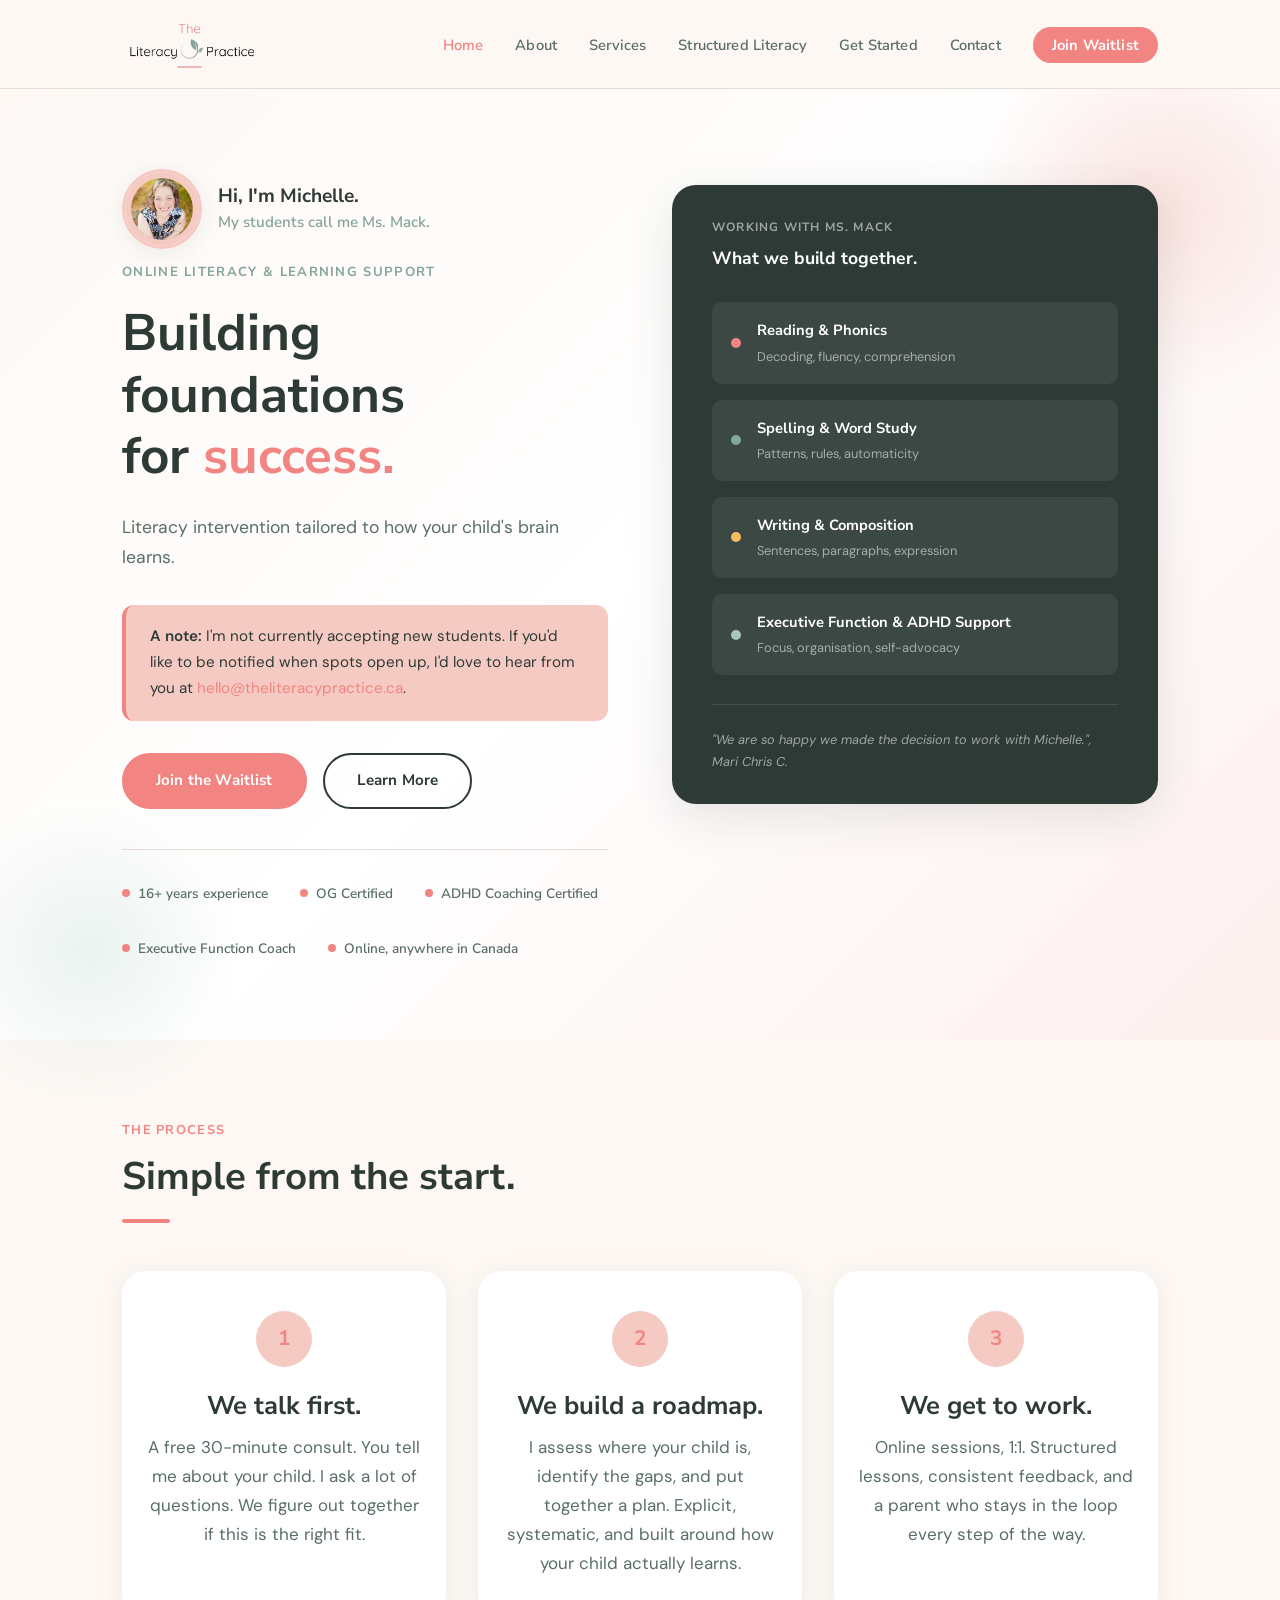
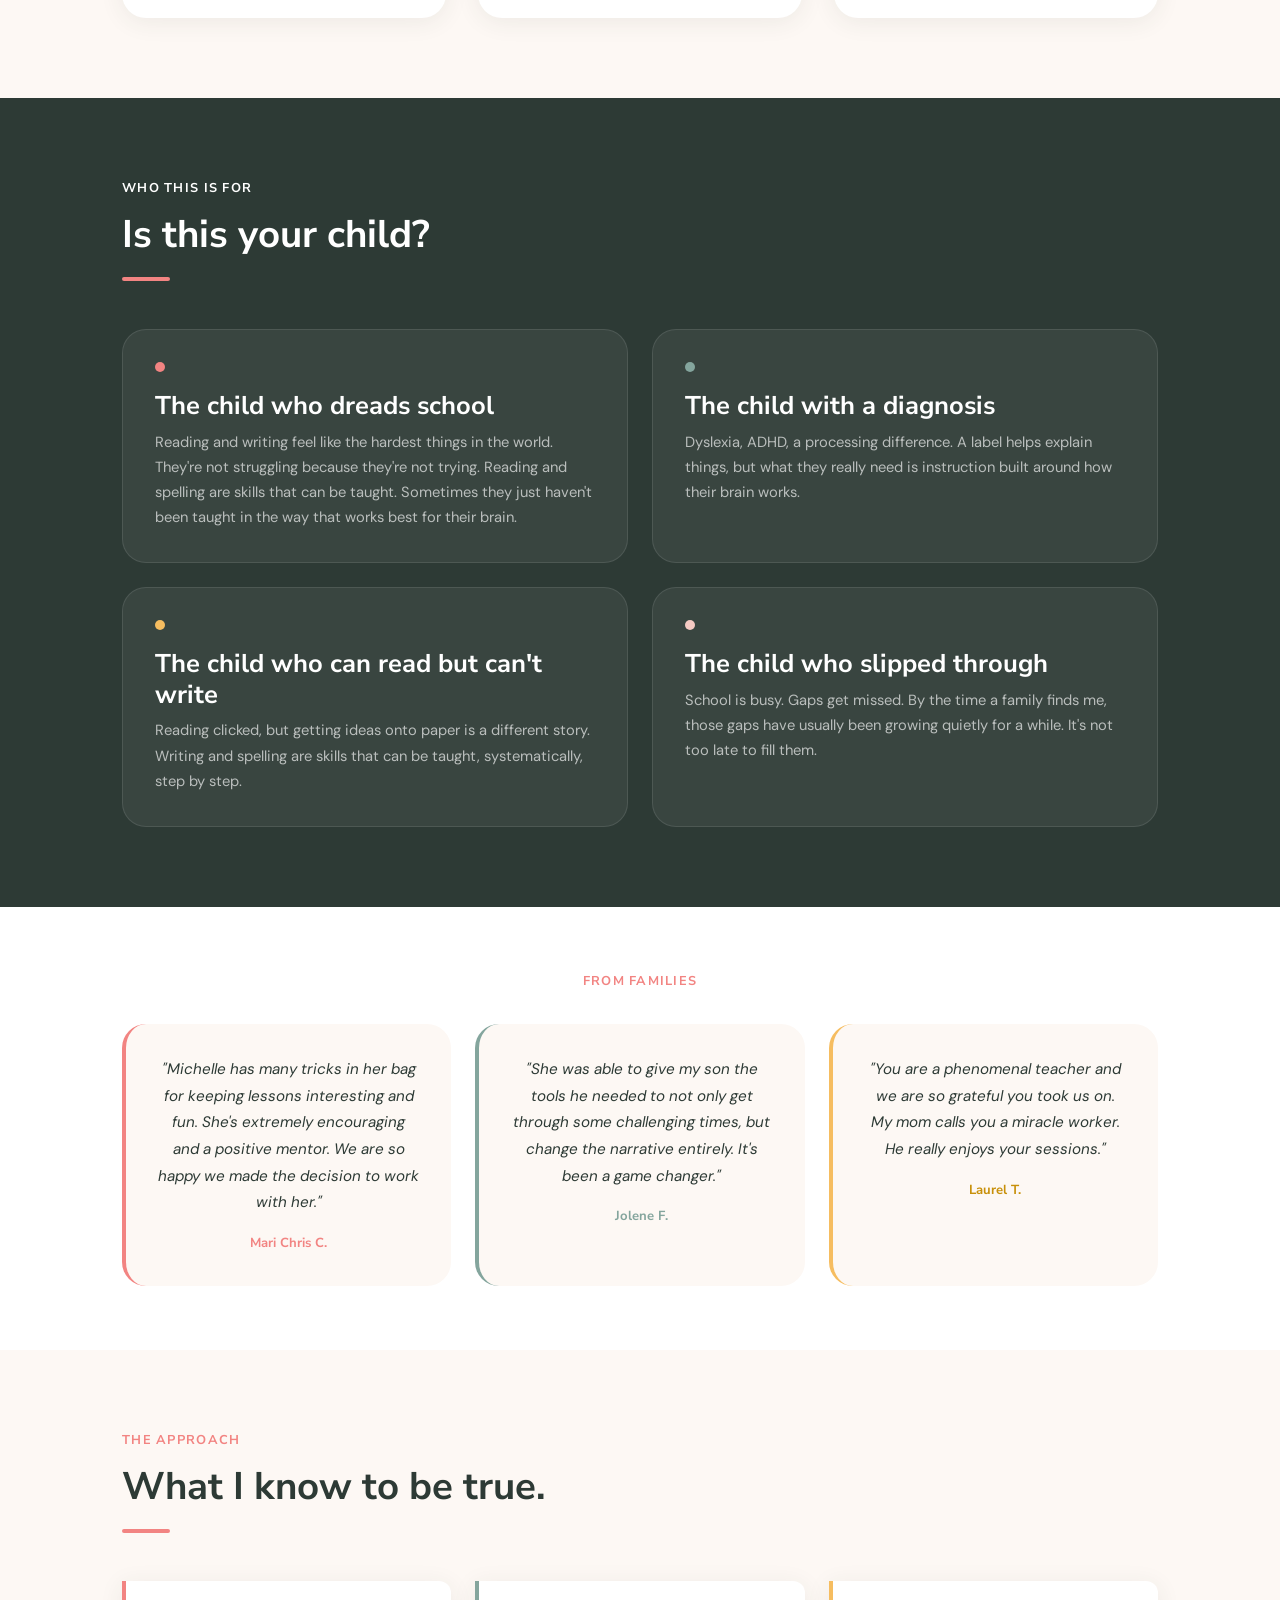
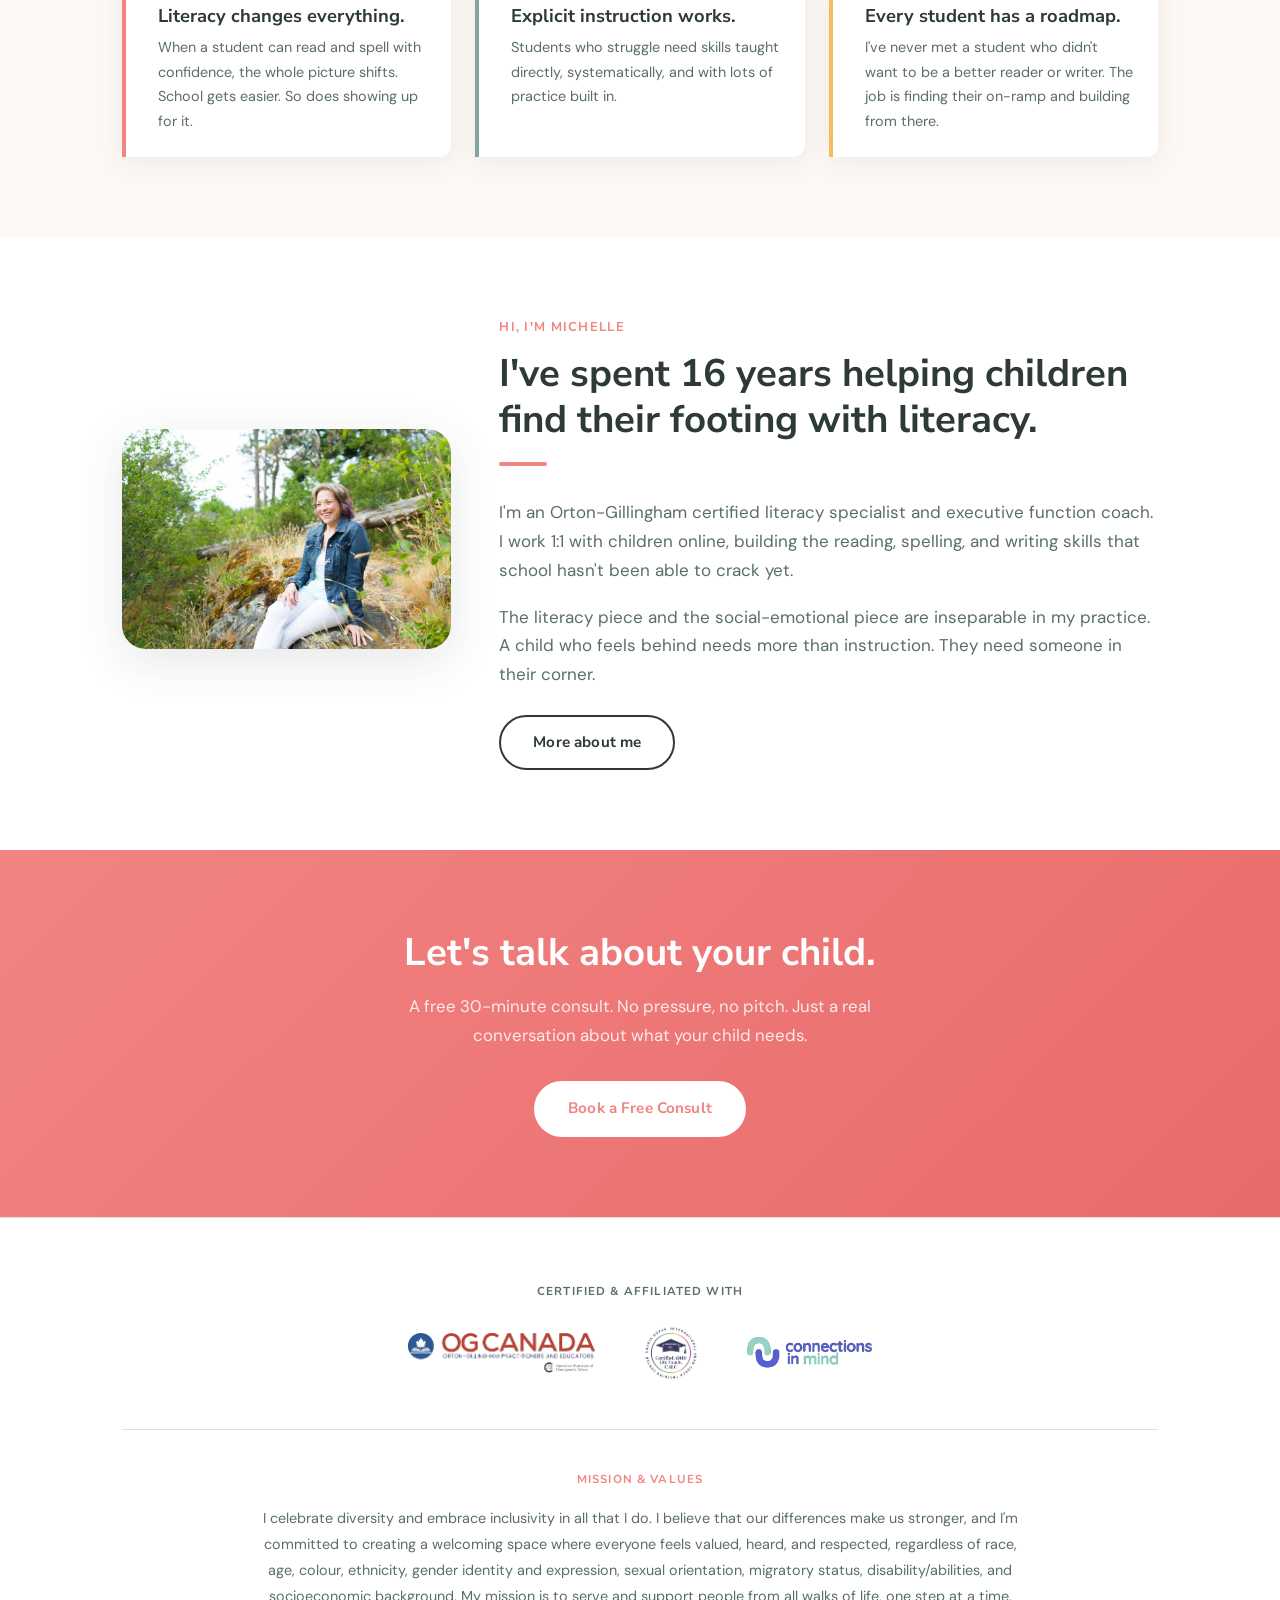
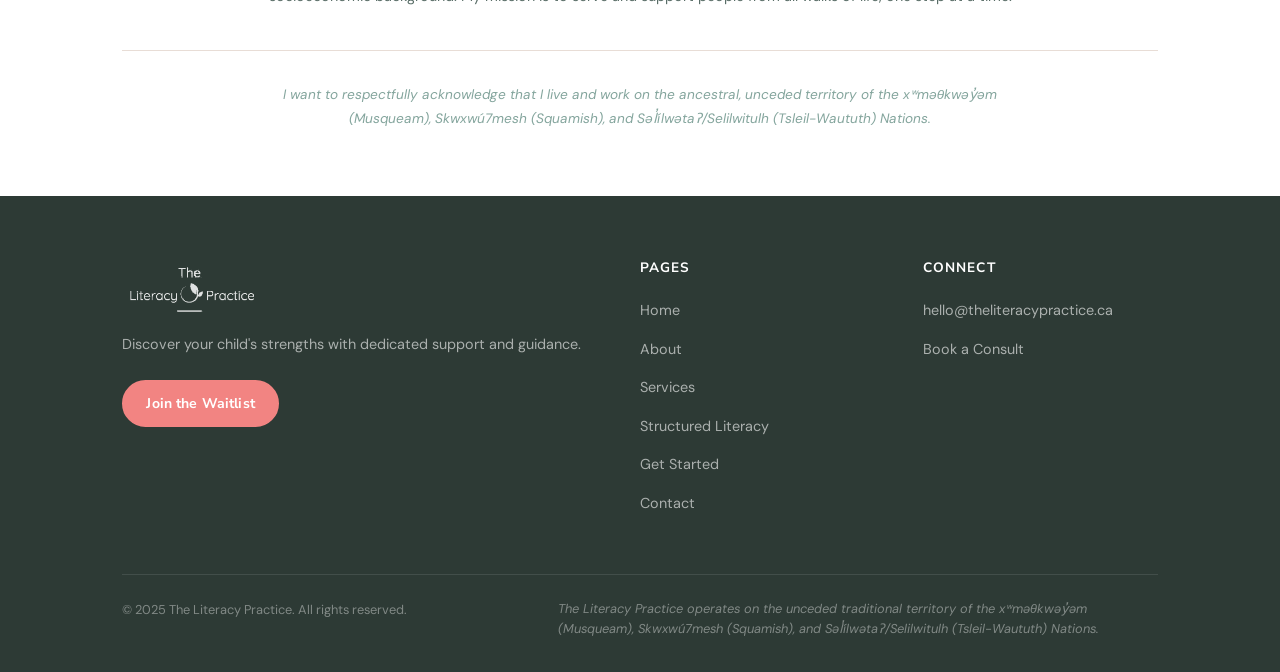
<file: index.html>
<!DOCTYPE html>
<html lang="en">
<head>
<!-- Google tag (gtag.js) -->
<script async src="https://www.googletagmanager.com/gtag/js?id=G-E7SSYEFYR3"></script>
<script>
  window.dataLayer = window.dataLayer || [];
  function gtag(){dataLayer.push(arguments);}
  gtag('js', new Date());
  gtag('config', 'G-E7SSYEFYR3');
</script>
  <meta charset="UTF-8">
  <meta name="viewport" content="width=device-width, initial-scale=1.0">
  <title>The Literacy Practice, Online Literacy &amp; Learning Support</title>
  <meta name="description" content="Explicit, systematic, structured literacy tutoring for students of all ages. Explicit, systematic literacy instruction and ADHD-informed support.">
  <link rel="stylesheet" href="styles.css">
  <style>
    /* ---- Hero ---- */
    .hero {
      padding: 5rem 0 5rem;
      background: linear-gradient(135deg, var(--cream) 0%, #fff 50%, #fdf0ee 100%);
      position: relative;
    }

    .hero::before {
      content: '';
      position: absolute;
      top: -80px; right: -80px;
      width: 400px; height: 400px;
      background: radial-gradient(circle, var(--blush) 0%, transparent 70%);
      opacity: 0.5;
      pointer-events: none;
    }

    .hero::after {
      content: '';
      position: absolute;
      bottom: -60px; left: -60px;
      width: 300px; height: 300px;
      background: radial-gradient(circle, #d6e8e5 0%, transparent 70%);
      opacity: 0.5;
      pointer-events: none;
    }

    .hero-inner {
      display: grid;
      grid-template-columns: 1fr 1fr;
      gap: 4rem;
      align-items: start;
      position: relative;
      z-index: 1;
    }

    .hero-eyebrow {
      font-family: var(--font-head);
      font-size: 0.82rem;
      font-weight: 700;
      letter-spacing: 0.1em;
      text-transform: uppercase;
      color: var(--teal);
      margin-bottom: 1rem;
    }

    .hero h1 { margin-bottom: 1.5rem; }
    .hero h1 span { color: var(--coral); }

    .hero-lead {
      font-size: 1.1rem;
      line-height: 1.75;
      color: var(--text-light);
      margin-bottom: 2rem;
    }

    .hero-actions { display: flex; gap: 1rem; flex-wrap: wrap; align-items: center; }

    .hero-trust {
      margin-top: 2.5rem;
      padding-top: 2rem;
      border-top: 1px solid var(--border);
      display: flex;
      gap: 2rem;
      flex-wrap: wrap;
    }

    .trust-item {
      display: flex;
      align-items: center;
      gap: 0.5rem;
      font-size: 0.85rem;
      font-family: var(--font-head);
      font-weight: 600;
      color: var(--text-light);
    }

    .trust-item .dot {
      width: 8px; height: 8px;
      border-radius: 50%;
      background: var(--coral);
      flex-shrink: 0;
    }

    /* Hero visual */
    .hero-visual {
      position: relative;
      overflow: visible;
    }

    .hero-card-stack {
      position: relative;
    }

    .hcard {
      position: absolute;
      background: white;
      border-radius: var(--radius-lg);
      padding: 1.6rem;
      box-shadow: var(--shadow-lg);
    }

    .hcard-main {
      width: 100%;
      top: 0; left: 0;
      background: var(--dark-green);
      color: white;
      padding: 2rem;
    }

    .hcard-main h3 {
      color: white;
      font-size: 1.1rem;
      margin-bottom: 0.5rem;
    }

    .hcard-main p { color: rgba(255,255,255,0.7); font-size: 0.9rem; margin: 0; }

    .hcard-main .progress-bars { margin-top: 1.5rem; }
    .progress-item { margin-bottom: 1rem; }
    .progress-label {
      display: flex;
      justify-content: space-between;
      font-size: 0.8rem;
      color: rgba(255,255,255,0.7);
      margin-bottom: 0.4rem;
      font-family: var(--font-head);
    }
    .progress-bar {
      height: 6px;
      background: rgba(255,255,255,0.15);
      border-radius: 3px;
      overflow: hidden;
    }
    .progress-fill {
      height: 100%;
      border-radius: 3px;
      animation: fillBar 1.5s ease forwards;
    }
    @keyframes fillBar { from { width: 0; } }
    .fill-coral  { background: var(--coral); }
    .fill-teal   { background: var(--teal); }
    .fill-amber  { background: var(--amber); }

    .hcard-quote {
      width: 75%;
      bottom: 60px; right: -20px;
      background: var(--blush);
    }

    .hcard-quote p {
      font-size: 0.88rem;
      font-style: italic;
      color: var(--dark-green);
      margin-bottom: 0.5rem;
      line-height: 1.6;
    }

    .hcard-quote .attr {
      font-family: var(--font-head);
      font-size: 0.78rem;
      font-weight: 700;
      color: var(--coral);
      margin: 0;
    }

    .hcard-stat {
      width: 44%;
      bottom: 0; left: 20px;
      text-align: center;
    }

    .hcard-stat .big-num {
      font-family: var(--font-head);
      font-size: 2.5rem;
      font-weight: 700;
      color: var(--coral);
      line-height: 1;
    }

    .hcard-stat p { font-size: 0.82rem; color: var(--text-light); margin: 0.3rem 0 0; }

    /* ---- How it works ---- */
    .how-grid {
      display: grid;
      grid-template-columns: repeat(3, 1fr);
      gap: 2rem;
      margin-top: 3rem;
    }

    .how-item {
      text-align: center;
      padding: 2.5rem 1.5rem;
    }

    .how-num {
      width: 56px; height: 56px;
      border-radius: 50%;
      background: var(--blush);
      color: var(--coral);
      font-family: var(--font-head);
      font-weight: 700;
      font-size: 1.3rem;
      display: flex;
      align-items: center;
      justify-content: center;
      margin: 0 auto 1.5rem;
    }

    .how-item h3 { margin-bottom: 0.75rem; }

    /* ---- Who I work with ---- */
    .who-section { background: var(--dark-green); }
    .who-section h2, .who-section .section-label { color: white; }
    .who-section .divider { background: var(--coral); }

    .who-grid {
      display: grid;
      grid-template-columns: repeat(2, 1fr);
      gap: 1.5rem;
      margin-top: 3rem;
    }

    .who-card {
      background: rgba(255,255,255,0.06);
      border: 1px solid rgba(255,255,255,0.1);
      border-radius: var(--radius-lg);
      padding: 2rem;
      transition: background 0.2s;
    }

    .who-card:hover { background: rgba(255,255,255,0.1); }

    .who-card .icon {
      font-size: 2rem;
      margin-bottom: 1rem;
    }

    .who-card h3 { color: white; margin-bottom: 0.5rem; }
    .who-card p  { color: rgba(255,255,255,0.65); font-size: 0.92rem; margin: 0; }

    /* ---- Testimonial strip ---- */
    .testimonial-strip {
      background: white;
      padding: 4rem 0;
      text-align: center;
    }

    .testimonial-quote {
      font-size: clamp(1.1rem, 2.5vw, 1.5rem);
      font-family: var(--font-head);
      font-weight: 500;
      color: var(--dark-green);
      font-style: italic;
      max-width: 760px;
      margin: 0 auto 1.5rem;
      line-height: 1.6;
    }

    .testimonial-attr {
      font-size: 0.9rem;
      font-family: var(--font-head);
      font-weight: 700;
      color: var(--coral);
    }

    /* ---- What I believe ---- */
    .belief-grid {
      display: grid;
      grid-template-columns: repeat(3, 1fr);
      gap: 1.5rem;
      margin-top: 3rem;
    }

    .belief-card {
      border-left: 4px solid var(--coral);
      padding: 1.5rem 1.5rem 1.5rem 2rem;
      background: white;
      border-radius: 0 var(--radius) var(--radius) 0;
      box-shadow: var(--shadow);
    }

    .belief-card:nth-child(2) { border-color: var(--teal); }
    .belief-card:nth-child(3) { border-color: var(--amber); }

    .belief-card h4 { margin-bottom: 0.5rem; }
    .belief-card p  { font-size: 0.9rem; margin: 0; }

    /* ---- CTA Banner ---- */
    .cta-banner {
      background: linear-gradient(135deg, var(--coral), #e86b6b);
      padding: 5rem 0;
      text-align: center;
    }

    .cta-banner h2 { color: white; margin-bottom: 1rem; }
    .cta-banner p  { color: rgba(255,255,255,0.85); font-size: 1.05rem; margin-bottom: 2rem; max-width: 540px; margin-left: auto; margin-right: auto; }
    .cta-banner .btn { background: white; color: var(--coral); border-color: white; }
    .cta-banner .btn:hover { background: var(--dark-green); color: white; border-color: var(--dark-green); }


    /* ---- Testimonials ---- */
    .testi-grid {
      display: grid;
      grid-template-columns: repeat(3, 1fr);
      gap: 1.5rem;
      margin-top: 2rem;
    }

    .testi-card {
      background: var(--cream);
      border-radius: var(--radius-lg);
      padding: 2rem;
      border-left: 4px solid var(--coral);
    }

    .testi-card:nth-child(2) { border-color: var(--teal); }
    .testi-card:nth-child(3) { border-color: var(--amber); }

    .testi-quote {
      font-style: italic;
      font-size: 0.95rem;
      color: var(--dark-green);
      line-height: 1.75;
      margin-bottom: 1rem;
    }

    .testi-attr {
      font-family: var(--font-head);
      font-size: 0.82rem;
      font-weight: 700;
      color: var(--coral);
      margin: 0;
    }

    .testi-card:nth-child(2) .testi-attr { color: var(--teal); }
    .testi-card:nth-child(3) .testi-attr { color: #c8900a; }

    @media (max-width: 900px) {
      .testi-grid { grid-template-columns: 1fr; }
    }

    @media (max-width: 900px) {
      .hero-inner     { grid-template-columns: 1fr; }
      .hero-visual    { display: none; }
      .how-grid       { grid-template-columns: 1fr; }
      .who-grid       { grid-template-columns: 1fr; }
      .belief-grid    { grid-template-columns: 1fr; }
    }
  @media (max-width: 768px) {
      .intro-grid { grid-template-columns: 1fr !important; }
      .intro-grid img { max-width: 220px !important; margin: 0 auto; display: block; }
    }
    
    /* ---- Mobile nav open state ---- */
    @media (max-width: 768px) {
      .nav-links {
        display: none;
        flex-direction: column;
        gap: 0;
      }
      .nav-links.open {
        display: flex;
        position: absolute;
        top: 100%;
        left: 0;
        right: 0;
        background: #fdf8f4;
        border-bottom: 1px solid #e8ddd6;
        padding: 1rem 2rem 1.5rem;
        z-index: 999;
      }
      .nav-links.open li a {
        display: block;
        padding: 0.7rem 0;
        border-bottom: 1px solid #e8ddd6;
        color: #2d3a35;
        font-family: 'Nunito Sans', sans-serif;
        font-weight: 600;
        font-size: 1rem;
      }
      .nav-toggle {
        display: flex !important;
      }
      .nav-cta {
        display: none;
      }
    }

    </style>
  <link rel="icon" type="image/x-icon" href="favicon.ico">
  <link rel="shortcut icon" href="favicon.ico">
</head>
<body>

<div id="nav-placeholder"></div>

<!-- HERO -->
<section class="hero">
  <div class="container">
    <div class="hero-inner">
      <div class="hero-content">
        <div style="display:flex;align-items:center;gap:1rem;margin-bottom:0.75rem;">
          <img src="michelle.png" alt="Michelle McIntosh" style="width:80px;height:80px;border-radius:50%;object-fit:cover;border:3px solid var(--blush);flex-shrink:0;box-shadow:var(--shadow);">
          <p style="font-family:var(--font-head);font-size:1.2rem;font-weight:700;color:var(--dark-green);margin:0;line-height:1.3;">Hi, I'm Michelle.<br><span style="font-weight:600;color:var(--teal);font-size:0.95rem;">My students call me Ms. Mack.</span></p>
        </div>
        <p class="hero-eyebrow" style="margin-bottom:1.25rem;">Online Literacy &amp; Learning Support</p>
        <h1>Building foundations<br>for <span>success.</span></h1>
        <p class="hero-lead">
          Literacy intervention tailored to how your child's brain learns.
        </p>
        <div style="background:var(--blush);border-left:4px solid var(--coral);border-radius:var(--radius);padding:1.2rem 1.5rem;margin-bottom:2rem;">
        <p style="color:var(--dark-green);font-size:0.95rem;margin:0;"><strong>A note:</strong> I'm not currently accepting new students. If you'd like to be notified when spots open up, I'd love to hear from you at <a href="mailto:hello@theliteracypractice.ca">hello@theliteracypractice.ca</a>.</p>
      </div>
        <div class="hero-actions">
          <a href="mailto:hello@theliteracypractice.ca?subject=Waitlist%20Request" class="btn btn-primary">Join the Waitlist</a>
          <a href="services.html" class="btn btn-secondary">Learn More</a>
        </div>
        <div class="hero-trust">
          <div class="trust-item"><span class="dot"></span> 16+ years experience</div>
          <div class="trust-item"><span class="dot"></span> OG Certified</div>
          <div class="trust-item"><span class="dot"></span> ADHD Coaching Certified</div>
          <div class="trust-item"><span class="dot"></span> Executive Function Coach</div>
          <div class="trust-item"><span class="dot"></span> Online, anywhere in Canada</div>
        </div>
      </div>
      <div class="hero-visual">
        <div class="hcard" style="background:var(--dark-green);padding:2rem 2.5rem;width:100%;margin-top:1rem;">
          <p style="color:rgba(255,255,255,0.55);font-size:0.75rem;font-family:var(--font-head);font-weight:700;letter-spacing:0.1em;text-transform:uppercase;margin-bottom:0.4rem;">Working with Ms. Mack</p>
          <p style="color:white;font-size:1.1rem;font-family:var(--font-head);font-weight:700;margin-bottom:1.8rem;">What we build together.</p>
          <div style="display:flex;flex-direction:column;gap:1rem;">
            <div style="display:flex;align-items:center;gap:1rem;padding:1rem 1.2rem;background:rgba(255,255,255,0.07);border-radius:10px;">
              <span style="width:10px;height:10px;border-radius:50%;background:var(--coral);flex-shrink:0;"></span>
              <div>
                <p style="color:white;font-family:var(--font-head);font-weight:700;font-size:0.92rem;margin:0 0 0.15rem;">Reading &amp; Phonics</p>
                <p style="color:rgba(255,255,255,0.55);font-size:0.8rem;margin:0;">Decoding, fluency, comprehension</p>
              </div>
            </div>
            <div style="display:flex;align-items:center;gap:1rem;padding:1rem 1.2rem;background:rgba(255,255,255,0.07);border-radius:10px;">
              <span style="width:10px;height:10px;border-radius:50%;background:var(--teal);flex-shrink:0;"></span>
              <div>
                <p style="color:white;font-family:var(--font-head);font-weight:700;font-size:0.92rem;margin:0 0 0.15rem;">Spelling &amp; Word Study</p>
                <p style="color:rgba(255,255,255,0.55);font-size:0.8rem;margin:0;">Patterns, rules, automaticity</p>
              </div>
            </div>
            <div style="display:flex;align-items:center;gap:1rem;padding:1rem 1.2rem;background:rgba(255,255,255,0.07);border-radius:10px;">
              <span style="width:10px;height:10px;border-radius:50%;background:var(--amber);flex-shrink:0;"></span>
              <div>
                <p style="color:white;font-family:var(--font-head);font-weight:700;font-size:0.92rem;margin:0 0 0.15rem;">Writing &amp; Composition</p>
                <p style="color:rgba(255,255,255,0.55);font-size:0.8rem;margin:0;">Sentences, paragraphs, expression</p>
              </div>
            </div>
            <div style="display:flex;align-items:center;gap:1rem;padding:1rem 1.2rem;background:rgba(255,255,255,0.07);border-radius:10px;">
              <span style="width:10px;height:10px;border-radius:50%;background:#a8c5bf;flex-shrink:0;"></span>
              <div>
                <p style="color:white;font-family:var(--font-head);font-weight:700;font-size:0.92rem;margin:0 0 0.15rem;">Executive Function &amp; ADHD Support</p>
                <p style="color:rgba(255,255,255,0.55);font-size:0.8rem;margin:0;">Focus, organisation, self-advocacy</p>
              </div>
            </div>
          </div>
          <div style="margin-top:1.8rem;padding-top:1.5rem;border-top:1px solid rgba(255,255,255,0.1);">
            <p style="color:rgba(255,255,255,0.55);font-size:0.8rem;font-style:italic;margin:0;">"We are so happy we made the decision to work with Michelle.", Mari Chris C.</p>
          </div>
        </div>
      </div>
    </div>
  </div>
</section>

<!-- HOW IT WORKS -->
<section>
  <div class="container">
    <p class="section-label">The Process</p>
    <h2>Simple from the start.</h2>
    <div class="divider"></div>
    <div class="how-grid">
      <div class="how-item card">
        <div class="how-num">1</div>
        <h3>We talk first.</h3>
        <p>A free 30-minute consult. You tell me about your child. I ask a lot of questions. We figure out together if this is the right fit.</p>
      </div>
      <div class="how-item card">
        <div class="how-num">2</div>
        <h3>We build a roadmap.</h3>
        <p>I assess where your child is, identify the gaps, and put together a plan. Explicit, systematic, and built around how your child actually learns.</p>
      </div>
      <div class="how-item card">
        <div class="how-num">3</div>
        <h3>We get to work.</h3>
        <p>Online sessions, 1:1. Structured lessons, consistent feedback, and a parent who stays in the loop every step of the way.</p>
      </div>
    </div>
  </div>
</section>

<!-- WHO I WORK WITH -->
<section class="who-section">
  <div class="container">
    <p class="section-label">Who This Is For</p>
    <h2>Is this your child?</h2>
    <div class="divider"></div>
    <div class="who-grid">
      <div class="who-card">
        <div class="who-marker marker-1"></div>
        <h3>The child who dreads school</h3>
        <p>Reading and writing feel like the hardest things in the world. They're not struggling because they're not trying. Reading and spelling are skills that can be taught. Sometimes they just haven't been taught in the way that works best for their brain.</p>
      </div>
      <div class="who-card">
        <div class="who-marker marker-2"></div>
        <h3>The child with a diagnosis</h3>
        <p>Dyslexia, ADHD, a processing difference. A label helps explain things, but what they really need is instruction built around how their brain works.</p>
      </div>
      <div class="who-card">
        <div class="who-marker marker-3"></div>
        <h3>The child who can read but can't write</h3>
        <p>Reading clicked, but getting ideas onto paper is a different story. Writing and spelling are skills that can be taught, systematically, step by step.</p>
      </div>
      <div class="who-card">
        <div class="who-marker marker-4"></div>
        <h3>The child who slipped through</h3>
        <p>School is busy. Gaps get missed. By the time a family finds me, those gaps have usually been growing quietly for a while. It's not too late to fill them.</p>
      </div>
    </div>
  </div>
</section>

<!-- TESTIMONIALS -->
<section class="testimonial-strip">
  <div class="container">
    <p class="section-label" style="text-align:center;">From Families</p>
    <div class="testi-grid">
      <div class="testi-card">
        <p class="testi-quote">"Michelle has many tricks in her bag for keeping lessons interesting and fun. She's extremely encouraging and a positive mentor. We are so happy we made the decision to work with her."</p>
        <p class="testi-attr">Mari Chris C.</p>
      </div>
      <div class="testi-card">
        <p class="testi-quote">"She was able to give my son the tools he needed to not only get through some challenging times, but change the narrative entirely. It's been a game changer."</p>
        <p class="testi-attr">Jolene F.</p>
      </div>
      <div class="testi-card">
        <p class="testi-quote">"You are a phenomenal teacher and we are so grateful you took us on. My mom calls you a miracle worker. He really enjoys your sessions."</p>
        <p class="testi-attr">Laurel T.</p>
      </div>
    </div>
  </div>
</section>

<!-- WHAT I BELIEVE -->
<section style="background:var(--cream);">
  <div class="container">
    <p class="section-label">The Approach</p>
    <h2>What I know to be true.</h2>
    <div class="divider"></div>
    <div class="belief-grid">
      <div class="belief-card">
        <h4>Literacy changes everything.</h4>
        <p>When a student can read and spell with confidence, the whole picture shifts. School gets easier. So does showing up for it.</p>
      </div>
      <div class="belief-card">
        <h4>Explicit instruction works.</h4>
        <p>Students who struggle need skills taught directly, systematically, and with lots of practice built in.</p>
      </div>
      <div class="belief-card">
        <h4>Every student has a roadmap.</h4>
        <p>I've never met a student who didn't want to be a better reader or writer. The job is finding their on-ramp and building from there.</p>
      </div>
    </div>
  </div>
</section>

<!-- MICHELLE INTRO -->
<section style="background:white; padding:5rem 0;">
  <div class="container">
    <div style="display:grid;grid-template-columns:1fr 2fr;gap:3rem;align-items:center;" class="intro-grid">
      <div style="text-align:center;">
        <img src="michelle2.jpg" alt="Michelle McIntosh" style="width:100%;max-width:340px;border-radius:var(--radius-lg);object-fit:cover;box-shadow:var(--shadow-lg);min-width:200px;">
      </div>
      <div>
        <p class="section-label">Hi, I'm Michelle</p>
        <h2>I've spent 16 years helping children find their footing with literacy.</h2>
        <div class="divider"></div>
        <p>I'm an Orton-Gillingham certified literacy specialist and executive function coach. I work 1:1 with children online, building the reading, spelling, and writing skills that school hasn't been able to crack yet.</p>
        <p>The literacy piece and the social-emotional piece are inseparable in my practice. A child who feels behind needs more than instruction. They need someone in their corner.</p>
        <a href="about.html" class="btn btn-secondary" style="margin-top:0.5rem;">More about me</a>
      </div>
    </div>
  </div>
</section>

<!-- CTA BANNER -->
<section class="cta-banner">
  <div class="container--narrow">
    <h2>Let's talk about your child.</h2>
    <p>A free 30-minute consult. No pressure, no pitch. Just a real conversation about what your child needs.</p>
    <a href="get-started.html" class="btn">Book a Free Consult</a>
  </div>
</section>

<!-- PRE-FOOTER: Credentials, Mission, Land Acknowledgement -->
<section style="background:white;padding:4rem 0;border-top:1px solid var(--border);">
  <div class="container">

    <!-- Credential logos -->
    <div style="text-align:center;margin-bottom:3rem;">
      <p style="font-family:var(--font-head);font-size:0.72rem;font-weight:700;letter-spacing:0.1em;text-transform:uppercase;color:var(--text-light);margin-bottom:1.5rem;">Certified &amp; affiliated with</p>
      <div style="display:flex;align-items:center;justify-content:center;gap:3rem;flex-wrap:wrap;">
        <img src="logo-og.png" alt="OG Canada" style="height:40px;width:auto;opacity:0.85;">
        <img src="logo-calc.png" alt="Certified ADHD Life Coach, CALC" style="height:56px;width:auto;opacity:0.85;">
        <img src="logo-cim.png" alt="Connections in Mind" style="height:32px;width:auto;opacity:0.85;">
      </div>
    </div>

    <!-- Divider -->
    <div style="border-top:1px solid var(--border);margin-bottom:2.5rem;"></div>

    <!-- Mission & Values -->
    <div style="max-width:780px;margin:0 auto 2.5rem;text-align:center;">
      <p style="font-family:var(--font-head);font-size:0.72rem;font-weight:700;letter-spacing:0.1em;text-transform:uppercase;color:var(--coral);margin-bottom:1rem;">Mission &amp; Values</p>
      <p style="font-size:0.9rem;color:var(--text-light);line-height:1.8;margin:0;">I celebrate diversity and embrace inclusivity in all that I do. I believe that our differences make us stronger, and I'm committed to creating a welcoming space where everyone feels valued, heard, and respected, regardless of race, age, colour, ethnicity, gender identity and expression, sexual orientation, migratory status, disability/abilities, and socioeconomic background. My mission is to serve and support people from all walks of life, one step at a time.</p>
    </div>

    <!-- Divider -->
    <div style="border-top:1px solid var(--border);margin-bottom:2rem;"></div>

    <!-- Land Acknowledgement -->
    <div style="max-width:780px;margin:0 auto;text-align:center;">
      <p style="font-size:0.85rem;color:var(--teal);font-style:italic;line-height:1.8;margin:0;">I want to respectfully acknowledge that I live and work on the ancestral, unceded territory of the xʷməθkwəy̓əm (Musqueam), Skwxwú7mesh (Squamish), and Səl̓ílwətaʔ/Selilwitulh (Tsleil-Waututh) Nations.</p>
    </div>

  </div>
</section>
<div id="footer-placeholder"></div>

<script>
// =============================================
// THE LITERACY PRACTICE - Shared Components
// =============================================

function getNavHTML(activePage) {
  const pages = [
    { href: 'index.html',               label: 'Home' },
    { href: 'about.html',               label: 'About' },
    { href: 'services.html',            label: 'Services' },
    { href: 'structured-literacy.html', label: 'Structured Literacy' },
    { href: 'get-started.html',         label: 'Get Started' },
    { href: 'contact.html',             label: 'Contact' },
  ];

  const links = pages.map(p => {
    const active = p.label === activePage ? ' class="active"' : '';
    return `<li><a href="${p.href}"${active}>${p.label}</a></li>`;
  }).join('');

  return `
  <nav>
    <div class="nav-inner">
      <a href="index.html" class="nav-logo"><img src="logo.png" alt="The Literacy Practice" style="height:56px;width:auto;"></a>
      <ul class="nav-links" id="navLinks">
        ${links}
        <li><a href="mailto:hello@theliteracypractice.ca?subject=Waitlist%20Request" class="nav-cta">Join Waitlist</a></li>
      </ul>
      <button class="nav-toggle" id="navToggle" aria-label="Toggle menu">
        <span></span><span></span><span></span>
      </button>
    </div>
  </nav>`;
}

function getFooterHTML() {
  return `
  <footer>
    <div class="container">
      <div class="footer-grid">
                                <div class="footer-brand">
          <a href="index.html" class="nav-logo"><img src="logo.png" alt="The Literacy Practice" style="height:56px;width:auto;filter:brightness(0) invert(1);opacity:0.85;"></a>
          <p style="margin-top:1rem;margin-bottom:1.5rem;">Discover your child's strengths with dedicated support and guidance.</p>
          <a href="mailto:hello@theliteracypractice.ca?subject=Waitlist%20Request" class="btn btn-primary" style="font-size:0.88rem;padding:0.6rem 1.4rem;">Join the Waitlist</a>
        </div>
        <div class="footer-col">
          <h4>Pages</h4>
          <ul>
            <li><a href="index.html">Home</a></li>
            <li><a href="about.html">About</a></li>
            <li><a href="services.html">Services</a></li>
            <li><a href="structured-literacy.html">Structured Literacy</a></li>
            <li><a href="get-started.html">Get Started</a></li>
            <li><a href="contact.html">Contact</a></li>
          </ul>
        </div>
        <div class="footer-col">
          <h4>Connect</h4>
          <ul>
            <li><a href="mailto:hello@theliteracypractice.ca">hello@theliteracypractice.ca</a></li>
            <li><a href="get-started.html">Book a Consult</a></li>
          </ul>
        </div>
      </div>
                  <div class="footer-bottom">
        <p>© 2025 The Literacy Practice. All rights reserved.</p>
        <p class="land-ack">The Literacy Practice operates on the unceded traditional territory of the xʷməθkwəy̓əm (Musqueam), Skwxwú7mesh (Squamish), and Səl̓ílwətaʔ/Selilwitulh (Tsleil-Waututh) Nations.</p>
      </div>
    </div>
  </footer>`;
}

</script>
<script>
  document.getElementById('nav-placeholder').innerHTML = getNavHTML('Home');
  document.getElementById('footer-placeholder').innerHTML = getFooterHTML();
  var t = document.getElementById('navToggle');
  var n = document.getElementById('navLinks');
  if (t && n) {
    t.addEventListener('click', function() {
      n.classList.toggle('open');
    });
  }
</script>
</body>
</html>
</file>
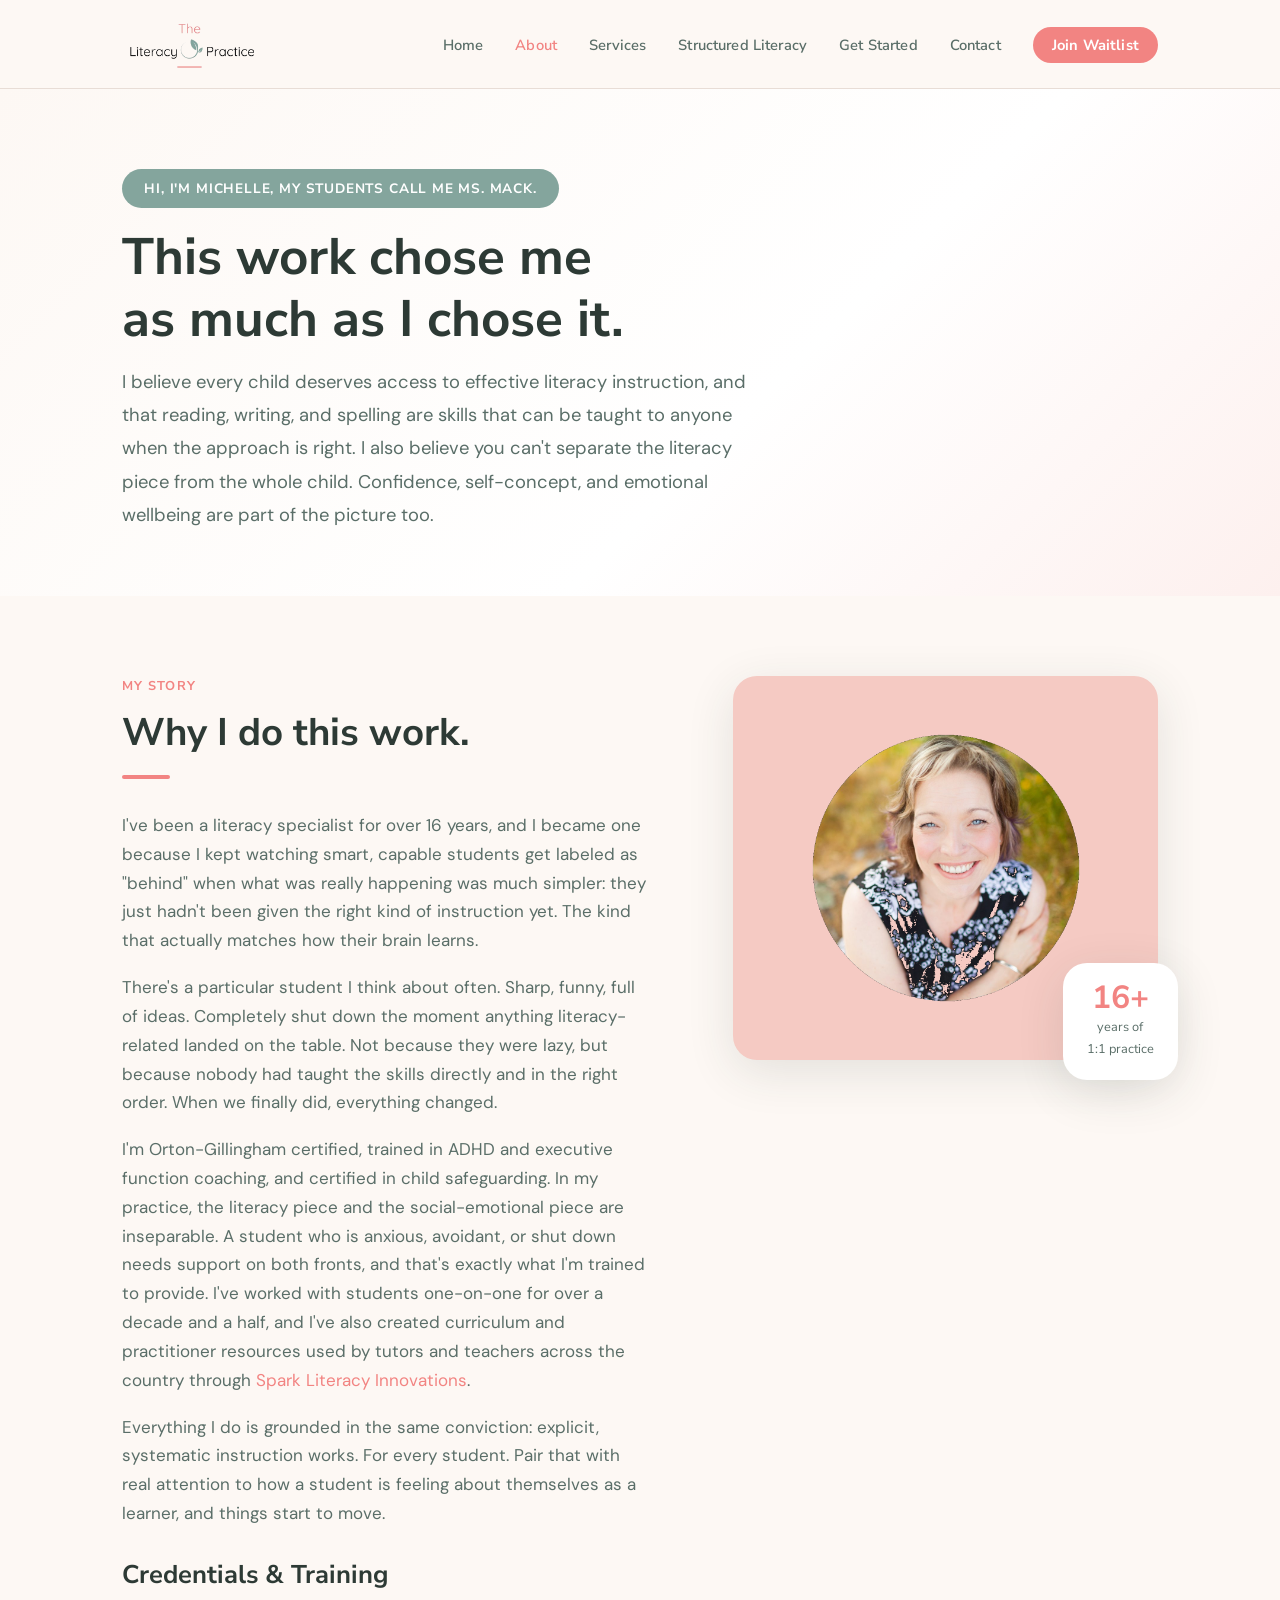
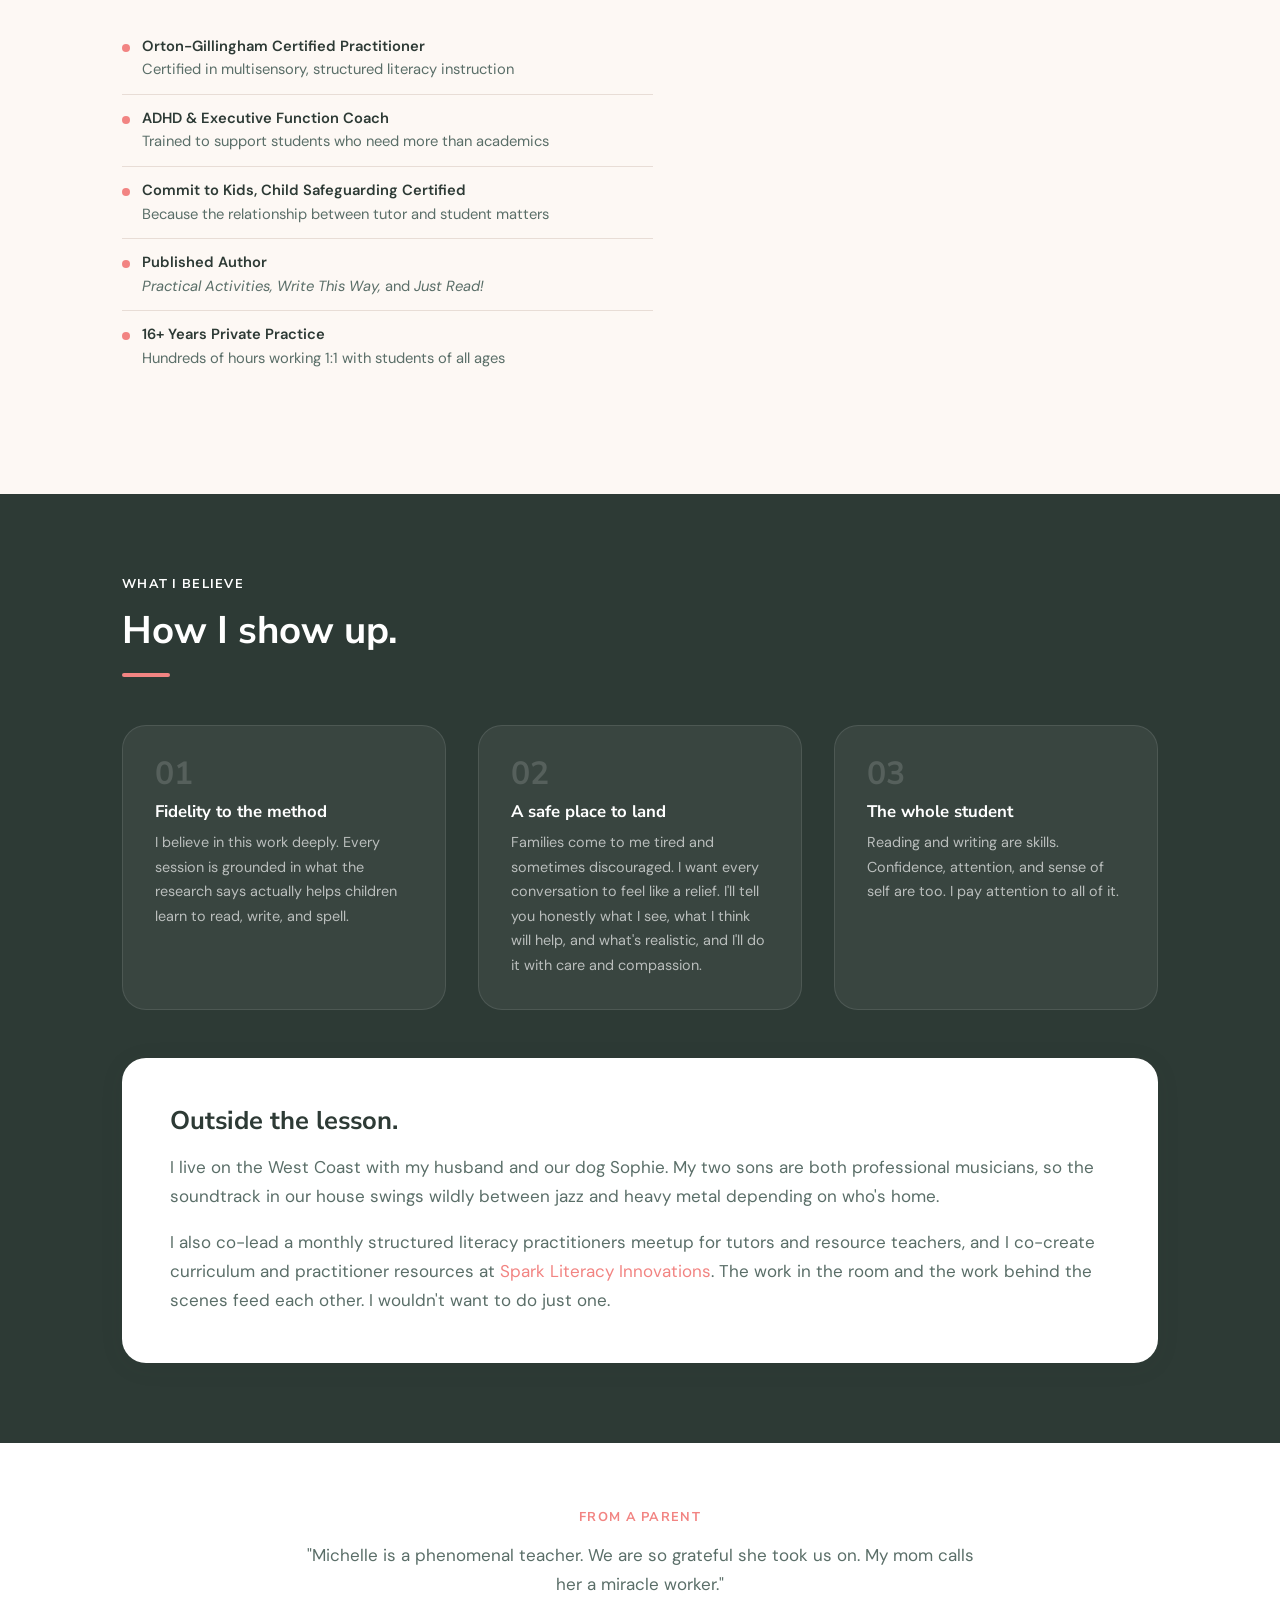
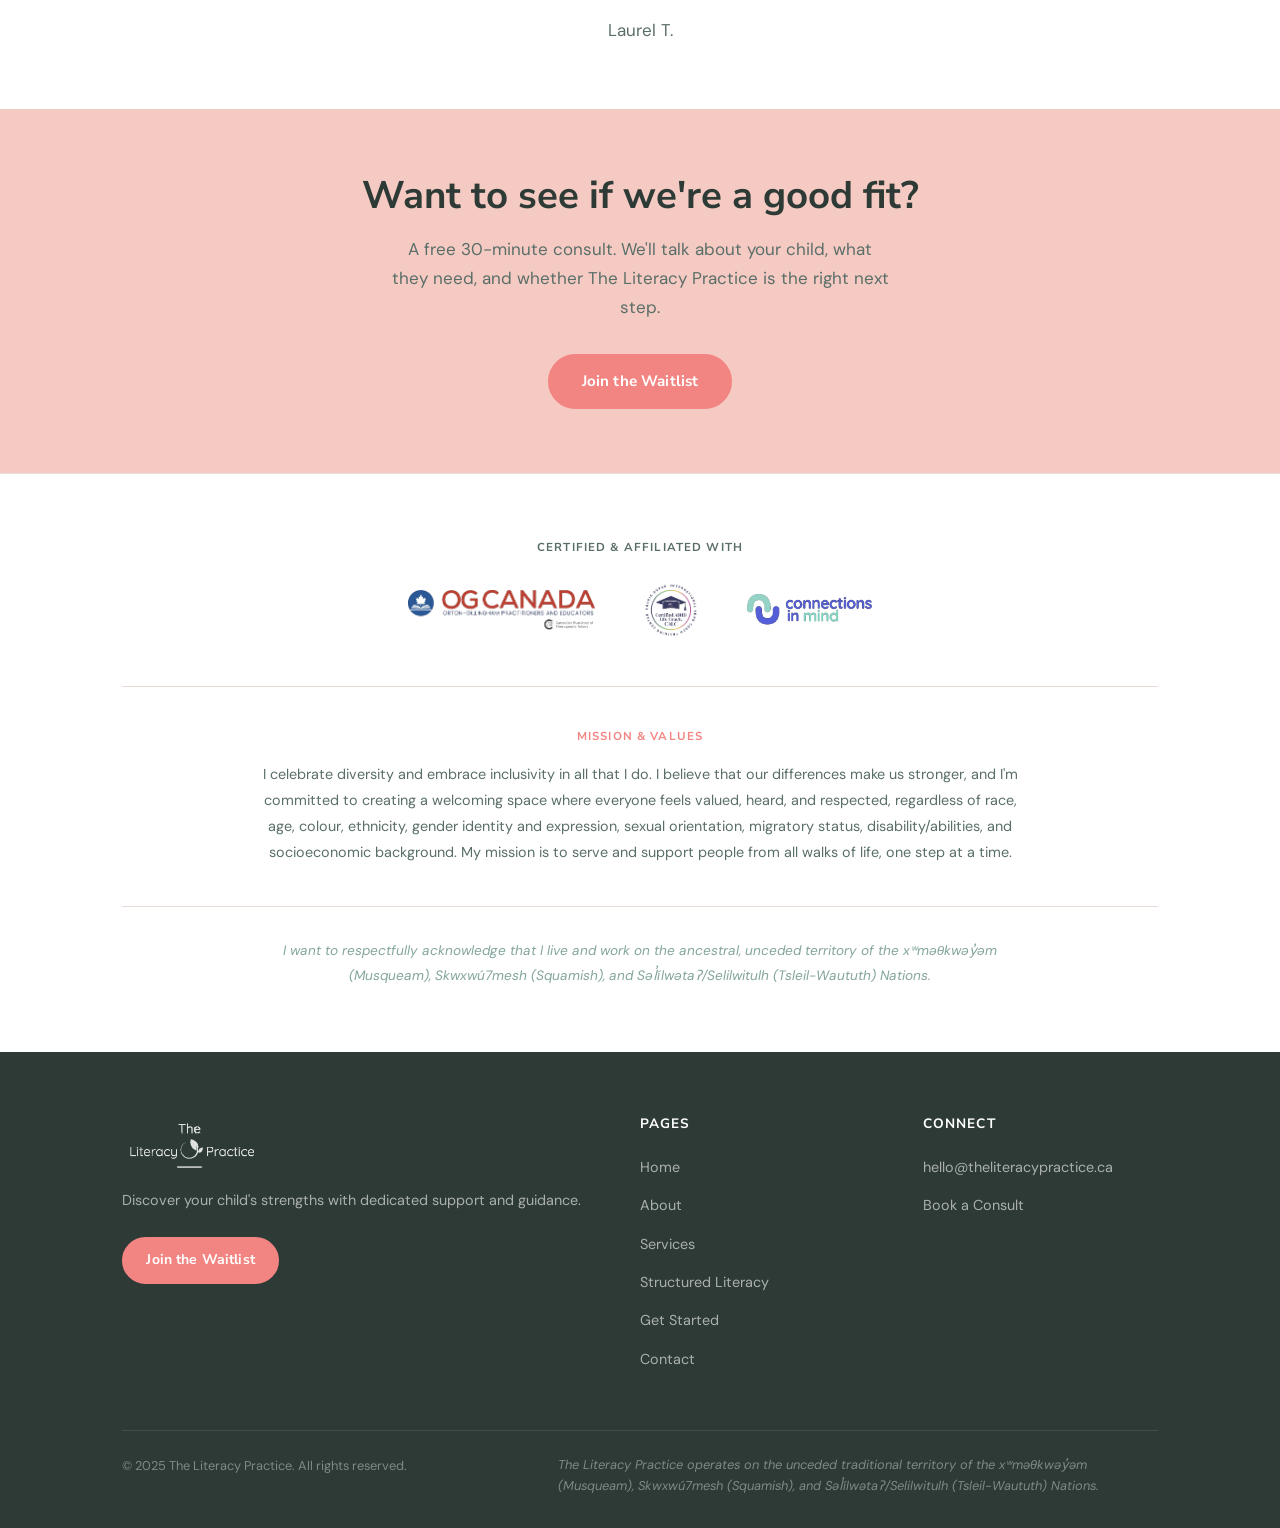
<file: about.html>
<!DOCTYPE html>
<html lang="en">
<head>
<!-- Google tag (gtag.js) -->
<script async src="https://www.googletagmanager.com/gtag/js?id=G-E7SSYEFYR3"></script>
<script>
  window.dataLayer = window.dataLayer || [];
  function gtag(){dataLayer.push(arguments);}
  gtag('js', new Date());
  gtag('config', 'G-E7SSYEFYR3');
</script>
  <meta charset="UTF-8">
  <meta name="viewport" content="width=device-width, initial-scale=1.0">
  <title>About, The Literacy Practice</title>
  <meta name="description" content="Meet Michelle McIntosh, OG-certified literacy specialist with 16+ years of experience supporting students with reading, writing, and ADHD.">
  <link rel="stylesheet" href="styles.css">
  <style>
    .page-hero {
      padding: 5rem 0 4rem;
      background: linear-gradient(135deg, var(--cream), #fff 60%, #fdf0ee);
    }

    .page-hero .chip { margin-bottom: 1.2rem; }
    .page-hero h1   { margin-bottom: 1rem; }
    .page-hero p.lead {
      font-size: 1.15rem;
      line-height: 1.8;
      max-width: 640px;
      color: var(--text-light);
    }

    /* About grid */
    .about-grid {
      display: grid;
      grid-template-columns: 5fr 4fr;
      gap: 5rem;
      align-items: start;
    }

    .about-image-block {
      position: relative;
    }

    .about-photo-placeholder {
      width: 100%;
      aspect-ratio: 4/5;
      background: linear-gradient(135deg, var(--blush), var(--teal));
      border-radius: var(--radius-lg);
      display: flex;
      align-items: center;
      justify-content: center;
      font-size: 5rem;
      box-shadow: var(--shadow-lg);
    }

    .about-badge {
      position: absolute;
      bottom: -20px;
      right: -20px;
      background: white;
      border-radius: var(--radius-lg);
      padding: 1.2rem 1.5rem;
      box-shadow: var(--shadow-lg);
      text-align: center;
    }

    .about-badge .num {
      font-family: var(--font-head);
      font-size: 2rem;
      font-weight: 700;
      color: var(--coral);
      line-height: 1;
    }

    .about-badge p {
      font-size: 0.8rem;
      font-family: var(--font-head);
      color: var(--text-light);
      margin: 0.2rem 0 0;
    }

    /* Credentials */
    .cred-list {
      list-style: none;
      margin: 2rem 0;
    }

    .cred-list li {
      display: flex;
      align-items: flex-start;
      gap: 0.75rem;
      padding: 0.75rem 0;
      border-bottom: 1px solid var(--border);
    }

    .cred-list li:last-child { border-bottom: none; }

    .cred-dot {
      width: 8px; height: 8px;
      border-radius: 50%;
      background: var(--coral);
      flex-shrink: 0;
      margin-top: 0.55rem;
    }

    .cred-list li span {
      font-size: 0.92rem;
      color: var(--text-light);
      line-height: 1.6;
    }

    .cred-list li strong {
      display: block;
      color: var(--dark-green);
      font-weight: 600;
    }

    /* Values section */
    .values-section { background: var(--dark-green); }
    .values-section h2, .values-section .section-label { color: white; }
    .values-section .divider { background: var(--coral); }

    .values-grid {
      display: grid;
      grid-template-columns: repeat(3, 1fr);
      gap: 2rem;
      margin-top: 3rem;
    }

    .value-card {
      background: rgba(255,255,255,0.06);
      border: 1px solid rgba(255,255,255,0.1);
      border-radius: var(--radius-lg);
      padding: 2rem;
    }

    .value-card .icon { font-size: 2rem; margin-bottom: 1rem; }
    .value-card h3   { color: white; font-size: 1.05rem; margin-bottom: 0.5rem; }
    .value-card p    { color: rgba(255,255,255,0.65); font-size: 0.9rem; margin: 0; }

    /* Outside the lesson block */
    .outside-block {
      background: white;
      border-radius: var(--radius-lg);
      padding: 3rem;
      box-shadow: var(--shadow);
      margin-top: 3rem;
    }

    .outside-block h3 { margin-bottom: 1rem; }

    /* CTA strip */
    .about-cta {
      background: var(--blush);
      padding: 4rem 0;
      text-align: center;
    }

    .about-cta h2 { margin-bottom: 1rem; }
    .about-cta p  { color: var(--text-light); margin-bottom: 2rem; max-width: 500px; margin-left: auto; margin-right: auto; }

    @media (max-width: 900px) {
      .about-grid   { grid-template-columns: 1fr; }
      .values-grid  { grid-template-columns: 1fr; }
      .about-image-block { display: none; }
    }
  @media (max-width: 900px) {
      .about-grid { grid-template-columns: 1fr !important; }
      .about-image-block { display: block !important; margin-bottom: 2rem; }
      .about-image-block img, .about-image-block div { max-width: 280px; margin: 0 auto; }
    }
    
    /* ---- Mobile nav open state ---- */
    @media (max-width: 768px) {
      .nav-links {
        display: none;
        flex-direction: column;
        gap: 0;
      }
      .nav-links.open {
        display: flex;
        position: absolute;
        top: 100%;
        left: 0;
        right: 0;
        background: #fdf8f4;
        border-bottom: 1px solid #e8ddd6;
        padding: 1rem 2rem 1.5rem;
        z-index: 999;
      }
      .nav-links.open li a {
        display: block;
        padding: 0.7rem 0;
        border-bottom: 1px solid #e8ddd6;
        color: #2d3a35;
        font-family: 'Nunito Sans', sans-serif;
        font-weight: 600;
        font-size: 1rem;
      }
      .nav-toggle {
        display: flex !important;
      }
      .nav-cta {
        display: none;
      }
    }

    </style>
  <link rel="icon" type="image/x-icon" href="favicon.ico">
  <link rel="shortcut icon" href="favicon.ico">
</head>
<body>

<div id="nav-placeholder"></div>

<!-- PAGE HERO -->
<section class="page-hero">
  <div class="container">
    <span class="chip" style="background:#84a59d;color:white;font-size:0.85rem;padding:0.5rem 1.4rem;">Hi, I'm Michelle, my students call me Ms. Mack.</span>
    <h1>This work chose me<br>as much as I chose it.</h1>
    <p class="lead">
      I believe every child deserves access to effective literacy instruction, and that reading, writing, and spelling are skills that can be taught to anyone when the approach is right. I also believe you can't separate the literacy piece from the whole child. Confidence, self-concept, and emotional wellbeing are part of the picture too.
    </p>
  </div>
</section>

<!-- MAIN ABOUT -->
<section>
  <div class="container">
    <div class="about-grid">
      <div class="about-content">
        <p class="section-label">My Story</p>
        <h2>Why I do this work.</h2>
        <div class="divider"></div>

        <p>I've been a literacy specialist for over 16 years, and I became one because I kept watching smart, capable students get labeled as "behind" when what was really happening was much simpler: they just hadn't been given the right kind of instruction yet. The kind that actually matches how their brain learns.</p>

        <p>There's a particular student I think about often. Sharp, funny, full of ideas. Completely shut down the moment anything literacy-related landed on the table. Not because they were lazy, but because nobody had taught the skills directly and in the right order. When we finally did, everything changed.</p>

        <p>I'm Orton-Gillingham certified, trained in ADHD and executive function coaching, and certified in child safeguarding. In my practice, the literacy piece and the social-emotional piece are inseparable. A student who is anxious, avoidant, or shut down needs support on both fronts, and that's exactly what I'm trained to provide. I've worked with students one-on-one for over a decade and a half, and I've also created curriculum and practitioner resources used by tutors and teachers across the country through <a href="https://slinnovations.com" target="_blank">Spark Literacy Innovations</a>.</p>

        <p>Everything I do is grounded in the same conviction: explicit, systematic instruction works. For every student. Pair that with real attention to how a student is feeling about themselves as a learner, and things start to move.</p>

        <h3 style="margin: 2rem 0 1rem;">Credentials & Training</h3>
        <ul class="cred-list">
          <li>
            <span class="cred-dot"></span>
            <span><strong>Orton-Gillingham Certified Practitioner</strong>Certified in multisensory, structured literacy instruction</span>
          </li>
          <li>
            <span class="cred-dot"></span>
            <span><strong>ADHD & Executive Function Coach</strong>Trained to support students who need more than academics</span>
          </li>
          <li>
            <span class="cred-dot"></span>
            <span><strong>Commit to Kids, Child Safeguarding Certified</strong>Because the relationship between tutor and student matters</span>
          </li>
          <li>
            <span class="cred-dot"></span>
            <span><strong>Published Author</strong><em>Practical Activities, Write This Way,</em> and <em>Just Read!</em></span>
          </li>
          <li>
            <span class="cred-dot"></span>
            <span><strong>16+ Years Private Practice</strong>Hundreds of hours working 1:1 with students of all ages</span>
          </li>
        </ul>
      </div>

      <div class="about-image-block">
        <div style="background:#f5cac3;border-radius:var(--radius-lg);box-shadow:var(--shadow-lg);padding:2rem;text-align:center;"><img src="michelle.png" alt="Michelle McIntosh, literacy specialist" style="width:100%;max-width:320px;display:block;margin:0 auto;border-radius:50%;"></div>
        <div class="about-badge">
          <div class="num">16+</div>
          <p>years of<br>1:1 practice</p>
        </div>
      </div>
    </div>
  </div>
</section>

<!-- VALUES -->
<section class="values-section">
  <div class="container">
    <p class="section-label">What I Believe</p>
    <h2>How I show up.</h2>
    <div class="divider"></div>
    <div class="values-grid">
      <div class="value-card">
        <div class="value-num">01</div>
        <h3>Fidelity to the method</h3>
        <p>I believe in this work deeply. Every session is grounded in what the research says actually helps children learn to read, write, and spell.</p>
      </div>
      <div class="value-card">
        <div class="value-num">02</div>
        <h3>A safe place to land</h3>
        <p>Families come to me tired and sometimes discouraged. I want every conversation to feel like a relief. I'll tell you honestly what I see, what I think will help, and what's realistic, and I'll do it with care and compassion.</p>
      </div>
      <div class="value-card">
        <div class="value-num">03</div>
        <h3>The whole student</h3>
        <p>Reading and writing are skills. Confidence, attention, and sense of self are too. I pay attention to all of it.</p>
      </div>
    </div>

    <div class="outside-block">
      <h3 style="color:var(--dark-green);">Outside the lesson.</h3>
      <p>I live on the West Coast with my husband and our dog Sophie. My two sons are both professional musicians, so the soundtrack in our house swings wildly between jazz and heavy metal depending on who's home.</p>
      <p style="margin:0;">I also co-lead a monthly structured literacy practitioners meetup for tutors and resource teachers, and I co-create curriculum and practitioner resources at <a href="https://slinnovations.com" target="_blank">Spark Literacy Innovations</a>. The work in the room and the work behind the scenes feed each other. I wouldn't want to do just one.</p>
    </div>
  </div>
</section>

<!-- CTA -->
<section style="background:white; padding:4rem 0; text-align:center;">
  <div class="container--narrow">
    <p class="section-label" style="text-align:center;">From a Parent</p>
    <p class="testimonial-quote">"Michelle is a phenomenal teacher. We are so grateful she took us on. My mom calls her a miracle worker."</p>
    <p class="testimonial-attr">Laurel T.</p>
  </div>
</section>

<section class="about-cta">
  <div class="container--narrow">
    <h2>Want to see if we're a good fit?</h2>
    <p>A free 30-minute consult. We'll talk about your child, what they need, and whether The Literacy Practice is the right next step.</p>
    <a href="mailto:hello@theliteracypractice.ca?subject=Waitlist%20Request" class="btn btn-primary">Join the Waitlist</a>
  </div>
</section>

<!-- PRE-FOOTER: Credentials, Mission, Land Acknowledgement -->
<section style="background:white;padding:4rem 0;border-top:1px solid var(--border);">
  <div class="container">

    <!-- Credential logos -->
    <div style="text-align:center;margin-bottom:3rem;">
      <p style="font-family:var(--font-head);font-size:0.72rem;font-weight:700;letter-spacing:0.1em;text-transform:uppercase;color:var(--text-light);margin-bottom:1.5rem;">Certified &amp; affiliated with</p>
      <div style="display:flex;align-items:center;justify-content:center;gap:3rem;flex-wrap:wrap;">
        <img src="logo-og.png" alt="OG Canada" style="height:40px;width:auto;opacity:0.85;">
        <img src="logo-calc.png" alt="Certified ADHD Life Coach, CALC" style="height:56px;width:auto;opacity:0.85;">
        <img src="logo-cim.png" alt="Connections in Mind" style="height:32px;width:auto;opacity:0.85;">
      </div>
    </div>

    <!-- Divider -->
    <div style="border-top:1px solid var(--border);margin-bottom:2.5rem;"></div>

    <!-- Mission & Values -->
    <div style="max-width:780px;margin:0 auto 2.5rem;text-align:center;">
      <p style="font-family:var(--font-head);font-size:0.72rem;font-weight:700;letter-spacing:0.1em;text-transform:uppercase;color:var(--coral);margin-bottom:1rem;">Mission &amp; Values</p>
      <p style="font-size:0.9rem;color:var(--text-light);line-height:1.8;margin:0;">I celebrate diversity and embrace inclusivity in all that I do. I believe that our differences make us stronger, and I'm committed to creating a welcoming space where everyone feels valued, heard, and respected, regardless of race, age, colour, ethnicity, gender identity and expression, sexual orientation, migratory status, disability/abilities, and socioeconomic background. My mission is to serve and support people from all walks of life, one step at a time.</p>
    </div>

    <!-- Divider -->
    <div style="border-top:1px solid var(--border);margin-bottom:2rem;"></div>

    <!-- Land Acknowledgement -->
    <div style="max-width:780px;margin:0 auto;text-align:center;">
      <p style="font-size:0.85rem;color:var(--teal);font-style:italic;line-height:1.8;margin:0;">I want to respectfully acknowledge that I live and work on the ancestral, unceded territory of the xʷməθkwəy̓əm (Musqueam), Skwxwú7mesh (Squamish), and Səl̓ílwətaʔ/Selilwitulh (Tsleil-Waututh) Nations.</p>
    </div>

  </div>
</section>
<div id="footer-placeholder"></div>

<script>
// =============================================
// THE LITERACY PRACTICE - Shared Components
// =============================================

function getNavHTML(activePage) {
  const pages = [
    { href: 'index.html',               label: 'Home' },
    { href: 'about.html',               label: 'About' },
    { href: 'services.html',            label: 'Services' },
    { href: 'structured-literacy.html', label: 'Structured Literacy' },
    { href: 'get-started.html',         label: 'Get Started' },
    { href: 'contact.html',             label: 'Contact' },
  ];

  const links = pages.map(p => {
    const active = p.label === activePage ? ' class="active"' : '';
    return `<li><a href="${p.href}"${active}>${p.label}</a></li>`;
  }).join('');

  return `
  <nav>
    <div class="nav-inner">
      <a href="index.html" class="nav-logo"><img src="logo.png" alt="The Literacy Practice" style="height:56px;width:auto;"></a>
      <ul class="nav-links" id="navLinks">
        ${links}
        <li><a href="mailto:hello@theliteracypractice.ca?subject=Waitlist%20Request" class="nav-cta">Join Waitlist</a></li>
      </ul>
      <button class="nav-toggle" id="navToggle" aria-label="Toggle menu">
        <span></span><span></span><span></span>
      </button>
    </div>
  </nav>`;
}

function getFooterHTML() {
  return `
  <footer>
    <div class="container">
      <div class="footer-grid">
                                <div class="footer-brand">
          <a href="index.html" class="nav-logo"><img src="logo.png" alt="The Literacy Practice" style="height:56px;width:auto;filter:brightness(0) invert(1);opacity:0.85;"></a>
          <p style="margin-top:1rem;margin-bottom:1.5rem;">Discover your child's strengths with dedicated support and guidance.</p>
          <a href="mailto:hello@theliteracypractice.ca?subject=Waitlist%20Request" class="btn btn-primary" style="font-size:0.88rem;padding:0.6rem 1.4rem;">Join the Waitlist</a>
        </div>
        <div class="footer-col">
          <h4>Pages</h4>
          <ul>
            <li><a href="index.html">Home</a></li>
            <li><a href="about.html">About</a></li>
            <li><a href="services.html">Services</a></li>
            <li><a href="structured-literacy.html">Structured Literacy</a></li>
            <li><a href="get-started.html">Get Started</a></li>
            <li><a href="contact.html">Contact</a></li>
          </ul>
        </div>
        <div class="footer-col">
          <h4>Connect</h4>
          <ul>
            <li><a href="mailto:hello@theliteracypractice.ca">hello@theliteracypractice.ca</a></li>
            <li><a href="get-started.html">Book a Consult</a></li>
          </ul>
        </div>
      </div>
                  <div class="footer-bottom">
        <p>© 2025 The Literacy Practice. All rights reserved.</p>
        <p class="land-ack">The Literacy Practice operates on the unceded traditional territory of the xʷməθkwəy̓əm (Musqueam), Skwxwú7mesh (Squamish), and Səl̓ílwətaʔ/Selilwitulh (Tsleil-Waututh) Nations.</p>
      </div>
    </div>
  </footer>`;
}

</script>
<script>
  document.getElementById('nav-placeholder').innerHTML = getNavHTML('About');
  document.getElementById('footer-placeholder').innerHTML = getFooterHTML();
  var t = document.getElementById('navToggle');
  var n = document.getElementById('navLinks');
  if (t && n) {
    t.addEventListener('click', function() {
      n.classList.toggle('open');
    });
  }
</script>
</body>
</html>
</file>
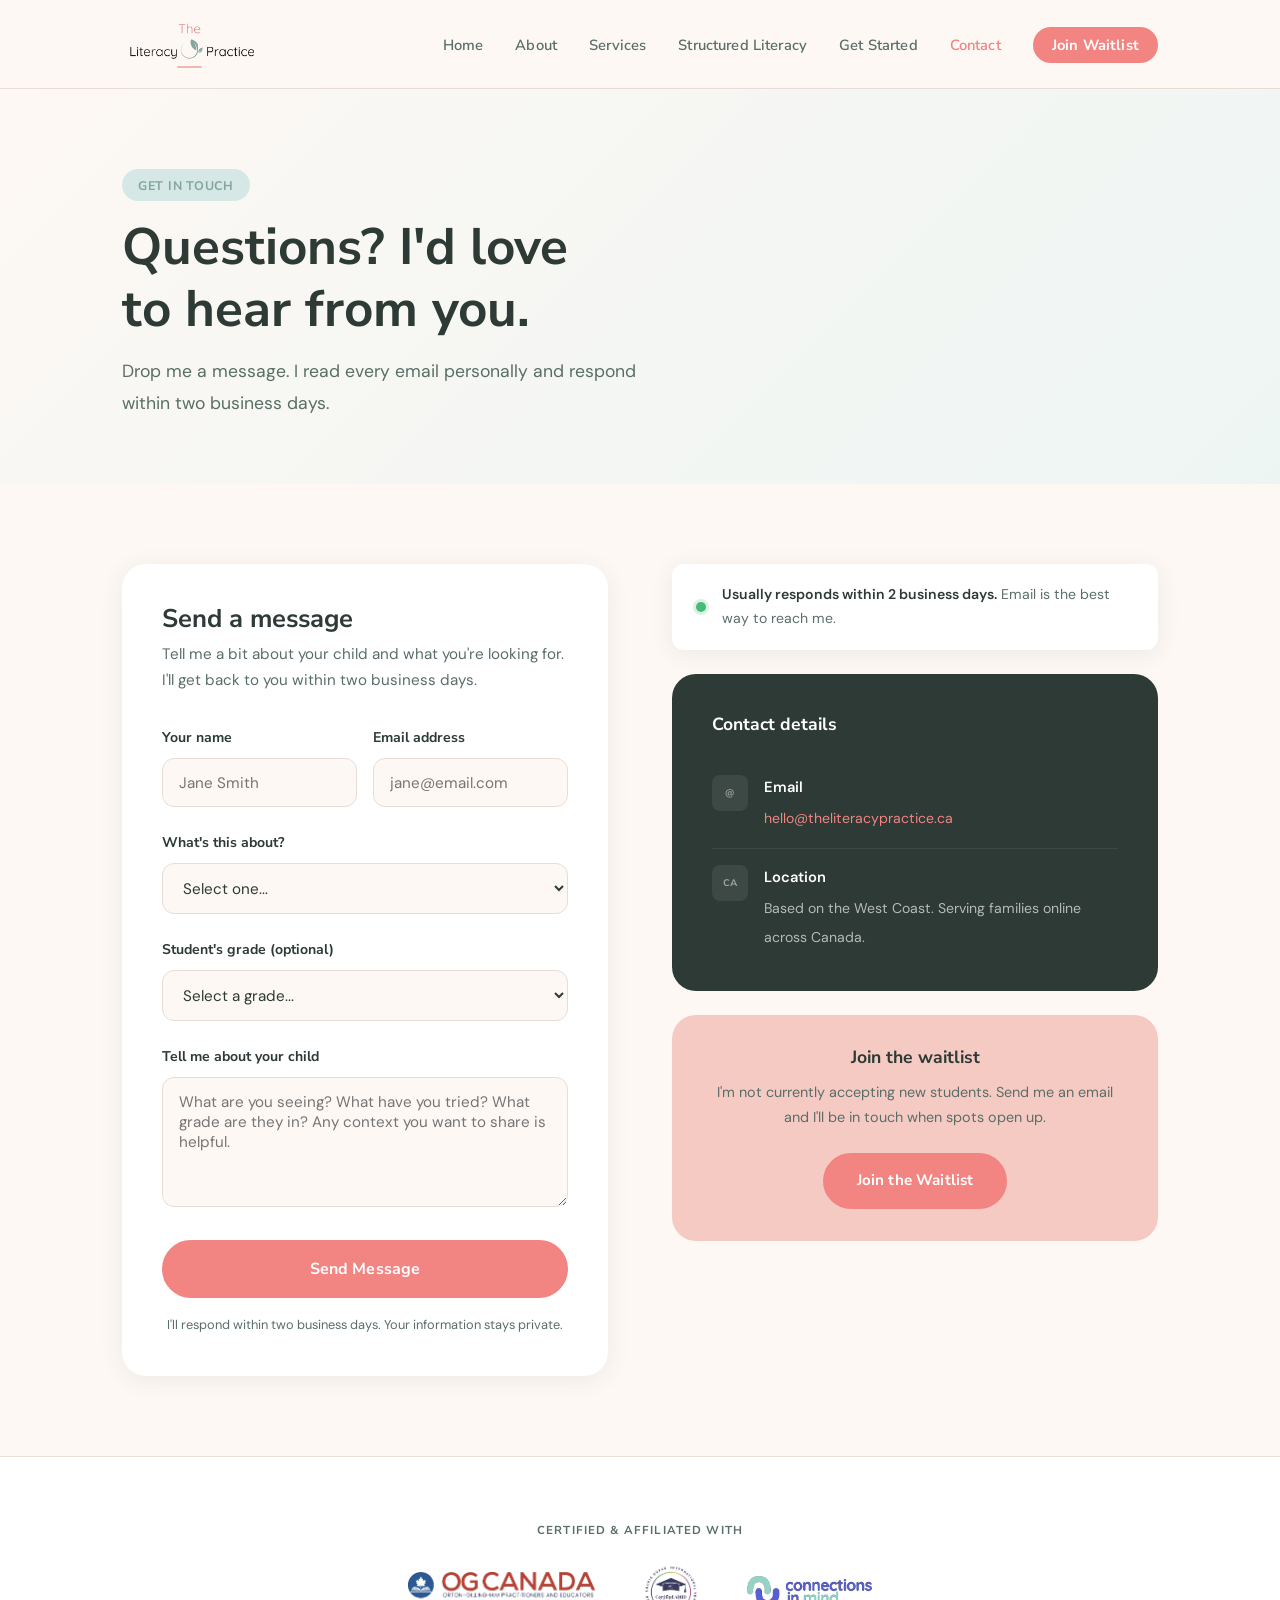
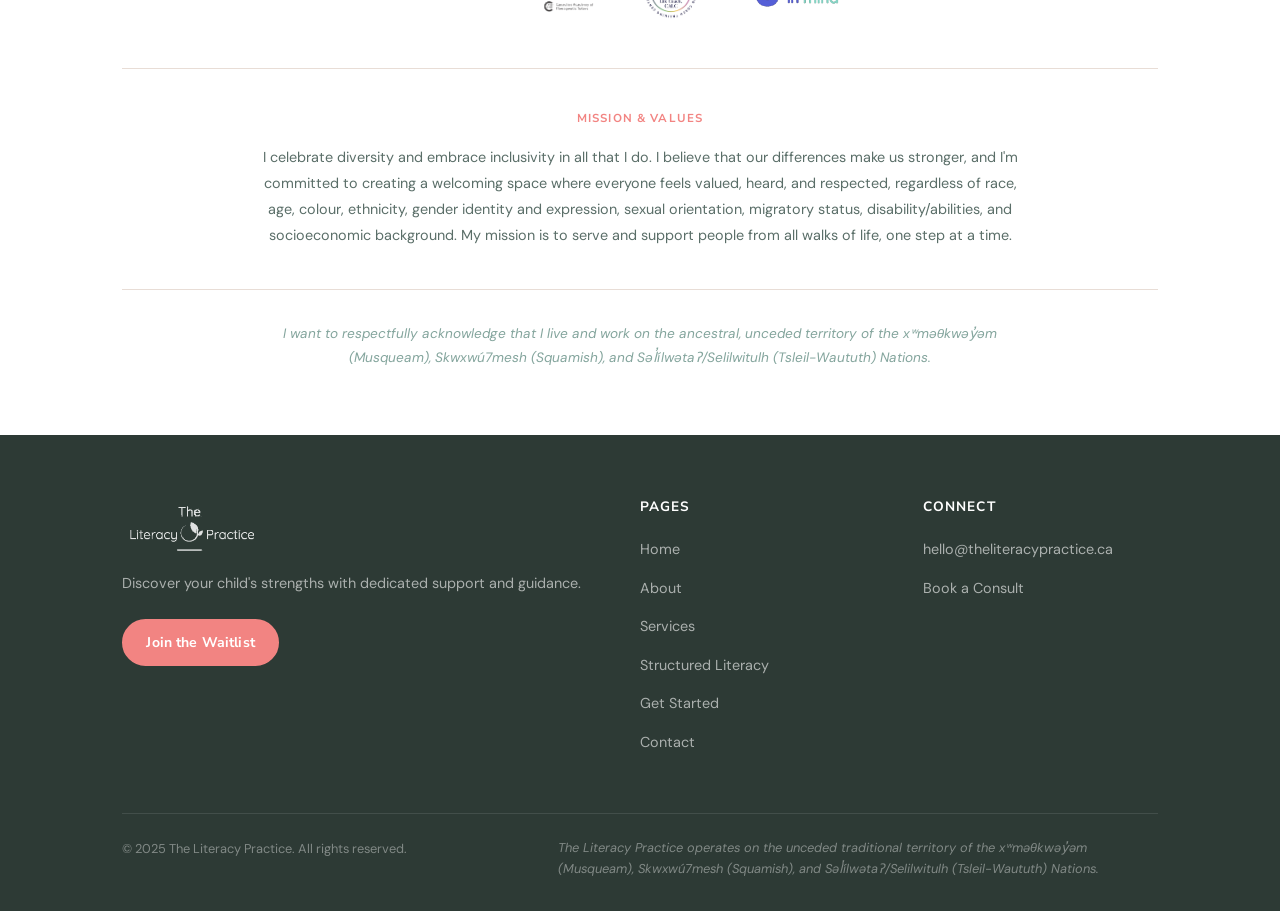
<file: contact.html>
<!DOCTYPE html>
<html lang="en">
<head>
<!-- Google tag (gtag.js) -->
<script async src="https://www.googletagmanager.com/gtag/js?id=G-E7SSYEFYR3"></script>
<script>
  window.dataLayer = window.dataLayer || [];
  function gtag(){dataLayer.push(arguments);}
  gtag('js', new Date());
  gtag('config', 'G-E7SSYEFYR3');
</script>
  <meta charset="UTF-8">
  <meta name="viewport" content="width=device-width, initial-scale=1.0">
  <title>Contact, The Literacy Practice</title>
  <meta name="description" content="Get in touch with The Literacy Practice. Email Michelle directly or book a free consult to talk about your child.">
  <link rel="stylesheet" href="styles.css">
  <style>
    .page-hero {
      padding: 5rem 0 4rem;
      background: linear-gradient(135deg, var(--cream), #edf5f3);
    }
    .page-hero h1 { margin-bottom: 1rem; }
    .page-hero .lead {
      font-size: 1.1rem;
      max-width: 560px;
      color: var(--text-light);
      line-height: 1.8;
    }

    /* Contact grid */
    .contact-grid {
      display: grid;
      grid-template-columns: 1fr 1fr;
      gap: 4rem;
      align-items: start;
    }

    /* Contact form */
    .form-card {
      background: white;
      border-radius: var(--radius-lg);
      padding: 2.5rem;
      box-shadow: var(--shadow);
    }

    .form-card h3 { margin-bottom: 0.5rem; }
    .form-card > p { margin-bottom: 2rem; font-size: 0.95rem; }

    .form-group { margin-bottom: 1.5rem; }

    .form-group label {
      display: block;
      font-family: var(--font-head);
      font-weight: 700;
      font-size: 0.88rem;
      color: var(--dark-green);
      margin-bottom: 0.5rem;
    }

    .form-group input,
    .form-group select,
    .form-group textarea {
      width: 100%;
      padding: 0.85rem 1rem;
      border: 1.5px solid var(--border);
      border-radius: var(--radius);
      font-family: var(--font-body);
      font-size: 0.95rem;
      color: var(--text);
      background: var(--cream);
      transition: border-color 0.2s, box-shadow 0.2s;
      outline: none;
    }

    .form-group input:focus,
    .form-group select:focus,
    .form-group textarea:focus {
      border-color: var(--coral);
      box-shadow: 0 0 0 3px rgba(242,132,130,0.15);
      background: white;
    }

    .form-group textarea { min-height: 130px; resize: vertical; }

    .form-row {
      display: grid;
      grid-template-columns: 1fr 1fr;
      gap: 1rem;
    }

    .form-submit { width: 100%; padding: 1rem; font-size: 1rem; }

    .form-note {
      font-size: 0.8rem;
      color: var(--text-light);
      text-align: center;
      margin-top: 1rem;
    }

    /* Success state */
    .form-success {
      display: none;
      text-align: center;
      padding: 3rem 2rem;
    }

    .form-success .icon { font-size: 3rem; margin-bottom: 1rem; }
    .form-success h3 { margin-bottom: 0.75rem; }

    /* Info sidebar */
    .contact-info { }

    .info-block {
      background: var(--dark-green);
      border-radius: var(--radius-lg);
      padding: 2.5rem;
      margin-bottom: 1.5rem;
    }

    .info-block h3 { color: white; margin-bottom: 1.5rem; font-size: 1.1rem; }

    .info-item {
      display: flex;
      align-items: flex-start;
      gap: 1rem;
      padding: 1rem 0;
      border-bottom: 1px solid rgba(255,255,255,0.08);
    }

    .info-item:last-child { border-bottom: none; padding-bottom: 0; }

    .info-item .icon {
      font-size: 1.3rem;
      flex-shrink: 0;
      width: 2rem;
      text-align: center;
    }

    .info-item .text strong {
      display: block;
      color: white;
      font-weight: 600;
      font-size: 0.92rem;
      margin-bottom: 0.2rem;
    }

    .info-item .text span {
      color: rgba(255,255,255,0.65);
      font-size: 0.88rem;
    }

    .info-item .text a {
      color: var(--coral);
    }

    /* Quick booking card */
    .quick-book {
      background: var(--blush);
      border-radius: var(--radius-lg);
      padding: 2rem;
      text-align: center;
    }

    .quick-book h3 { margin-bottom: 0.75rem; font-size: 1.1rem; }
    .quick-book p  { font-size: 0.9rem; margin-bottom: 1.5rem; }

    /* Response time */
    .response-card {
      background: white;
      border-radius: var(--radius);
      padding: 1.2rem 1.5rem;
      display: flex;
      align-items: center;
      gap: 1rem;
      box-shadow: var(--shadow);
      margin-bottom: 1.5rem;
    }

    .response-card .dot {
      width: 10px; height: 10px;
      border-radius: 50%;
      background: #48bb78;
      flex-shrink: 0;
      box-shadow: 0 0 0 3px rgba(72, 187, 120, 0.2);
    }

    .response-card p { font-size: 0.88rem; margin: 0; color: var(--text-light); }
    .response-card strong { color: var(--dark-green); }

    @media (max-width: 768px) {
      .contact-grid { grid-template-columns: 1fr; }
      .form-row     { grid-template-columns: 1fr; }
    }
  
    /* ---- Mobile nav open state ---- */
    @media (max-width: 768px) {
      .nav-links {
        display: none;
        flex-direction: column;
        gap: 0;
      }
      .nav-links.open {
        display: flex;
        position: absolute;
        top: 100%;
        left: 0;
        right: 0;
        background: #fdf8f4;
        border-bottom: 1px solid #e8ddd6;
        padding: 1rem 2rem 1.5rem;
        z-index: 999;
      }
      .nav-links.open li a {
        display: block;
        padding: 0.7rem 0;
        border-bottom: 1px solid #e8ddd6;
        color: #2d3a35;
        font-family: 'Nunito Sans', sans-serif;
        font-weight: 600;
        font-size: 1rem;
      }
      .nav-toggle {
        display: flex !important;
      }
      .nav-cta {
        display: none;
      }
    }

    </style>
  <link rel="icon" type="image/x-icon" href="favicon.ico">
  <link rel="shortcut icon" href="favicon.ico">
</head>
<body>

<div id="nav-placeholder"></div>

<!-- HERO -->
<section class="page-hero">
  <div class="container">
    <span class="chip chip-teal">Get in Touch</span>
    <h1>Questions? I'd love<br>to hear from you.</h1>
    <p class="lead">
      Drop me a message. I read every email personally and respond within two business days.
    </p>
  </div>
</section>

<!-- CONTACT -->
<section>
  <div class="container">
    <div class="contact-grid">

      <!-- FORM -->
      <div>
        <div class="form-card">
          <h3>Send a message</h3>
          <p>Tell me a bit about your child and what you're looking for. I'll get back to you within two business days.</p>

          <div id="contactForm">
            <div class="form-row">
              <div class="form-group">
                <label for="name">Your name</label>
                <input type="text" id="name" placeholder="Jane Smith">
              </div>
              <div class="form-group">
                <label for="email">Email address</label>
                <input type="email" id="email" placeholder="jane@email.com">
              </div>
            </div>

            <div class="form-group">
              <label for="subject">What's this about?</label>
              <select id="subject">
                <option value="">Select one...</option>
                <option>Booking a free consult</option>
                <option>Questions about tutoring</option>
                <option>Questions about the approach</option>
                <option>Referral from a school or professional</option>
                <option>Something else</option>
              </select>
            </div>

            <div class="form-group">
              <label for="grade">Student's grade (optional)</label>
              <select id="grade">
                <option value="">Select a grade...</option>
              <option>Elementary</option>
                <option>Middle school</option>
                <option>High school</option>
                <option>Adult learner</option>
                <option>Other / not sure</option>
              </select>
            </div>

            <div class="form-group">
              <label for="message">Tell me about your child</label>
              <textarea id="message" placeholder="What are you seeing? What have you tried? What grade are they in? Any context you want to share is helpful."></textarea>
            </div>

            <button class="btn btn-primary form-submit" onclick="submitForm()">Send Message</button>
            <p class="form-note">I'll respond within two business days. Your information stays private.</p>
          </div>

          <div class="form-success" id="formSuccess">
            <div class="success-mark">✓</div>
            <h3>Message received!</h3>
            <p>Thanks for reaching out. I'll get back to you within two business days.</p>
            <p>In the meantime, if you're ready to book a consult, you can do that directly below.</p>
            <a href="get-started.html" class="btn btn-primary" style="margin-top:1rem;">Book a Free Consult</a>
          </div>
        </div>
      </div>

      <!-- INFO SIDEBAR -->
      <div class="contact-info">

        <div class="response-card">
          <div class="dot"></div>
          <p><strong>Usually responds within 2 business days.</strong> Email is the best way to reach me.</p>
        </div>

        <div class="info-block">
          <h3>Contact details</h3>
          <div class="info-item">
            <span class="info-icon">@</span>
            <div class="text">
              <strong>Email</strong>
              <span><a href="mailto:hello@theliteracypractice.ca">hello@theliteracypractice.ca</a></span>
            </div>
          </div>
          <div class="info-item">
            <span class="info-icon">CA</span>
            <div class="text">
              <strong>Location</strong>
              <span>Based on the West Coast. Serving families online across Canada.</span>
            </div>
          </div>


        </div>

        <div class="quick-book">
          <h3>Join the waitlist</h3>
          <p>I'm not currently accepting new students. Send me an email and I'll be in touch when spots open up.</p>
          <a href="mailto:hello@theliteracypractice.ca?subject=Waitlist%20Request" class="btn btn-primary">Join the Waitlist</a>
        </div>

      </div>
    </div>
  </div>
</section>

<!-- PRE-FOOTER: Credentials, Mission, Land Acknowledgement -->
<section style="background:white;padding:4rem 0;border-top:1px solid var(--border);">
  <div class="container">

    <!-- Credential logos -->
    <div style="text-align:center;margin-bottom:3rem;">
      <p style="font-family:var(--font-head);font-size:0.72rem;font-weight:700;letter-spacing:0.1em;text-transform:uppercase;color:var(--text-light);margin-bottom:1.5rem;">Certified &amp; affiliated with</p>
      <div style="display:flex;align-items:center;justify-content:center;gap:3rem;flex-wrap:wrap;">
        <img src="logo-og.png" alt="OG Canada" style="height:40px;width:auto;opacity:0.85;">
        <img src="logo-calc.png" alt="Certified ADHD Life Coach, CALC" style="height:56px;width:auto;opacity:0.85;">
        <img src="logo-cim.png" alt="Connections in Mind" style="height:32px;width:auto;opacity:0.85;">
      </div>
    </div>

    <!-- Divider -->
    <div style="border-top:1px solid var(--border);margin-bottom:2.5rem;"></div>

    <!-- Mission & Values -->
    <div style="max-width:780px;margin:0 auto 2.5rem;text-align:center;">
      <p style="font-family:var(--font-head);font-size:0.72rem;font-weight:700;letter-spacing:0.1em;text-transform:uppercase;color:var(--coral);margin-bottom:1rem;">Mission &amp; Values</p>
      <p style="font-size:0.9rem;color:var(--text-light);line-height:1.8;margin:0;">I celebrate diversity and embrace inclusivity in all that I do. I believe that our differences make us stronger, and I'm committed to creating a welcoming space where everyone feels valued, heard, and respected, regardless of race, age, colour, ethnicity, gender identity and expression, sexual orientation, migratory status, disability/abilities, and socioeconomic background. My mission is to serve and support people from all walks of life, one step at a time.</p>
    </div>

    <!-- Divider -->
    <div style="border-top:1px solid var(--border);margin-bottom:2rem;"></div>

    <!-- Land Acknowledgement -->
    <div style="max-width:780px;margin:0 auto;text-align:center;">
      <p style="font-size:0.85rem;color:var(--teal);font-style:italic;line-height:1.8;margin:0;">I want to respectfully acknowledge that I live and work on the ancestral, unceded territory of the xʷməθkwəy̓əm (Musqueam), Skwxwú7mesh (Squamish), and Səl̓ílwətaʔ/Selilwitulh (Tsleil-Waututh) Nations.</p>
    </div>

  </div>
</section>
<div id="footer-placeholder"></div>

<script>
// =============================================
// THE LITERACY PRACTICE - Shared Components
// =============================================

function getNavHTML(activePage) {
  const pages = [
    { href: 'index.html',               label: 'Home' },
    { href: 'about.html',               label: 'About' },
    { href: 'services.html',            label: 'Services' },
    { href: 'structured-literacy.html', label: 'Structured Literacy' },
    { href: 'get-started.html',         label: 'Get Started' },
    { href: 'contact.html',             label: 'Contact' },
  ];

  const links = pages.map(p => {
    const active = p.label === activePage ? ' class="active"' : '';
    return `<li><a href="${p.href}"${active}>${p.label}</a></li>`;
  }).join('');

  return `
  <nav>
    <div class="nav-inner">
      <a href="index.html" class="nav-logo"><img src="logo.png" alt="The Literacy Practice" style="height:56px;width:auto;"></a>
      <ul class="nav-links" id="navLinks">
        ${links}
        <li><a href="mailto:hello@theliteracypractice.ca?subject=Waitlist%20Request" class="nav-cta">Join Waitlist</a></li>
      </ul>
      <button class="nav-toggle" id="navToggle" aria-label="Toggle menu">
        <span></span><span></span><span></span>
      </button>
    </div>
  </nav>`;
}

function getFooterHTML() {
  return `
  <footer>
    <div class="container">
      <div class="footer-grid">
                                <div class="footer-brand">
          <a href="index.html" class="nav-logo"><img src="logo.png" alt="The Literacy Practice" style="height:56px;width:auto;filter:brightness(0) invert(1);opacity:0.85;"></a>
          <p style="margin-top:1rem;margin-bottom:1.5rem;">Discover your child's strengths with dedicated support and guidance.</p>
          <a href="mailto:hello@theliteracypractice.ca?subject=Waitlist%20Request" class="btn btn-primary" style="font-size:0.88rem;padding:0.6rem 1.4rem;">Join the Waitlist</a>
        </div>
        <div class="footer-col">
          <h4>Pages</h4>
          <ul>
            <li><a href="index.html">Home</a></li>
            <li><a href="about.html">About</a></li>
            <li><a href="services.html">Services</a></li>
            <li><a href="structured-literacy.html">Structured Literacy</a></li>
            <li><a href="get-started.html">Get Started</a></li>
            <li><a href="contact.html">Contact</a></li>
          </ul>
        </div>
        <div class="footer-col">
          <h4>Connect</h4>
          <ul>
            <li><a href="mailto:hello@theliteracypractice.ca">hello@theliteracypractice.ca</a></li>
            <li><a href="get-started.html">Book a Consult</a></li>
          </ul>
        </div>
      </div>
                  <div class="footer-bottom">
        <p>© 2025 The Literacy Practice. All rights reserved.</p>
        <p class="land-ack">The Literacy Practice operates on the unceded traditional territory of the xʷməθkwəy̓əm (Musqueam), Skwxwú7mesh (Squamish), and Səl̓ílwətaʔ/Selilwitulh (Tsleil-Waututh) Nations.</p>
      </div>
    </div>
  </footer>`;
}

</script>
<script>
  document.getElementById('nav-placeholder').innerHTML = getNavHTML('Contact');
  document.getElementById('footer-placeholder').innerHTML = getFooterHTML();
  var t = document.getElementById('navToggle');
  var n = document.getElementById('navLinks');
  if (t && n) {
    t.addEventListener('click', function() {
      n.classList.toggle('open');
    });
  }
</script>
</body>
</html>
</file>
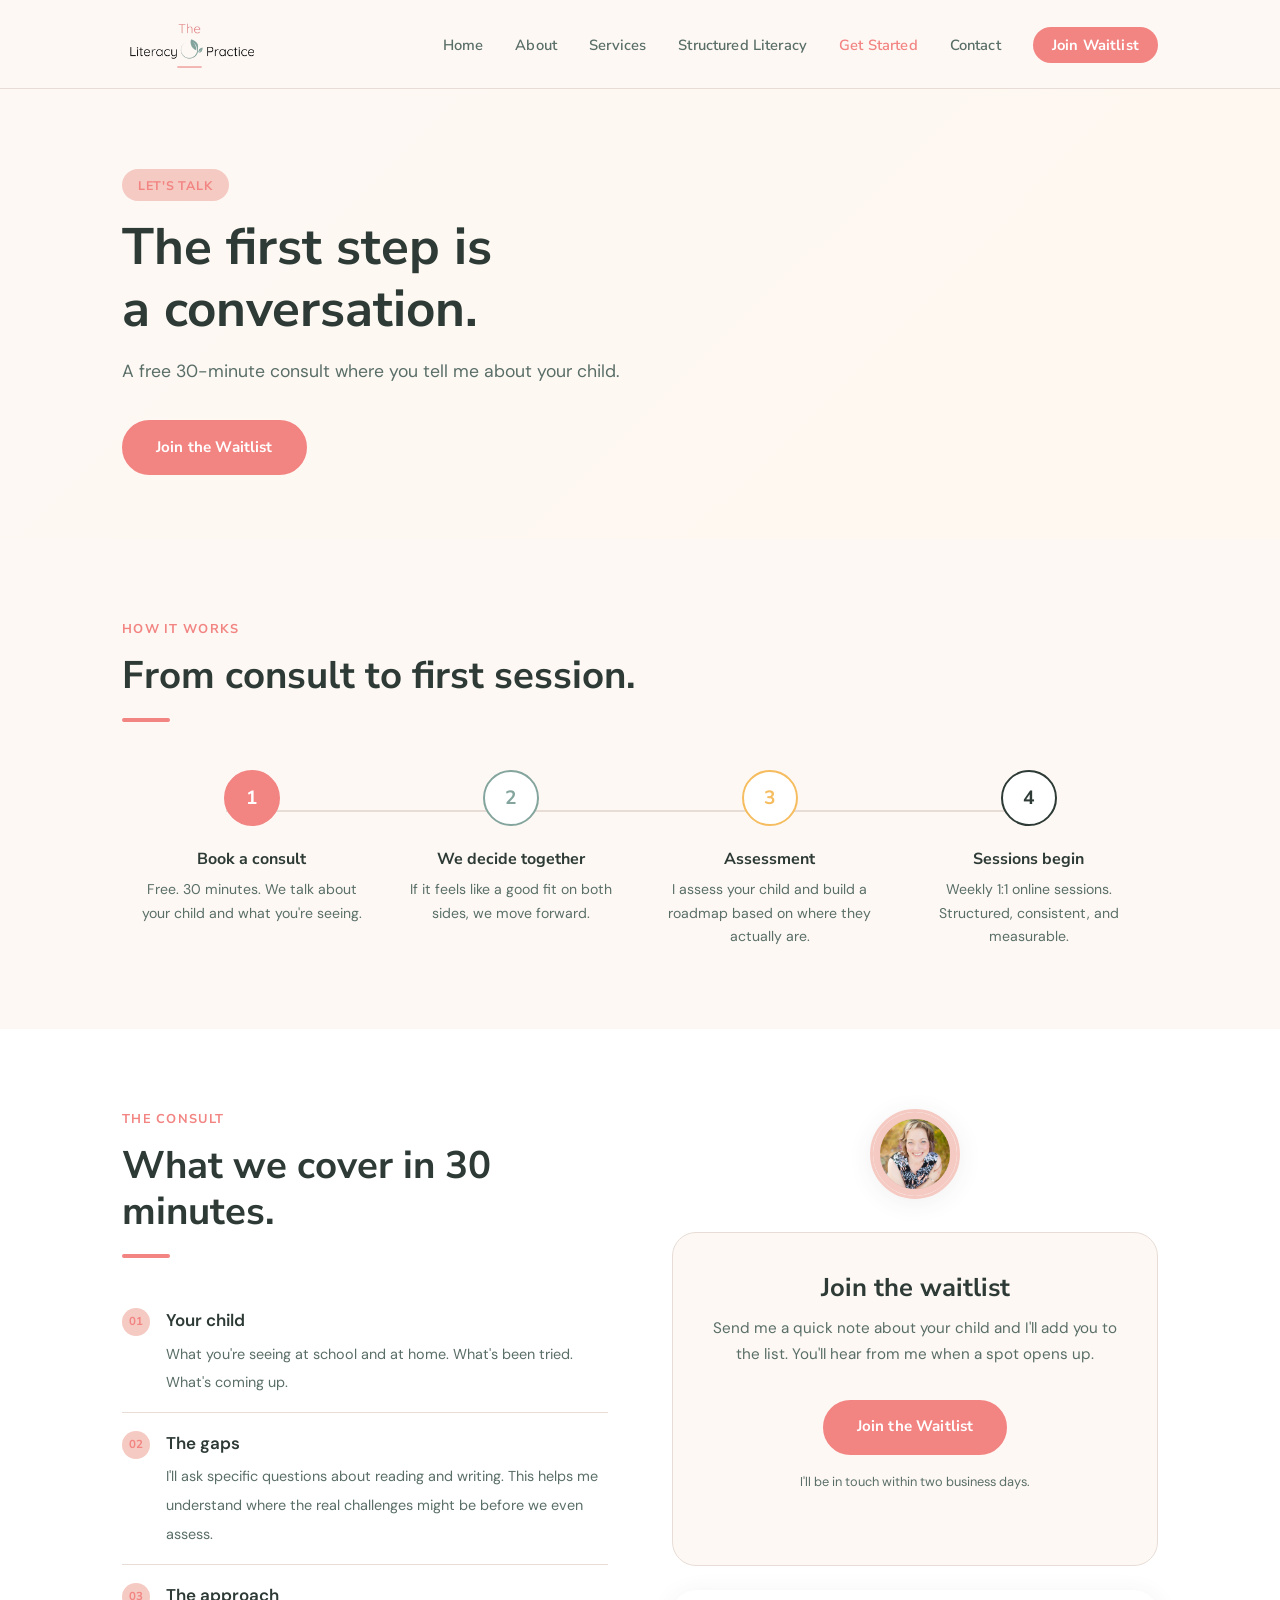
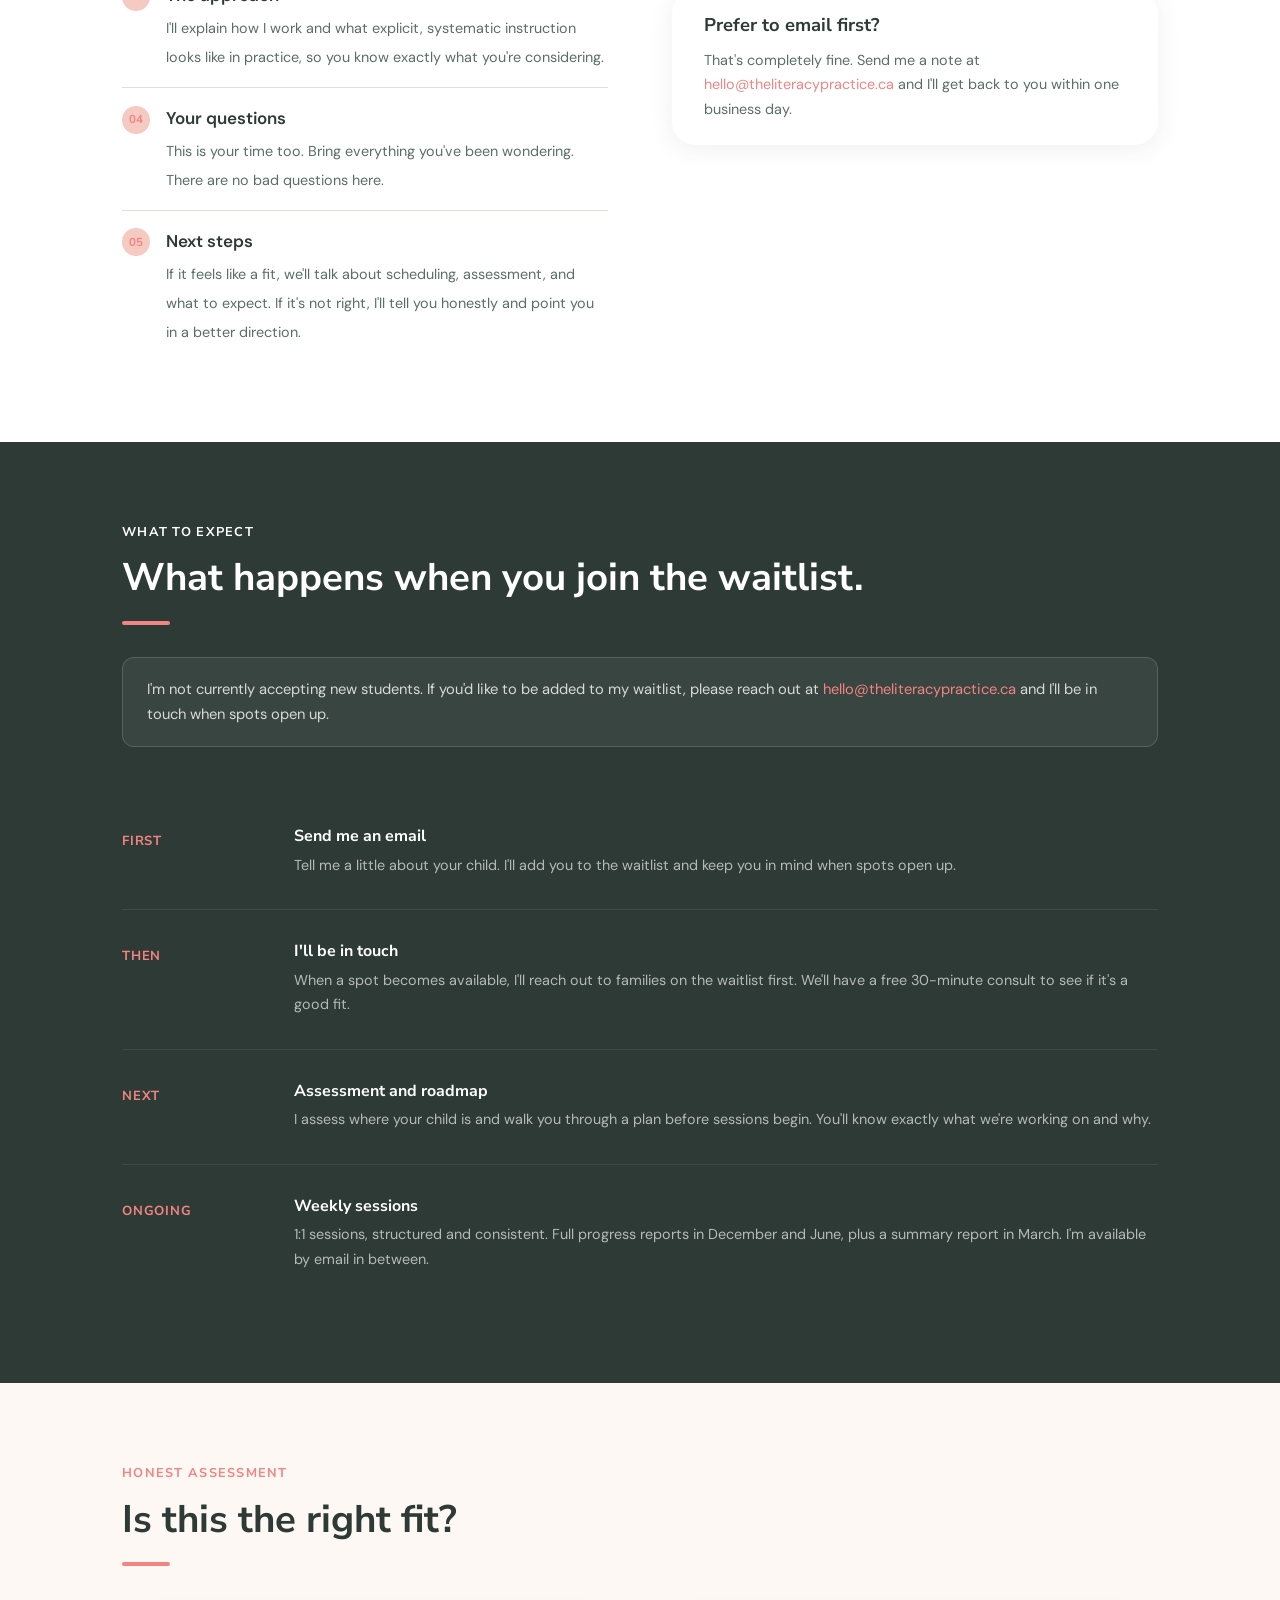
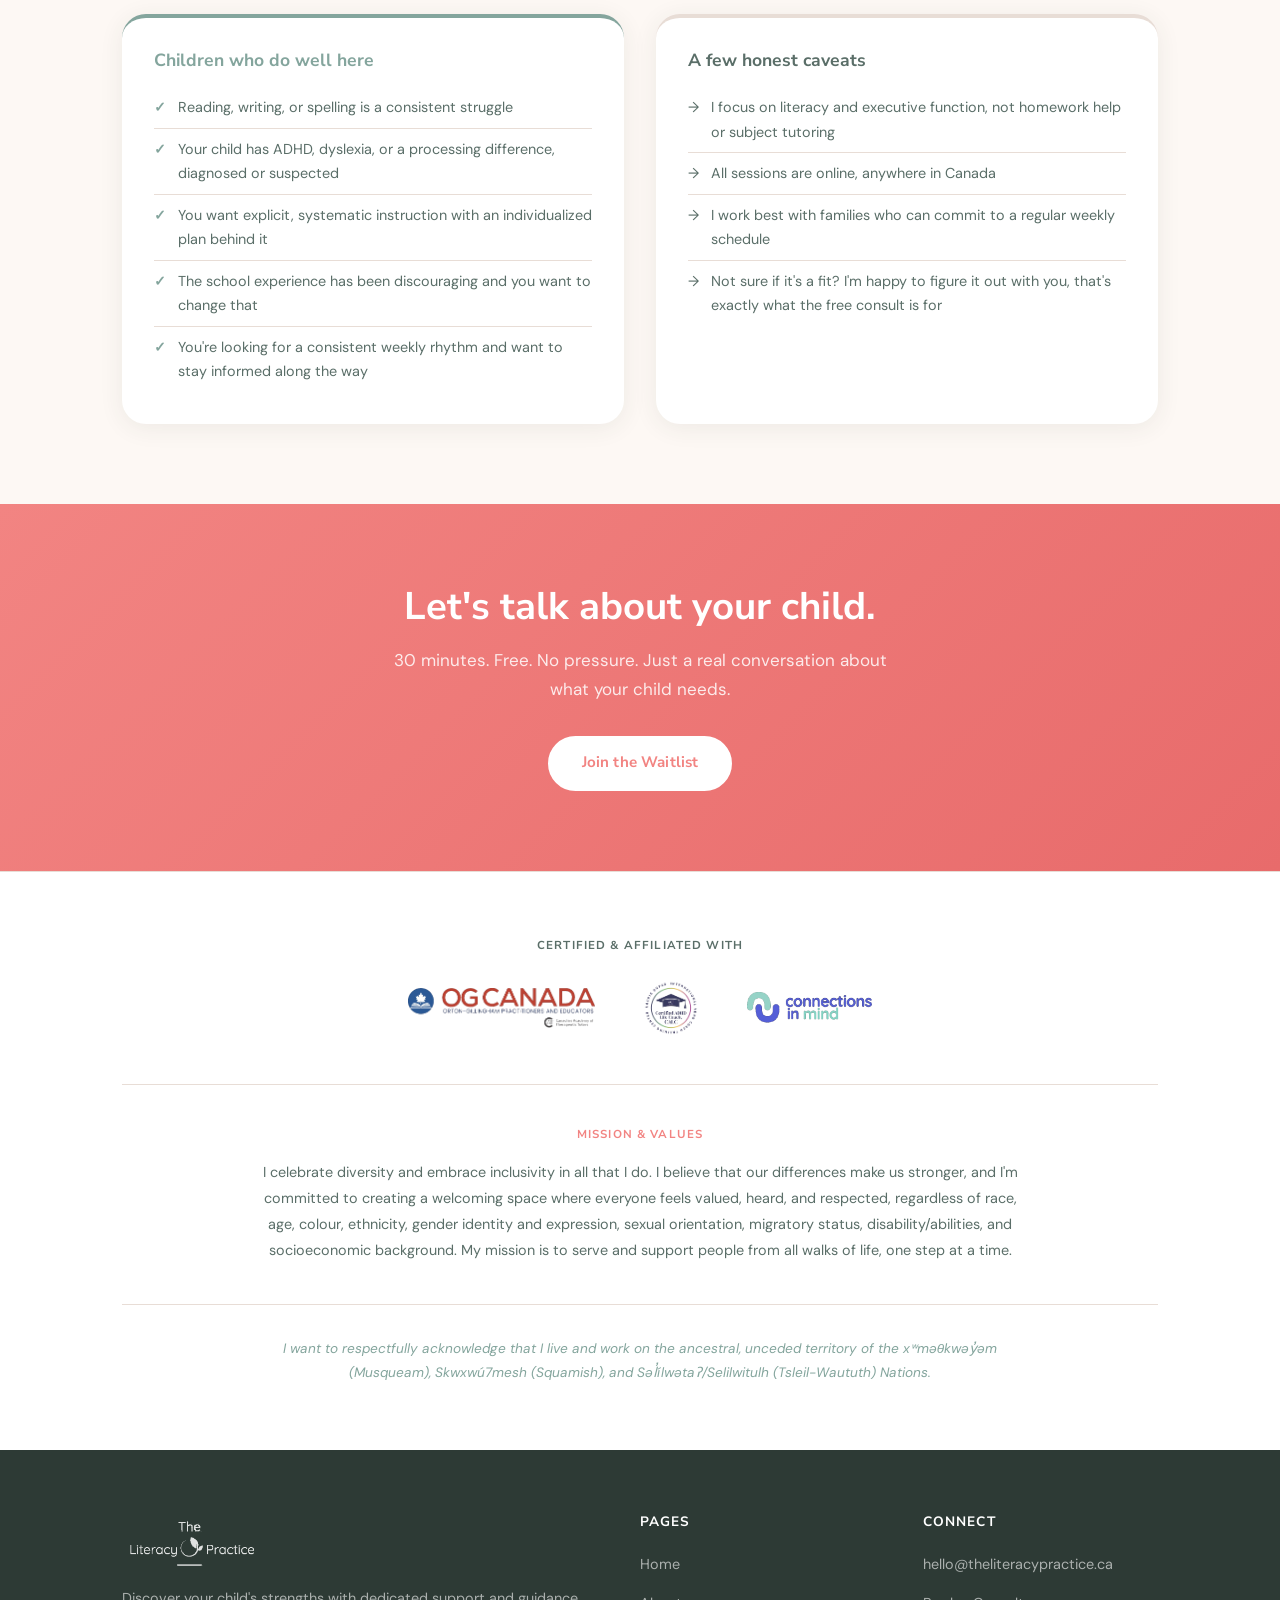
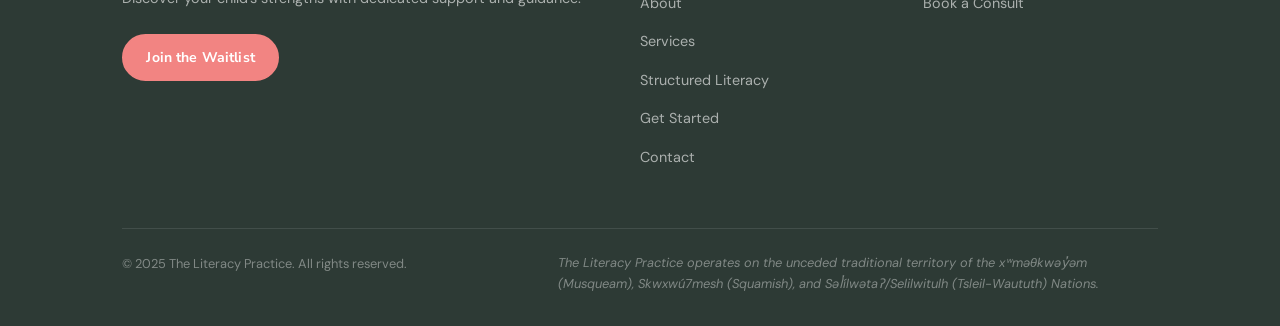
<file: get-started.html>
<!DOCTYPE html>
<html lang="en">
<head>
<!-- Google tag (gtag.js) -->
<script async src="https://www.googletagmanager.com/gtag/js?id=G-E7SSYEFYR3"></script>
<script>
  window.dataLayer = window.dataLayer || [];
  function gtag(){dataLayer.push(arguments);}
  gtag('js', new Date());
  gtag('config', 'G-E7SSYEFYR3');
</script>
  <meta charset="UTF-8">
  <meta name="viewport" content="width=device-width, initial-scale=1.0">
  <title>Get Started, The Literacy Practice</title>
  <meta name="description" content="Ready to get started? Book a free 30-minute consult with Michelle to talk about your child and find out if The Literacy Practice is the right fit.">
  <link rel="stylesheet" href="styles.css">
  <style>
    .page-hero {
      padding: 5rem 0 4rem;
      background: linear-gradient(135deg, var(--cream), #fff8f0);
    }
    .page-hero h1 { margin-bottom: 1rem; }
    .page-hero .lead {
      font-size: 1.1rem;
      max-width: 600px;
      color: var(--text-light);
      line-height: 1.8;
    }

    /* Steps */
    .steps-grid {
      display: grid;
      grid-template-columns: repeat(4, 1fr);
      gap: 0;
      margin-top: 3rem;
      position: relative;
    }

    .steps-grid::before {
      content: '';
      position: absolute;
      top: 40px;
      left: 10%;
      right: 10%;
      height: 2px;
      background: var(--border);
      z-index: 0;
    }

    .step-item {
      text-align: center;
      padding: 0 1rem;
      position: relative;
      z-index: 1;
    }

    .step-num {
      width: 56px; height: 56px;
      border-radius: 50%;
      display: flex;
      align-items: center;
      justify-content: center;
      font-family: var(--font-head);
      font-weight: 700;
      font-size: 1.2rem;
      margin: 0 auto 1.5rem;
      border: 2px solid var(--border);
      background: var(--cream);
    }

    .step-item:nth-child(1) .step-num { background: var(--coral); color: white; border-color: var(--coral); }
    .step-item:nth-child(2) .step-num { background: white; color: var(--teal); border-color: var(--teal); }
    .step-item:nth-child(3) .step-num { background: white; color: var(--amber); border-color: var(--amber); }
    .step-item:nth-child(4) .step-num { background: white; color: var(--dark-green); border-color: var(--dark-green); }

    .step-item h4 { margin-bottom: 0.5rem; font-size: 1rem; }
    .step-item p  { font-size: 0.88rem; }

    /* The consult */
    .consult-section { background: white; }

    .consult-grid {
      display: grid;
      grid-template-columns: 1fr 1fr;
      gap: 4rem;
      align-items: start;
    }

    .consult-what h3 { margin-bottom: 1.5rem; }

    .consult-list {
      list-style: none;
    }

    .consult-list li {
      display: flex;
      gap: 1rem;
      padding: 1rem 0;
      border-bottom: 1px solid var(--border);
    }

    .consult-list li:last-child { border-bottom: none; }

    .consult-list .icon {
      font-size: 1.4rem;
      flex-shrink: 0;
      width: 2rem;
      text-align: center;
    }

    .consult-list .text strong {
      display: block;
      color: var(--dark-green);
      font-weight: 600;
      margin-bottom: 0.2rem;
    }

    .consult-list .text span {
      font-size: 0.9rem;
      color: var(--text-light);
    }

    /* Booking embed placeholder */
    .booking-card {
      background: var(--cream);
      border-radius: var(--radius-lg);
      padding: 2.5rem;
      border: 1px solid var(--border);
      text-align: center;
    }

    .booking-card .icon { font-size: 3rem; margin-bottom: 1.5rem; }
    .booking-card h3 { margin-bottom: 0.75rem; }
    .booking-card p  { margin-bottom: 2rem; font-size: 0.95rem; }

    .booking-card .koalendar-note {
      font-size: 0.8rem;
      color: var(--text-light);
      margin-top: 1rem;
    }

    /* What to expect */
    .expect-section { background: var(--dark-green); }
    .expect-section h2, .expect-section .section-label { color: white; }
    .expect-section .divider { background: var(--coral); }

    .expect-timeline {
      margin-top: 3rem;
    }

    .timeline-item {
      display: grid;
      grid-template-columns: 140px 1fr;
      gap: 2rem;
      padding: 2rem 0;
      border-bottom: 1px solid rgba(255,255,255,0.08);
      align-items: start;
    }

    .timeline-item:last-child { border-bottom: none; }

    .timeline-label {
      font-family: var(--font-head);
      font-size: 0.82rem;
      font-weight: 700;
      color: var(--coral);
      text-transform: uppercase;
      letter-spacing: 0.06em;
      padding-top: 0.2rem;
    }

    .timeline-content h4 { color: white; margin-bottom: 0.4rem; font-size: 1rem; }
    .timeline-content p  { color: rgba(255,255,255,0.65); font-size: 0.9rem; margin: 0; }

    /* Good fit section */
    .fit-section { background: var(--cream); }

    .fit-grid {
      display: grid;
      grid-template-columns: 1fr 1fr;
      gap: 2rem;
      margin-top: 3rem;
    }

    .fit-card { border-radius: var(--radius-lg); padding: 2rem; box-shadow: var(--shadow); }
    .fit-card.yes { background: white; border-top: 4px solid var(--teal); }
    .fit-card.no  { background: white; border-top: 4px solid var(--border); }

    .fit-card h3 { margin-bottom: 1rem; font-size: 1.1rem; }
    .fit-card.yes h3 { color: var(--teal); }
    .fit-card.no  h3 { color: var(--text-light); }

    .fit-list { list-style: none; }
    .fit-list li {
      display: flex;
      gap: 0.75rem;
      padding: 0.5rem 0;
      font-size: 0.9rem;
      color: var(--text-light);
      border-bottom: 1px solid var(--border);
    }
    .fit-list li:last-child { border-bottom: none; }
    .fit-card.yes .fit-list li::before { content: '✓'; color: var(--teal); font-weight: 700; }
    .fit-card.no  .fit-list li::before { content: '→'; color: var(--text-light); }

    /* CTA */
    .gs-cta {
      background: linear-gradient(135deg, var(--coral), #e86b6b);
      padding: 5rem 0;
      text-align: center;
    }
    .gs-cta h2 { color: white; margin-bottom: 1rem; }
    .gs-cta p  { color: rgba(255,255,255,0.85); margin-bottom: 2rem; max-width: 500px; margin-left: auto; margin-right: auto; }
    .gs-cta .btn { background: white; color: var(--coral); border-color: white; }
    .gs-cta .btn:hover { background: var(--dark-green); color: white; border-color: var(--dark-green); }

    @media (max-width: 768px) {
      .steps-grid   { grid-template-columns: repeat(2, 1fr); }
      .steps-grid::before { display: none; }
      .consult-grid { grid-template-columns: 1fr; }
      .fit-grid     { grid-template-columns: 1fr; }
      .timeline-item { grid-template-columns: 1fr; gap: 0.5rem; }
    }
  
    /* ---- Mobile nav open state ---- */
    @media (max-width: 768px) {
      .nav-links {
        display: none;
        flex-direction: column;
        gap: 0;
      }
      .nav-links.open {
        display: flex;
        position: absolute;
        top: 100%;
        left: 0;
        right: 0;
        background: #fdf8f4;
        border-bottom: 1px solid #e8ddd6;
        padding: 1rem 2rem 1.5rem;
        z-index: 999;
      }
      .nav-links.open li a {
        display: block;
        padding: 0.7rem 0;
        border-bottom: 1px solid #e8ddd6;
        color: #2d3a35;
        font-family: 'Nunito Sans', sans-serif;
        font-weight: 600;
        font-size: 1rem;
      }
      .nav-toggle {
        display: flex !important;
      }
      .nav-cta {
        display: none;
      }
    }

    </style>
  <link rel="icon" type="image/x-icon" href="favicon.ico">
  <link rel="shortcut icon" href="favicon.ico">
</head>
<body>

<div id="nav-placeholder"></div>

<!-- HERO -->
<section class="page-hero">
  <div class="container">
    <span class="chip chip-coral">Let's Talk</span>
    <h1>The first step is<br>a conversation.</h1>
    <p class="lead">
      A free 30-minute consult where you tell me about your child.
    </p>
    <div style="margin-top:2rem;">
      <a href="mailto:hello@theliteracypractice.ca?subject=Waitlist%20Request" class="btn btn-primary">Join the Waitlist</a>
    </div>
  </div>
</section>

<!-- STEPS -->
<section>
  <div class="container">
    <p class="section-label">How It Works</p>
    <h2>From consult to first session.</h2>
    <div class="divider"></div>
    <div class="steps-grid">
      <div class="step-item">
        <div class="step-num">1</div>
        <h4>Book a consult</h4>
        <p>Free. 30 minutes. We talk about your child and what you're seeing.</p>
      </div>
      <div class="step-item">
        <div class="step-num">2</div>
        <h4>We decide together</h4>
        <p>If it feels like a good fit on both sides, we move forward.</p>
      </div>
      <div class="step-item">
        <div class="step-num">3</div>
        <h4>Assessment</h4>
        <p>I assess your child and build a roadmap based on where they actually are.</p>
      </div>
      <div class="step-item">
        <div class="step-num">4</div>
        <h4>Sessions begin</h4>
        <p>Weekly 1:1 online sessions. Structured, consistent, and measurable.</p>
      </div>
    </div>
  </div>
</section>

<!-- CONSULT + BOOKING -->
<section class="consult-section" id="book">
  <div class="container">
    <div class="consult-grid">
      <div class="consult-what">
        <p class="section-label">The Consult</p>
        <h2>What we cover in 30 minutes.</h2>
        <div class="divider"></div>
        <ul class="consult-list">
          <li>
            <span class="consult-num">01</span>
            <div class="text">
              <strong>Your child</strong>
              <span>What you're seeing at school and at home. What's been tried. What's coming up.</span>
            </div>
          </li>
          <li>
            <span class="consult-num">02</span>
            <div class="text">
              <strong>The gaps</strong>
              <span>I'll ask specific questions about reading and writing. This helps me understand where the real challenges might be before we even assess.</span>
            </div>
          </li>
          <li>
            <span class="consult-num">03</span>
            <div class="text">
              <strong>The approach</strong>
              <span>I'll explain how I work and what explicit, systematic instruction looks like in practice, so you know exactly what you're considering.</span>
            </div>
          </li>
          <li>
            <span class="consult-num">04</span>
            <div class="text">
              <strong>Your questions</strong>
              <span>This is your time too. Bring everything you've been wondering. There are no bad questions here.</span>
            </div>
          </li>
          <li>
            <span class="consult-num">05</span>
            <div class="text">
              <strong>Next steps</strong>
              <span>If it feels like a fit, we'll talk about scheduling, assessment, and what to expect. If it's not right, I'll tell you honestly and point you in a better direction.</span>
            </div>
          </li>
        </ul>
      </div>

      <div class="consult-booking">
        <div style="text-align:center;margin-bottom:1.5rem;">
          <img src="michelle.png" alt="Michelle McIntosh" style="width:90px;height:90px;border-radius:50%;object-fit:cover;border:3px solid var(--blush);box-shadow:var(--shadow);">
        </div>
        <div class="booking-card">
          
          <h3>Join the waitlist</h3>
          <p>Send me a quick note about your child and I'll add you to the list. You'll hear from me when a spot opens up.</p>
          <a href="mailto:hello@theliteracypractice.ca?subject=Waitlist%20Request" class="btn btn-primary">Join the Waitlist</a>
          <p class="koalendar-note">I'll be in touch within two business days.</p>
        </div>

        <div class="card" style="margin-top:1.5rem; padding:1.5rem 2rem;">
          <h4 style="margin-bottom:0.75rem;">Prefer to email first?</h4>
          <p style="font-size:0.9rem;">That's completely fine. Send me a note at <a href="mailto:hello@theliteracypractice.ca">hello@theliteracypractice.ca</a> and I'll get back to you within one business day.</p>
        </div>
      </div>
    </div>
  </div>
</section>

<!-- WHAT TO EXPECT -->
<section class="expect-section">
  <div class="container">
    <p class="section-label">What to Expect</p>
    <h2>What happens when you join the waitlist.</h2>
    <div class="divider"></div>
    <div style="background:rgba(255,255,255,0.06);border:1px solid rgba(255,255,255,0.15);border-radius:var(--radius);padding:1.2rem 1.5rem;margin-bottom:2rem;">
        <p style="color:rgba(255,255,255,0.8);font-size:0.92rem;margin:0;">I'm not currently accepting new students. If you'd like to be added to my waitlist, please reach out at <a href="mailto:hello@theliteracypractice.ca" style="color:var(--coral);">hello@theliteracypractice.ca</a> and I'll be in touch when spots open up.</p>
      </div>
      <div class="expect-timeline">
      <div class="timeline-item">
        <div class="timeline-label">First</div>
        <div class="timeline-content">
          <h4>Send me an email</h4>
          <p>Tell me a little about your child. I'll add you to the waitlist and keep you in mind when spots open up.</p>
        </div>
      </div>
      <div class="timeline-item">
        <div class="timeline-label">Then</div>
        <div class="timeline-content">
          <h4>I'll be in touch</h4>
          <p>When a spot becomes available, I'll reach out to families on the waitlist first. We'll have a free 30-minute consult to see if it's a good fit.</p>
        </div>
      </div>
      <div class="timeline-item">
        <div class="timeline-label">Next</div>
        <div class="timeline-content">
          <h4>Assessment and roadmap</h4>
          <p>I assess where your child is and walk you through a plan before sessions begin. You'll know exactly what we're working on and why.</p>
        </div>
      </div>
      <div class="timeline-item">
        <div class="timeline-label">Ongoing</div>
        <div class="timeline-content">
          <h4>Weekly sessions</h4>
          <p>1:1 sessions, structured and consistent. Full progress reports in December and June, plus a summary report in March. I'm available by email in between.</p>
        </div>
      </div>
    </div>
  </div>
</section>

<!-- GOOD FIT -->
<section class="fit-section">
  <div class="container">
    <p class="section-label">Honest Assessment</p>
    <h2>Is this the right fit?</h2>
    <div class="divider"></div>
    <div class="fit-grid">
      <div class="fit-card yes">
        <h3>Children who do well here</h3>
        <ul class="fit-list">
          <li>Reading, writing, or spelling is a consistent struggle</li>
          <li>Your child has ADHD, dyslexia, or a processing difference, diagnosed or suspected</li>
          <li>You want explicit, systematic instruction with an individualized plan behind it</li>
          <li>The school experience has been discouraging and you want to change that</li>
          <li>You're looking for a consistent weekly rhythm and want to stay informed along the way</li>
        </ul>
      </div>
      <div class="fit-card no">
        <h3>A few honest caveats</h3>
        <ul class="fit-list">
          <li>I focus on literacy and executive function, not homework help or subject tutoring</li>
          <li>All sessions are online, anywhere in Canada</li>
          <li>I work best with families who can commit to a regular weekly schedule</li>
          <li>Not sure if it's a fit? I'm happy to figure it out with you, that's exactly what the free consult is for</li>
        </ul>
      </div>
    </div>

  </div>
</section>

<!-- CTA -->
<section class="gs-cta">
  <div class="container--narrow">
    <h2>Let's talk about your child.</h2>
    <p>30 minutes. Free. No pressure. Just a real conversation about what your child needs.</p>
    <a href="mailto:hello@theliteracypractice.ca?subject=Waitlist%20Request" class="btn">Join the Waitlist</a>
  </div>
</section>

<!-- PRE-FOOTER: Credentials, Mission, Land Acknowledgement -->
<section style="background:white;padding:4rem 0;border-top:1px solid var(--border);">
  <div class="container">

    <!-- Credential logos -->
    <div style="text-align:center;margin-bottom:3rem;">
      <p style="font-family:var(--font-head);font-size:0.72rem;font-weight:700;letter-spacing:0.1em;text-transform:uppercase;color:var(--text-light);margin-bottom:1.5rem;">Certified &amp; affiliated with</p>
      <div style="display:flex;align-items:center;justify-content:center;gap:3rem;flex-wrap:wrap;">
        <img src="logo-og.png" alt="OG Canada" style="height:40px;width:auto;opacity:0.85;">
        <img src="logo-calc.png" alt="Certified ADHD Life Coach, CALC" style="height:56px;width:auto;opacity:0.85;">
        <img src="logo-cim.png" alt="Connections in Mind" style="height:32px;width:auto;opacity:0.85;">
      </div>
    </div>

    <!-- Divider -->
    <div style="border-top:1px solid var(--border);margin-bottom:2.5rem;"></div>

    <!-- Mission & Values -->
    <div style="max-width:780px;margin:0 auto 2.5rem;text-align:center;">
      <p style="font-family:var(--font-head);font-size:0.72rem;font-weight:700;letter-spacing:0.1em;text-transform:uppercase;color:var(--coral);margin-bottom:1rem;">Mission &amp; Values</p>
      <p style="font-size:0.9rem;color:var(--text-light);line-height:1.8;margin:0;">I celebrate diversity and embrace inclusivity in all that I do. I believe that our differences make us stronger, and I'm committed to creating a welcoming space where everyone feels valued, heard, and respected, regardless of race, age, colour, ethnicity, gender identity and expression, sexual orientation, migratory status, disability/abilities, and socioeconomic background. My mission is to serve and support people from all walks of life, one step at a time.</p>
    </div>

    <!-- Divider -->
    <div style="border-top:1px solid var(--border);margin-bottom:2rem;"></div>

    <!-- Land Acknowledgement -->
    <div style="max-width:780px;margin:0 auto;text-align:center;">
      <p style="font-size:0.85rem;color:var(--teal);font-style:italic;line-height:1.8;margin:0;">I want to respectfully acknowledge that I live and work on the ancestral, unceded territory of the xʷməθkwəy̓əm (Musqueam), Skwxwú7mesh (Squamish), and Səl̓ílwətaʔ/Selilwitulh (Tsleil-Waututh) Nations.</p>
    </div>

  </div>
</section>
<div id="footer-placeholder"></div>

<script>
// =============================================
// THE LITERACY PRACTICE - Shared Components
// =============================================

function getNavHTML(activePage) {
  const pages = [
    { href: 'index.html',               label: 'Home' },
    { href: 'about.html',               label: 'About' },
    { href: 'services.html',            label: 'Services' },
    { href: 'structured-literacy.html', label: 'Structured Literacy' },
    { href: 'get-started.html',         label: 'Get Started' },
    { href: 'contact.html',             label: 'Contact' },
  ];

  const links = pages.map(p => {
    const active = p.label === activePage ? ' class="active"' : '';
    return `<li><a href="${p.href}"${active}>${p.label}</a></li>`;
  }).join('');

  return `
  <nav>
    <div class="nav-inner">
      <a href="index.html" class="nav-logo"><img src="logo.png" alt="The Literacy Practice" style="height:56px;width:auto;"></a>
      <ul class="nav-links" id="navLinks">
        ${links}
        <li><a href="mailto:hello@theliteracypractice.ca?subject=Waitlist%20Request" class="nav-cta">Join Waitlist</a></li>
      </ul>
      <button class="nav-toggle" id="navToggle" aria-label="Toggle menu">
        <span></span><span></span><span></span>
      </button>
    </div>
  </nav>`;
}

function getFooterHTML() {
  return `
  <footer>
    <div class="container">
      <div class="footer-grid">
                                <div class="footer-brand">
          <a href="index.html" class="nav-logo"><img src="logo.png" alt="The Literacy Practice" style="height:56px;width:auto;filter:brightness(0) invert(1);opacity:0.85;"></a>
          <p style="margin-top:1rem;margin-bottom:1.5rem;">Discover your child's strengths with dedicated support and guidance.</p>
          <a href="mailto:hello@theliteracypractice.ca?subject=Waitlist%20Request" class="btn btn-primary" style="font-size:0.88rem;padding:0.6rem 1.4rem;">Join the Waitlist</a>
        </div>
        <div class="footer-col">
          <h4>Pages</h4>
          <ul>
            <li><a href="index.html">Home</a></li>
            <li><a href="about.html">About</a></li>
            <li><a href="services.html">Services</a></li>
            <li><a href="structured-literacy.html">Structured Literacy</a></li>
            <li><a href="get-started.html">Get Started</a></li>
            <li><a href="contact.html">Contact</a></li>
          </ul>
        </div>
        <div class="footer-col">
          <h4>Connect</h4>
          <ul>
            <li><a href="mailto:hello@theliteracypractice.ca">hello@theliteracypractice.ca</a></li>
            <li><a href="get-started.html">Book a Consult</a></li>
          </ul>
        </div>
      </div>
                  <div class="footer-bottom">
        <p>© 2025 The Literacy Practice. All rights reserved.</p>
        <p class="land-ack">The Literacy Practice operates on the unceded traditional territory of the xʷməθkwəy̓əm (Musqueam), Skwxwú7mesh (Squamish), and Səl̓ílwətaʔ/Selilwitulh (Tsleil-Waututh) Nations.</p>
      </div>
    </div>
  </footer>`;
}

</script>
<script>
  document.getElementById('nav-placeholder').innerHTML = getNavHTML('Get Started');
  document.getElementById('footer-placeholder').innerHTML = getFooterHTML();
  var t = document.getElementById('navToggle');
  var n = document.getElementById('navLinks');
  if (t && n) {
    t.addEventListener('click', function() {
      n.classList.toggle('open');
    });
  }
</script>
</body>
</html>
</file>
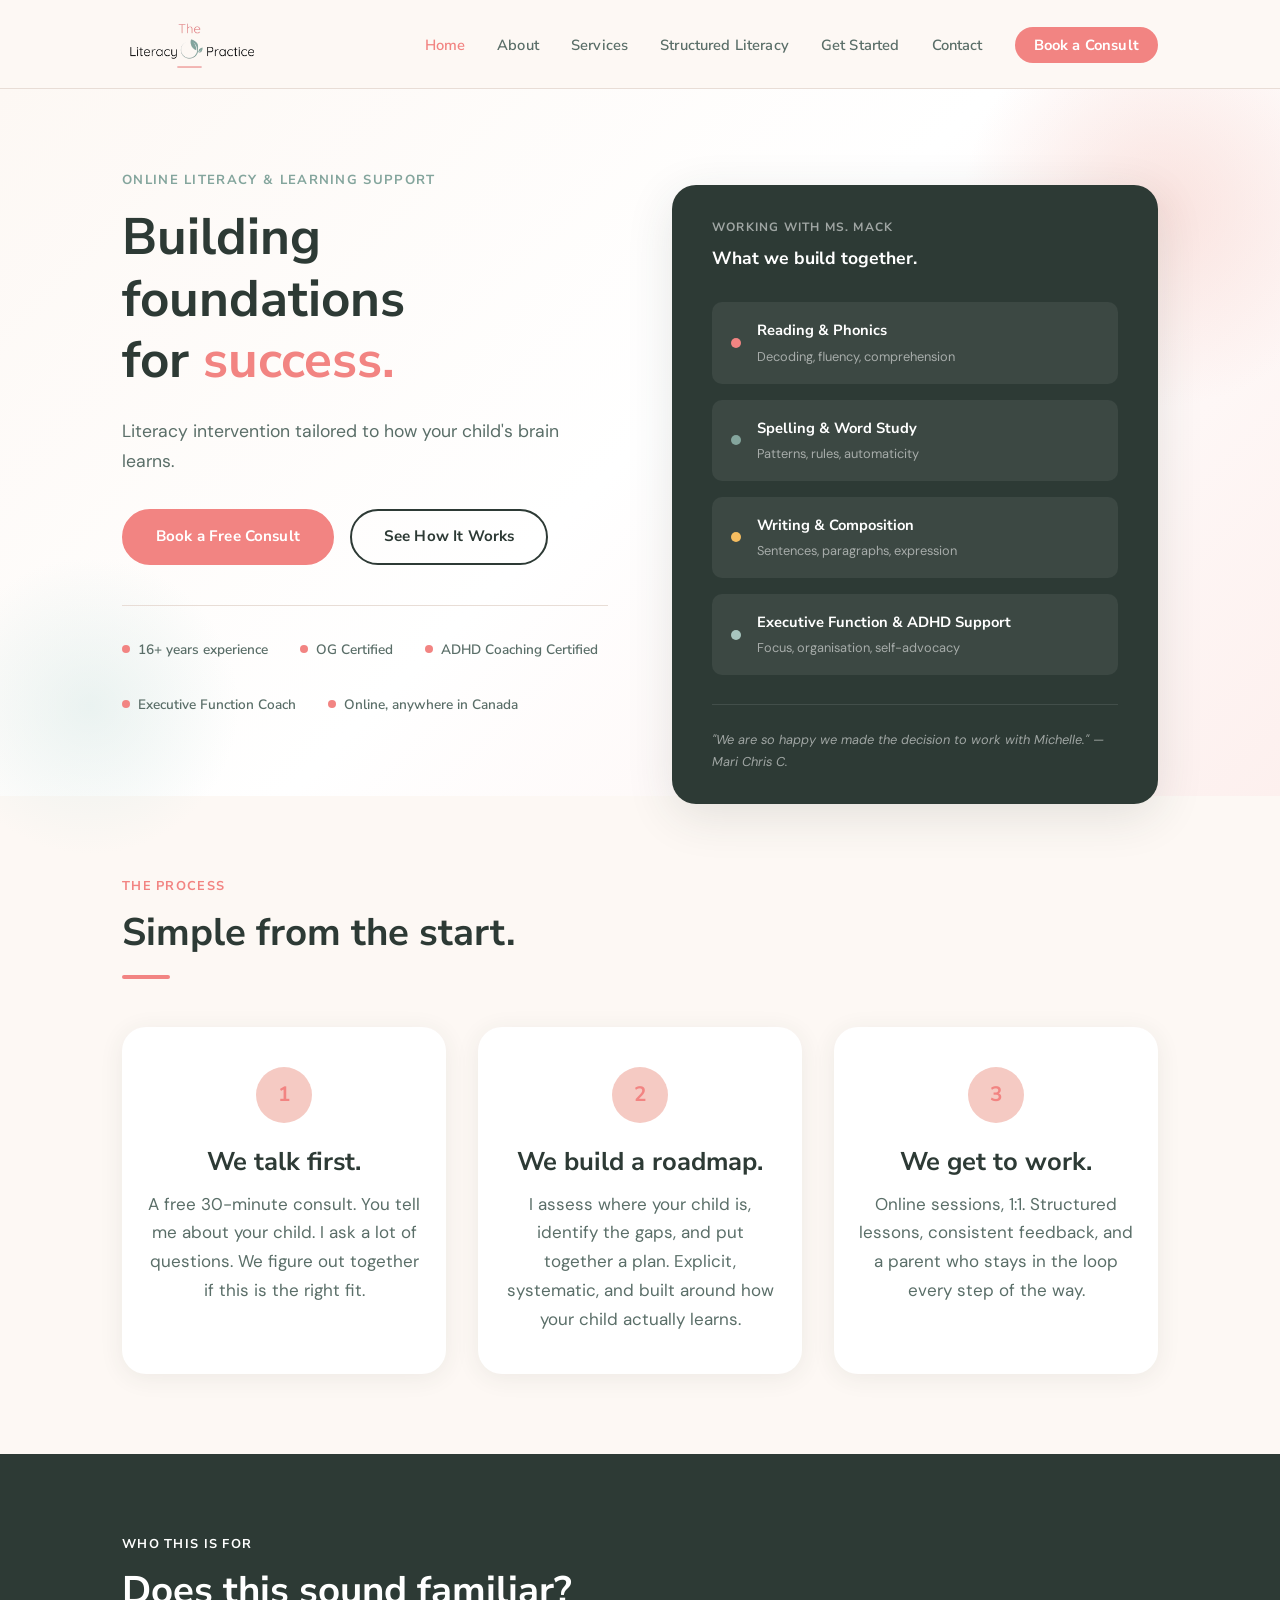
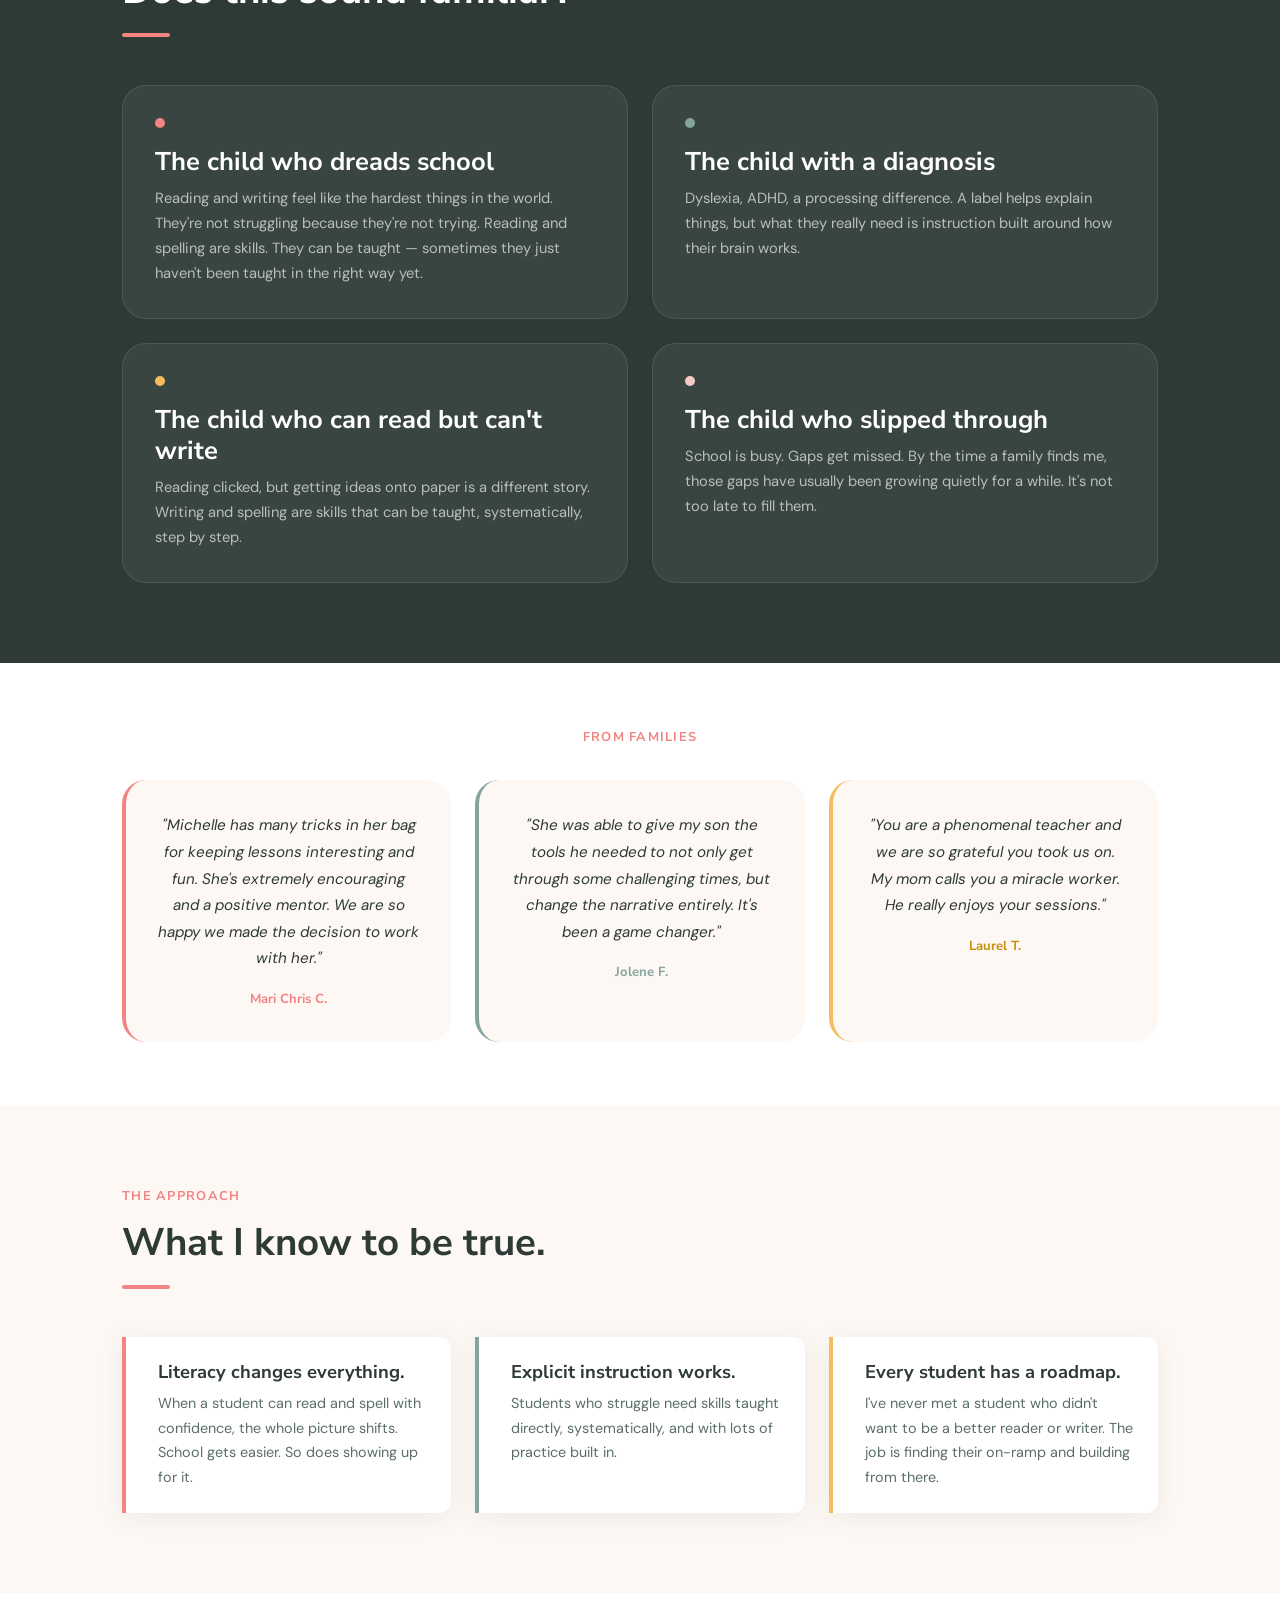
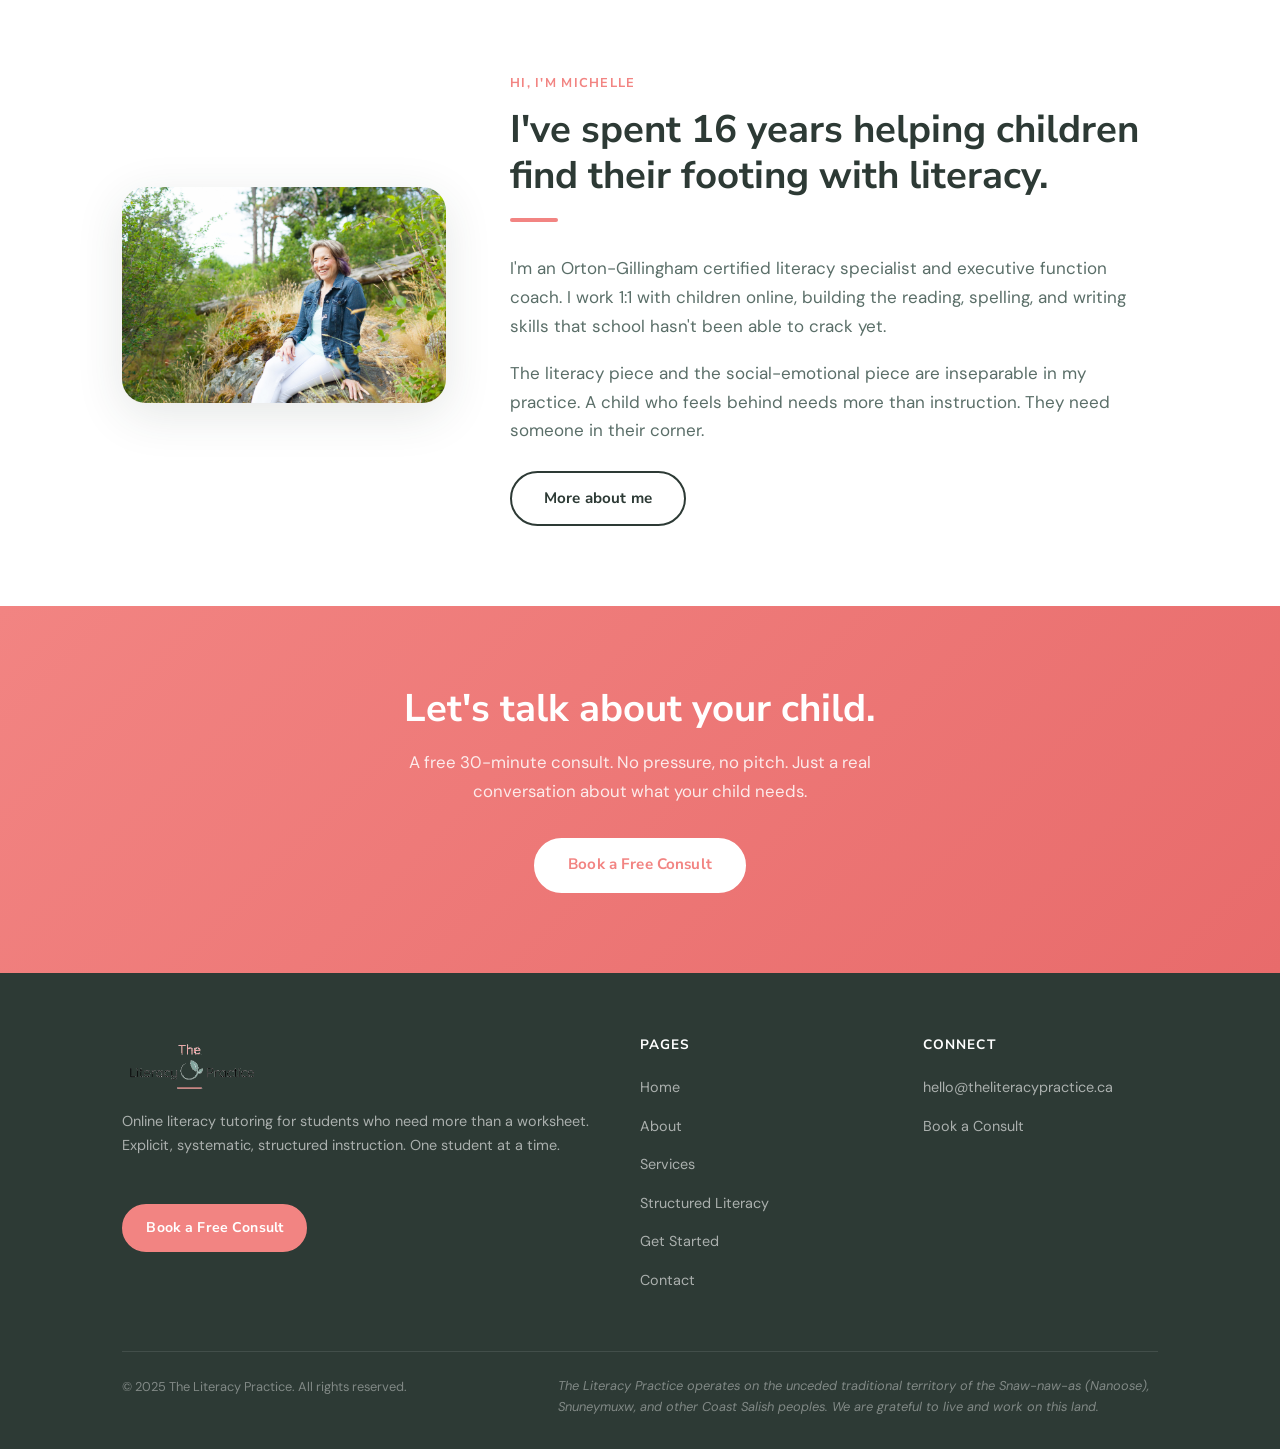
<file: index_13.html>
<!DOCTYPE html>
<html lang="en">
<head>
  <meta charset="UTF-8">
  <meta name="viewport" content="width=device-width, initial-scale=1.0">
  <title>The Literacy Practice, Online Literacy &amp; Learning Support</title>
  <meta name="description" content="Explicit, systematic, structured literacy tutoring for students of all ages. Explicit, systematic literacy instruction and ADHD-informed support.">
  <link rel="stylesheet" href="styles.css">
  <style>
    /* ---- Hero ---- */
    .hero {
      padding: 5rem 0 5rem;
      background: linear-gradient(135deg, var(--cream) 0%, #fff 50%, #fdf0ee 100%);
      position: relative;
    }

    .hero::before {
      content: '';
      position: absolute;
      top: -80px; right: -80px;
      width: 400px; height: 400px;
      background: radial-gradient(circle, var(--blush) 0%, transparent 70%);
      opacity: 0.5;
      pointer-events: none;
    }

    .hero::after {
      content: '';
      position: absolute;
      bottom: -60px; left: -60px;
      width: 300px; height: 300px;
      background: radial-gradient(circle, #d6e8e5 0%, transparent 70%);
      opacity: 0.5;
      pointer-events: none;
    }

    .hero-inner {
      display: grid;
      grid-template-columns: 1fr 1fr;
      gap: 4rem;
      align-items: start;
      position: relative;
      z-index: 1;
    }

    .hero-eyebrow {
      font-family: var(--font-head);
      font-size: 0.82rem;
      font-weight: 700;
      letter-spacing: 0.1em;
      text-transform: uppercase;
      color: var(--teal);
      margin-bottom: 1rem;
    }

    .hero h1 { margin-bottom: 1.5rem; }
    .hero h1 span { color: var(--coral); }

    .hero-lead {
      font-size: 1.1rem;
      line-height: 1.75;
      color: var(--text-light);
      margin-bottom: 2rem;
    }

    .hero-actions { display: flex; gap: 1rem; flex-wrap: wrap; align-items: center; }

    .hero-trust {
      margin-top: 2.5rem;
      padding-top: 2rem;
      border-top: 1px solid var(--border);
      display: flex;
      gap: 2rem;
      flex-wrap: wrap;
    }

    .trust-item {
      display: flex;
      align-items: center;
      gap: 0.5rem;
      font-size: 0.85rem;
      font-family: var(--font-head);
      font-weight: 600;
      color: var(--text-light);
    }

    .trust-item .dot {
      width: 8px; height: 8px;
      border-radius: 50%;
      background: var(--coral);
      flex-shrink: 0;
    }

    /* Hero visual */
    .hero-visual {
      position: relative;
      overflow: visible;
    }

    .hero-card-stack {
      position: relative;
    }

    .hcard {
      position: absolute;
      background: white;
      border-radius: var(--radius-lg);
      padding: 1.6rem;
      box-shadow: var(--shadow-lg);
    }

    .hcard-main {
      width: 100%;
      top: 0; left: 0;
      background: var(--dark-green);
      color: white;
      padding: 2rem;
    }

    .hcard-main h3 {
      color: white;
      font-size: 1.1rem;
      margin-bottom: 0.5rem;
    }

    .hcard-main p { color: rgba(255,255,255,0.7); font-size: 0.9rem; margin: 0; }

    .hcard-main .progress-bars { margin-top: 1.5rem; }
    .progress-item { margin-bottom: 1rem; }
    .progress-label {
      display: flex;
      justify-content: space-between;
      font-size: 0.8rem;
      color: rgba(255,255,255,0.7);
      margin-bottom: 0.4rem;
      font-family: var(--font-head);
    }
    .progress-bar {
      height: 6px;
      background: rgba(255,255,255,0.15);
      border-radius: 3px;
      overflow: hidden;
    }
    .progress-fill {
      height: 100%;
      border-radius: 3px;
      animation: fillBar 1.5s ease forwards;
    }
    @keyframes fillBar { from { width: 0; } }
    .fill-coral  { background: var(--coral); }
    .fill-teal   { background: var(--teal); }
    .fill-amber  { background: var(--amber); }

    .hcard-quote {
      width: 75%;
      bottom: 60px; right: -20px;
      background: var(--blush);
    }

    .hcard-quote p {
      font-size: 0.88rem;
      font-style: italic;
      color: var(--dark-green);
      margin-bottom: 0.5rem;
      line-height: 1.6;
    }

    .hcard-quote .attr {
      font-family: var(--font-head);
      font-size: 0.78rem;
      font-weight: 700;
      color: var(--coral);
      margin: 0;
    }

    .hcard-stat {
      width: 44%;
      bottom: 0; left: 20px;
      text-align: center;
    }

    .hcard-stat .big-num {
      font-family: var(--font-head);
      font-size: 2.5rem;
      font-weight: 700;
      color: var(--coral);
      line-height: 1;
    }

    .hcard-stat p { font-size: 0.82rem; color: var(--text-light); margin: 0.3rem 0 0; }

    /* ---- How it works ---- */
    .how-grid {
      display: grid;
      grid-template-columns: repeat(3, 1fr);
      gap: 2rem;
      margin-top: 3rem;
    }

    .how-item {
      text-align: center;
      padding: 2.5rem 1.5rem;
    }

    .how-num {
      width: 56px; height: 56px;
      border-radius: 50%;
      background: var(--blush);
      color: var(--coral);
      font-family: var(--font-head);
      font-weight: 700;
      font-size: 1.3rem;
      display: flex;
      align-items: center;
      justify-content: center;
      margin: 0 auto 1.5rem;
    }

    .how-item h3 { margin-bottom: 0.75rem; }

    /* ---- Who I work with ---- */
    .who-section { background: var(--dark-green); }
    .who-section h2, .who-section .section-label { color: white; }
    .who-section .divider { background: var(--coral); }

    .who-grid {
      display: grid;
      grid-template-columns: repeat(2, 1fr);
      gap: 1.5rem;
      margin-top: 3rem;
    }

    .who-card {
      background: rgba(255,255,255,0.06);
      border: 1px solid rgba(255,255,255,0.1);
      border-radius: var(--radius-lg);
      padding: 2rem;
      transition: background 0.2s;
    }

    .who-card:hover { background: rgba(255,255,255,0.1); }

    .who-card .icon {
      font-size: 2rem;
      margin-bottom: 1rem;
    }

    .who-card h3 { color: white; margin-bottom: 0.5rem; }
    .who-card p  { color: rgba(255,255,255,0.65); font-size: 0.92rem; margin: 0; }

    /* ---- Testimonial strip ---- */
    .testimonial-strip {
      background: white;
      padding: 4rem 0;
      text-align: center;
    }

    .testimonial-quote {
      font-size: clamp(1.1rem, 2.5vw, 1.5rem);
      font-family: var(--font-head);
      font-weight: 500;
      color: var(--dark-green);
      font-style: italic;
      max-width: 760px;
      margin: 0 auto 1.5rem;
      line-height: 1.6;
    }

    .testimonial-attr {
      font-size: 0.9rem;
      font-family: var(--font-head);
      font-weight: 700;
      color: var(--coral);
    }

    /* ---- What I believe ---- */
    .belief-grid {
      display: grid;
      grid-template-columns: repeat(3, 1fr);
      gap: 1.5rem;
      margin-top: 3rem;
    }

    .belief-card {
      border-left: 4px solid var(--coral);
      padding: 1.5rem 1.5rem 1.5rem 2rem;
      background: white;
      border-radius: 0 var(--radius) var(--radius) 0;
      box-shadow: var(--shadow);
    }

    .belief-card:nth-child(2) { border-color: var(--teal); }
    .belief-card:nth-child(3) { border-color: var(--amber); }

    .belief-card h4 { margin-bottom: 0.5rem; }
    .belief-card p  { font-size: 0.9rem; margin: 0; }

    /* ---- CTA Banner ---- */
    .cta-banner {
      background: linear-gradient(135deg, var(--coral), #e86b6b);
      padding: 5rem 0;
      text-align: center;
    }

    .cta-banner h2 { color: white; margin-bottom: 1rem; }
    .cta-banner p  { color: rgba(255,255,255,0.85); font-size: 1.05rem; margin-bottom: 2rem; max-width: 540px; margin-left: auto; margin-right: auto; }
    .cta-banner .btn { background: white; color: var(--coral); border-color: white; }
    .cta-banner .btn:hover { background: var(--dark-green); color: white; border-color: var(--dark-green); }


    /* ---- Testimonials ---- */
    .testi-grid {
      display: grid;
      grid-template-columns: repeat(3, 1fr);
      gap: 1.5rem;
      margin-top: 2rem;
    }

    .testi-card {
      background: var(--cream);
      border-radius: var(--radius-lg);
      padding: 2rem;
      border-left: 4px solid var(--coral);
    }

    .testi-card:nth-child(2) { border-color: var(--teal); }
    .testi-card:nth-child(3) { border-color: var(--amber); }

    .testi-quote {
      font-style: italic;
      font-size: 0.95rem;
      color: var(--dark-green);
      line-height: 1.75;
      margin-bottom: 1rem;
    }

    .testi-attr {
      font-family: var(--font-head);
      font-size: 0.82rem;
      font-weight: 700;
      color: var(--coral);
      margin: 0;
    }

    .testi-card:nth-child(2) .testi-attr { color: var(--teal); }
    .testi-card:nth-child(3) .testi-attr { color: #c8900a; }

    @media (max-width: 900px) {
      .testi-grid { grid-template-columns: 1fr; }
    }

    @media (max-width: 900px) {
      .hero-inner     { grid-template-columns: 1fr; }
      .hero-visual    { display: none; }
      .how-grid       { grid-template-columns: 1fr; }
      .who-grid       { grid-template-columns: 1fr; }
      .belief-grid    { grid-template-columns: 1fr; }
    }
  </style>
</head>
<body>

<div id="nav-placeholder"></div>

<!-- HERO -->
<section class="hero">
  <div class="container">
    <div class="hero-inner">
      <div class="hero-content">
        <p class="hero-eyebrow">Online Literacy &amp; Learning Support</p>
        <h1>Building foundations<br>for <span>success.</span></h1>
        <p class="hero-lead">
          Literacy intervention tailored to how your child's brain learns.
        </p>
        <div class="hero-actions">
          <a href="https://koalendar.com/e/free-30-minute-parent-consultation" target="_blank" class="btn btn-primary">Book a Free Consult</a>
          <a href="services.html" class="btn btn-secondary">See How It Works</a>
        </div>
        <div class="hero-trust">
          <div class="trust-item"><span class="dot"></span> 16+ years experience</div>
          <div class="trust-item"><span class="dot"></span> OG Certified</div>
          <div class="trust-item"><span class="dot"></span> ADHD Coaching Certified</div>
          <div class="trust-item"><span class="dot"></span> Executive Function Coach</div>
          <div class="trust-item"><span class="dot"></span> Online, anywhere in Canada</div>
        </div>
      </div>
      <div class="hero-visual">
        <div class="hcard" style="background:var(--dark-green);padding:2rem 2.5rem;width:100%;margin-top:1rem;">
          <p style="color:rgba(255,255,255,0.55);font-size:0.75rem;font-family:var(--font-head);font-weight:700;letter-spacing:0.1em;text-transform:uppercase;margin-bottom:0.4rem;">Working with Ms. Mack</p>
          <p style="color:white;font-size:1.1rem;font-family:var(--font-head);font-weight:700;margin-bottom:1.8rem;">What we build together.</p>
          <div style="display:flex;flex-direction:column;gap:1rem;">
            <div style="display:flex;align-items:center;gap:1rem;padding:1rem 1.2rem;background:rgba(255,255,255,0.07);border-radius:10px;">
              <span style="width:10px;height:10px;border-radius:50%;background:var(--coral);flex-shrink:0;"></span>
              <div>
                <p style="color:white;font-family:var(--font-head);font-weight:700;font-size:0.92rem;margin:0 0 0.15rem;">Reading &amp; Phonics</p>
                <p style="color:rgba(255,255,255,0.55);font-size:0.8rem;margin:0;">Decoding, fluency, comprehension</p>
              </div>
            </div>
            <div style="display:flex;align-items:center;gap:1rem;padding:1rem 1.2rem;background:rgba(255,255,255,0.07);border-radius:10px;">
              <span style="width:10px;height:10px;border-radius:50%;background:var(--teal);flex-shrink:0;"></span>
              <div>
                <p style="color:white;font-family:var(--font-head);font-weight:700;font-size:0.92rem;margin:0 0 0.15rem;">Spelling &amp; Word Study</p>
                <p style="color:rgba(255,255,255,0.55);font-size:0.8rem;margin:0;">Patterns, rules, automaticity</p>
              </div>
            </div>
            <div style="display:flex;align-items:center;gap:1rem;padding:1rem 1.2rem;background:rgba(255,255,255,0.07);border-radius:10px;">
              <span style="width:10px;height:10px;border-radius:50%;background:var(--amber);flex-shrink:0;"></span>
              <div>
                <p style="color:white;font-family:var(--font-head);font-weight:700;font-size:0.92rem;margin:0 0 0.15rem;">Writing &amp; Composition</p>
                <p style="color:rgba(255,255,255,0.55);font-size:0.8rem;margin:0;">Sentences, paragraphs, expression</p>
              </div>
            </div>
            <div style="display:flex;align-items:center;gap:1rem;padding:1rem 1.2rem;background:rgba(255,255,255,0.07);border-radius:10px;">
              <span style="width:10px;height:10px;border-radius:50%;background:#a8c5bf;flex-shrink:0;"></span>
              <div>
                <p style="color:white;font-family:var(--font-head);font-weight:700;font-size:0.92rem;margin:0 0 0.15rem;">Executive Function &amp; ADHD Support</p>
                <p style="color:rgba(255,255,255,0.55);font-size:0.8rem;margin:0;">Focus, organisation, self-advocacy</p>
              </div>
            </div>
          </div>
          <div style="margin-top:1.8rem;padding-top:1.5rem;border-top:1px solid rgba(255,255,255,0.1);">
            <p style="color:rgba(255,255,255,0.55);font-size:0.8rem;font-style:italic;margin:0;">"We are so happy we made the decision to work with Michelle." — Mari Chris C.</p>
          </div>
        </div>
      </div>
    </div>
  </div>
</section>

<!-- HOW IT WORKS -->
<section>
  <div class="container">
    <p class="section-label">The Process</p>
    <h2>Simple from the start.</h2>
    <div class="divider"></div>
    <div class="how-grid">
      <div class="how-item card">
        <div class="how-num">1</div>
        <h3>We talk first.</h3>
        <p>A free 30-minute consult. You tell me about your child. I ask a lot of questions. We figure out together if this is the right fit.</p>
      </div>
      <div class="how-item card">
        <div class="how-num">2</div>
        <h3>We build a roadmap.</h3>
        <p>I assess where your child is, identify the gaps, and put together a plan. Explicit, systematic, and built around how your child actually learns.</p>
      </div>
      <div class="how-item card">
        <div class="how-num">3</div>
        <h3>We get to work.</h3>
        <p>Online sessions, 1:1. Structured lessons, consistent feedback, and a parent who stays in the loop every step of the way.</p>
      </div>
    </div>
  </div>
</section>

<!-- WHO I WORK WITH -->
<section class="who-section">
  <div class="container">
    <p class="section-label">Who This Is For</p>
    <h2>Does this sound familiar?</h2>
    <div class="divider"></div>
    <div class="who-grid">
      <div class="who-card">
        <div class="who-marker marker-1"></div>
        <h3>The child who dreads school</h3>
        <p>Reading and writing feel like the hardest things in the world. They're not struggling because they're not trying. Reading and spelling are skills. They can be taught — sometimes they just haven't been taught in the right way yet.</p>
      </div>
      <div class="who-card">
        <div class="who-marker marker-2"></div>
        <h3>The child with a diagnosis</h3>
        <p>Dyslexia, ADHD, a processing difference. A label helps explain things, but what they really need is instruction built around how their brain works.</p>
      </div>
      <div class="who-card">
        <div class="who-marker marker-3"></div>
        <h3>The child who can read but can't write</h3>
        <p>Reading clicked, but getting ideas onto paper is a different story. Writing and spelling are skills that can be taught, systematically, step by step.</p>
      </div>
      <div class="who-card">
        <div class="who-marker marker-4"></div>
        <h3>The child who slipped through</h3>
        <p>School is busy. Gaps get missed. By the time a family finds me, those gaps have usually been growing quietly for a while. It's not too late to fill them.</p>
      </div>
    </div>
  </div>
</section>

<!-- TESTIMONIALS -->
<section class="testimonial-strip">
  <div class="container">
    <p class="section-label" style="text-align:center;">From Families</p>
    <div class="testi-grid">
      <div class="testi-card">
        <p class="testi-quote">"Michelle has many tricks in her bag for keeping lessons interesting and fun. She's extremely encouraging and a positive mentor. We are so happy we made the decision to work with her."</p>
        <p class="testi-attr">Mari Chris C.</p>
      </div>
      <div class="testi-card">
        <p class="testi-quote">"She was able to give my son the tools he needed to not only get through some challenging times, but change the narrative entirely. It's been a game changer."</p>
        <p class="testi-attr">Jolene F.</p>
      </div>
      <div class="testi-card">
        <p class="testi-quote">"You are a phenomenal teacher and we are so grateful you took us on. My mom calls you a miracle worker. He really enjoys your sessions."</p>
        <p class="testi-attr">Laurel T.</p>
      </div>
    </div>
  </div>
</section>

<!-- WHAT I BELIEVE -->
<section style="background:var(--cream);">
  <div class="container">
    <p class="section-label">The Approach</p>
    <h2>What I know to be true.</h2>
    <div class="divider"></div>
    <div class="belief-grid">
      <div class="belief-card">
        <h4>Literacy changes everything.</h4>
        <p>When a student can read and spell with confidence, the whole picture shifts. School gets easier. So does showing up for it.</p>
      </div>
      <div class="belief-card">
        <h4>Explicit instruction works.</h4>
        <p>Students who struggle need skills taught directly, systematically, and with lots of practice built in.</p>
      </div>
      <div class="belief-card">
        <h4>Every student has a roadmap.</h4>
        <p>I've never met a student who didn't want to be a better reader or writer. The job is finding their on-ramp and building from there.</p>
      </div>
    </div>
  </div>
</section>

<!-- MICHELLE INTRO -->
<section style="background:white; padding:5rem 0;">
  <div class="container">
    <div style="display:grid;grid-template-columns:1fr 2fr;gap:4rem;align-items:center;">
      <div style="text-align:center;">
        <img src="michelle2.jpg" alt="Michelle McIntosh" style="width:100%;max-width:340px;border-radius:var(--radius-lg);object-fit:cover;box-shadow:var(--shadow-lg);">
      </div>
      <div>
        <p class="section-label">Hi, I'm Michelle</p>
        <h2>I've spent 16 years helping children find their footing with literacy.</h2>
        <div class="divider"></div>
        <p>I'm an Orton-Gillingham certified literacy specialist and executive function coach. I work 1:1 with children online, building the reading, spelling, and writing skills that school hasn't been able to crack yet.</p>
        <p>The literacy piece and the social-emotional piece are inseparable in my practice. A child who feels behind needs more than instruction. They need someone in their corner.</p>
        <a href="about.html" class="btn btn-secondary" style="margin-top:0.5rem;">More about me</a>
      </div>
    </div>
  </div>
</section>

<!-- CTA BANNER -->
<section class="cta-banner">
  <div class="container--narrow">
    <h2>Let's talk about your child.</h2>
    <p>A free 30-minute consult. No pressure, no pitch. Just a real conversation about what your child needs.</p>
    <a href="get-started.html" class="btn">Book a Free Consult</a>
  </div>
</section>

<div id="footer-placeholder"></div>

<script>
// =============================================
// THE LITERACY PRACTICE - Shared Components
// =============================================

function getNavHTML(activePage) {
  const pages = [
    { href: 'index.html',               label: 'Home' },
    { href: 'about.html',               label: 'About' },
    { href: 'services.html',            label: 'Services' },
    { href: 'structured-literacy.html', label: 'Structured Literacy' },
    { href: 'get-started.html',         label: 'Get Started' },
    { href: 'contact.html',             label: 'Contact' },
  ];

  const links = pages.map(p => {
    const active = p.label === activePage ? ' class="active"' : '';
    return `<li><a href="${p.href}"${active}>${p.label}</a></li>`;
  }).join('');

  return `
  <nav>
    <div class="nav-inner">
      <a href="index.html" class="nav-logo"><img src="logo.png" alt="The Literacy Practice" style="height:56px;width:auto;"></a>
      <ul class="nav-links" id="navLinks">
        ${links}
        <li><a href="https://koalendar.com/e/free-30-minute-parent-consultation" target="_blank" class="nav-cta">Book a Consult</a></li>
      </ul>
      <button class="nav-toggle" id="navToggle" aria-label="Toggle menu">
        <span></span><span></span><span></span>
      </button>
    </div>
  </nav>`;
}

function getFooterHTML() {
  return `
  <footer>
    <div class="container">
      <div class="footer-grid">
        <div class="footer-brand">
          <a href="index.html" class="nav-logo"><img src="logo.png" alt="The Literacy Practice" style="height:56px;width:auto;"></a>
          <p>Online literacy tutoring for students who need more than a worksheet. Explicit, systematic, structured instruction. One student at a time.</p>
          <br>
          <a href="https://koalendar.com/e/free-30-minute-parent-consultation" target="_blank" class="btn btn-primary" style="font-size:0.88rem;padding:0.6rem 1.4rem;">Book a Free Consult</a>
        </div>
        <div class="footer-col">
          <h4>Pages</h4>
          <ul>
            <li><a href="index.html">Home</a></li>
            <li><a href="about.html">About</a></li>
            <li><a href="services.html">Services</a></li>
            <li><a href="structured-literacy.html">Structured Literacy</a></li>
            <li><a href="get-started.html">Get Started</a></li>
            <li><a href="contact.html">Contact</a></li>
          </ul>
        </div>
        <div class="footer-col">
          <h4>Connect</h4>
          <ul>
            <li><a href="mailto:hello@theliteracypractice.ca">hello@theliteracypractice.ca</a></li>
            <li><a href="get-started.html">Book a Consult</a></li>
          </ul>
        </div>
      </div>
      <div class="footer-bottom">
        <p>© 2025 The Literacy Practice. All rights reserved.</p>
        <p class="land-ack">The Literacy Practice operates on the unceded traditional territory of the Snaw-naw-as (Nanoose), Snuneymuxw, and other Coast Salish peoples. We are grateful to live and work on this land.</p>
      </div>
    </div>
  </footer>`;
}

function initNav() {
  const toggle = document.getElementById('navToggle');
  const links  = document.getElementById('navLinks');
  if (toggle && links) {
    toggle.addEventListener('click', () => links.classList.toggle('open'));
  }
}

document.addEventListener('DOMContentLoaded', initNav);

</script>
<script>
  document.getElementById('nav-placeholder').innerHTML = getNavHTML('Home');
  document.getElementById('footer-placeholder').innerHTML = getFooterHTML();
  initNav();
</script>
</body>
</html>
</file>
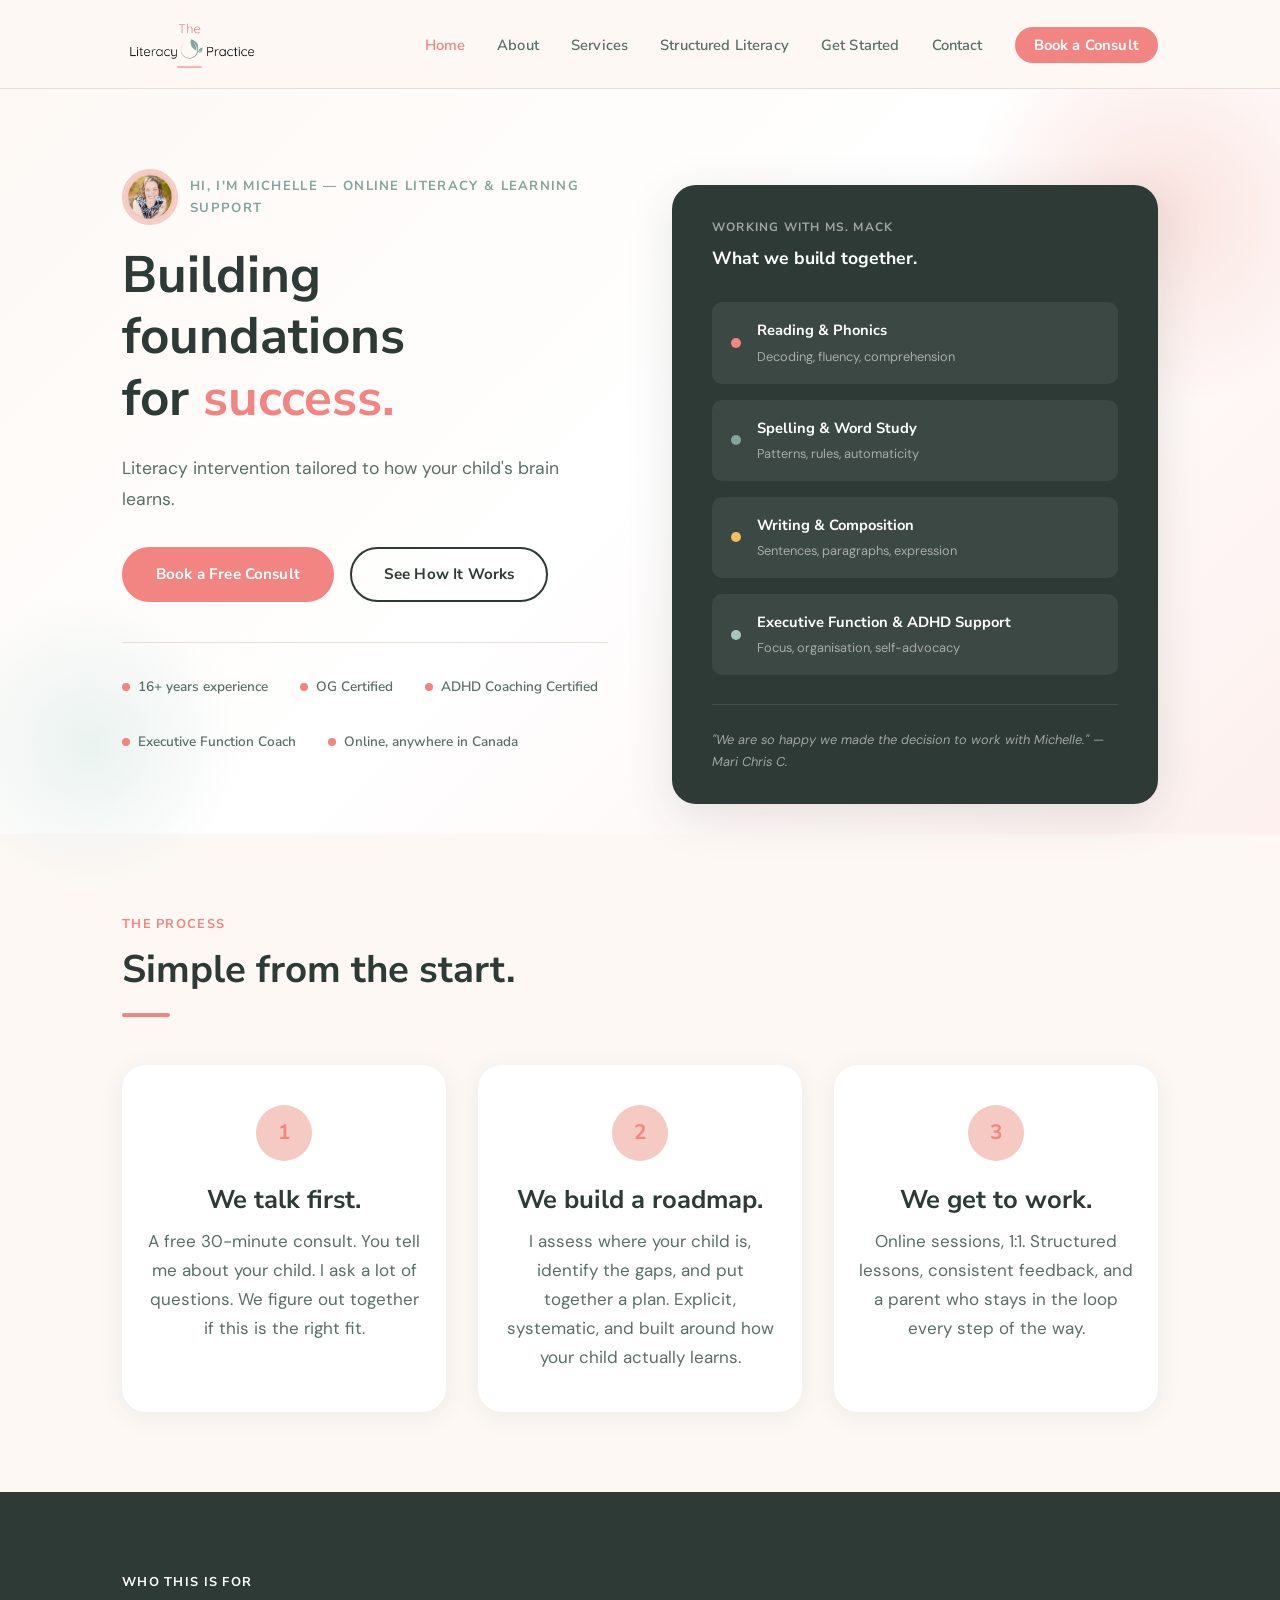
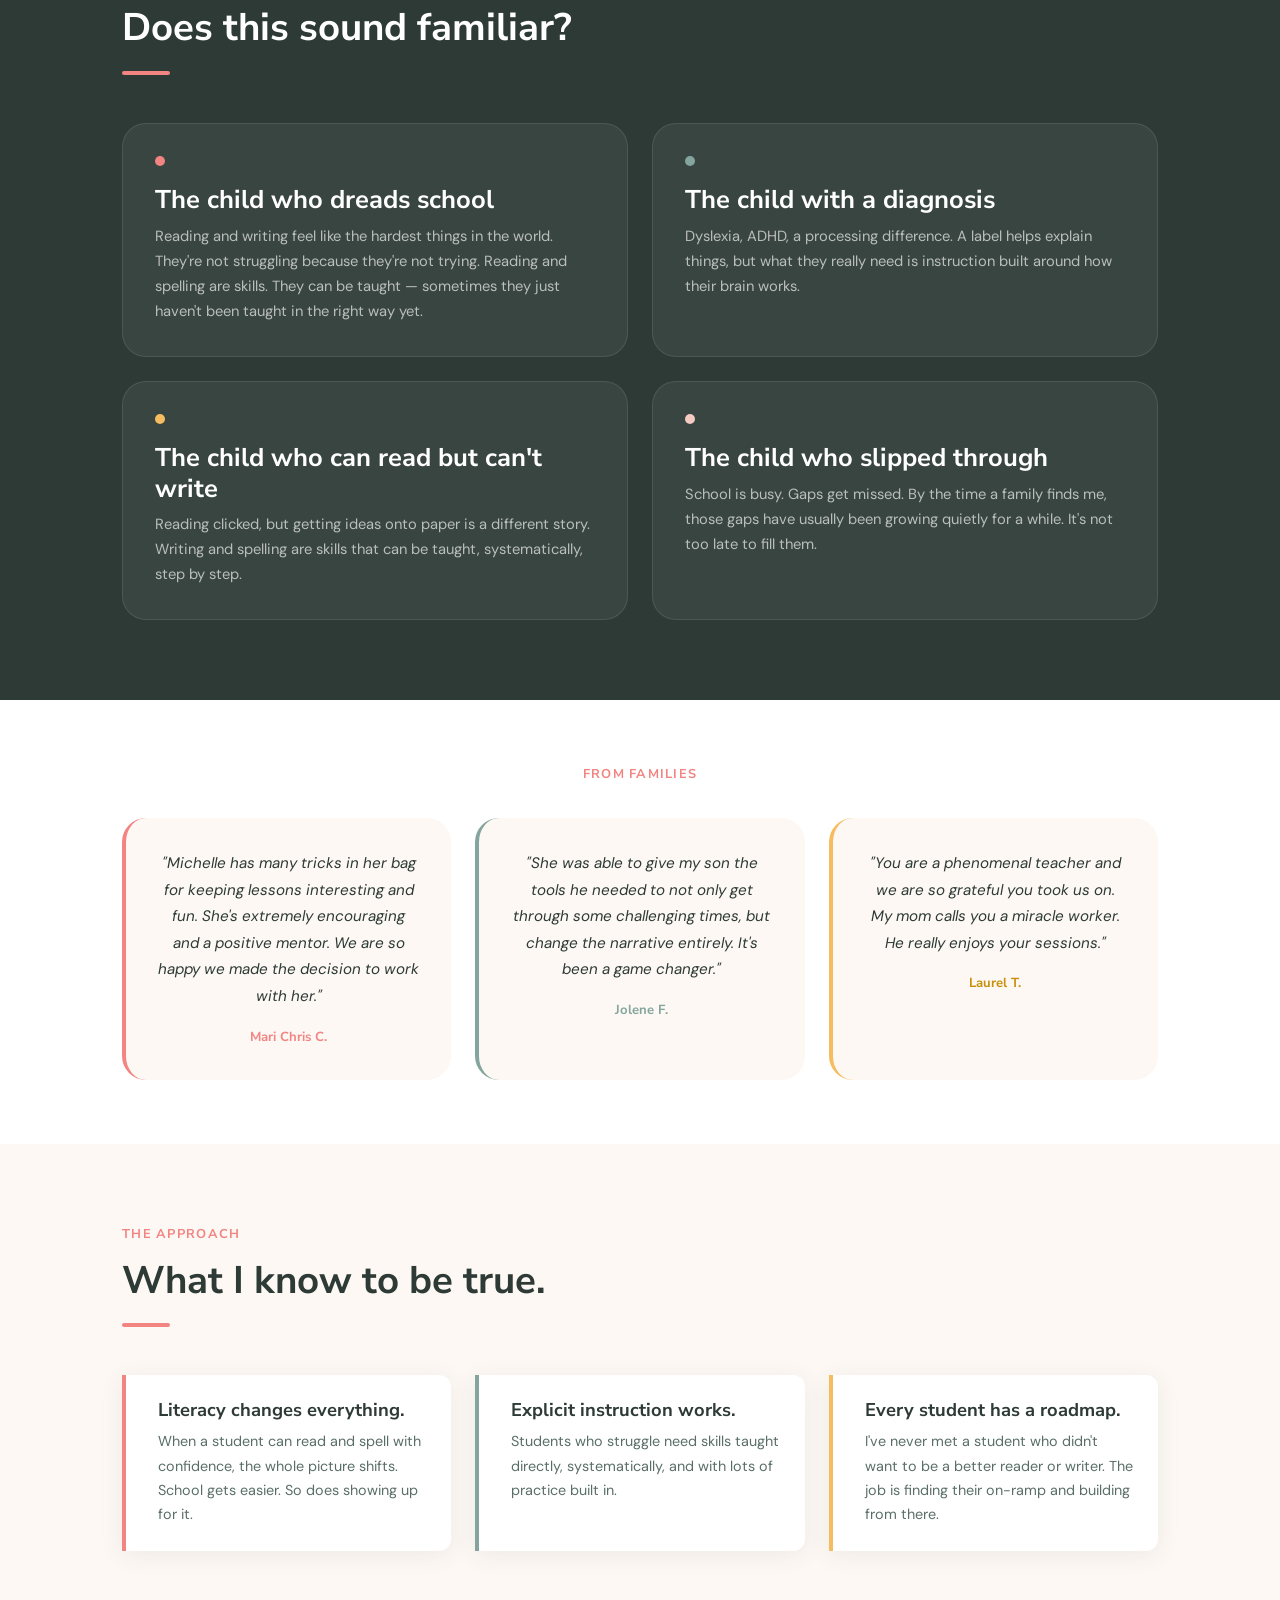
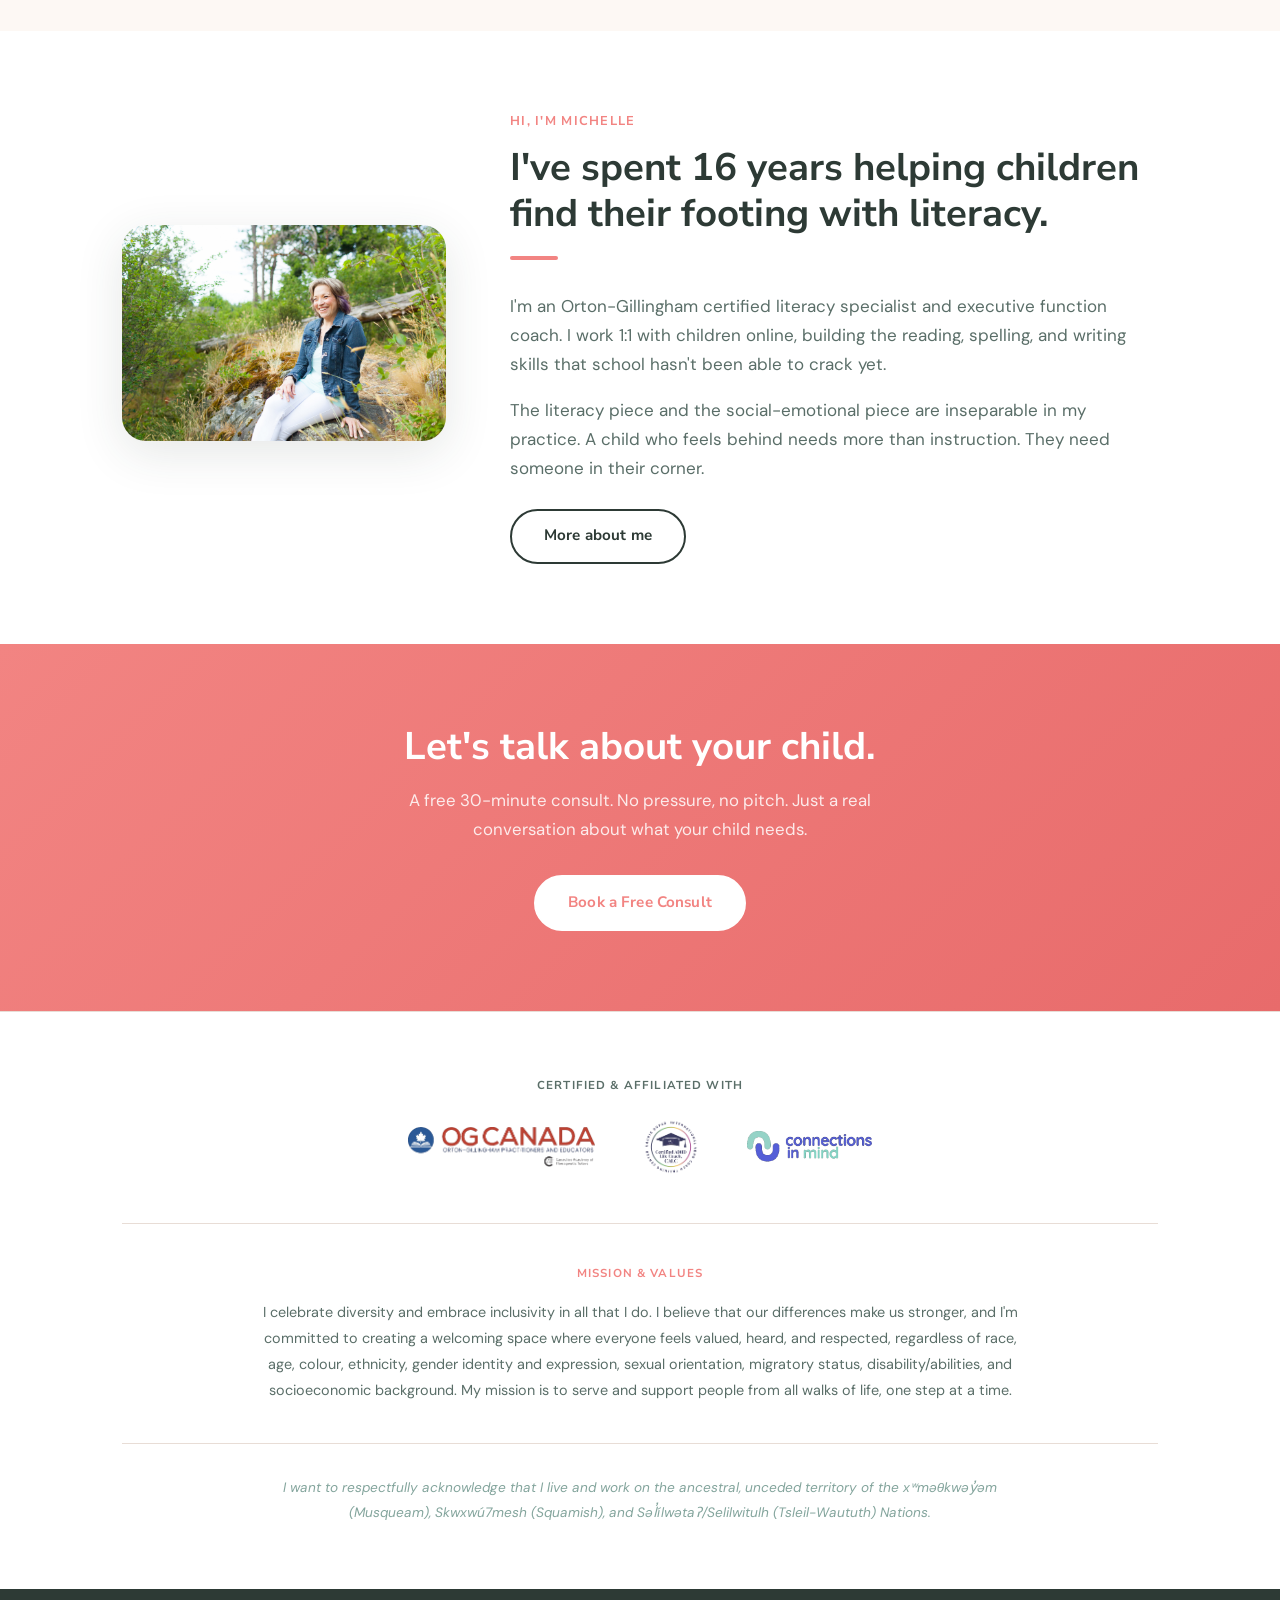
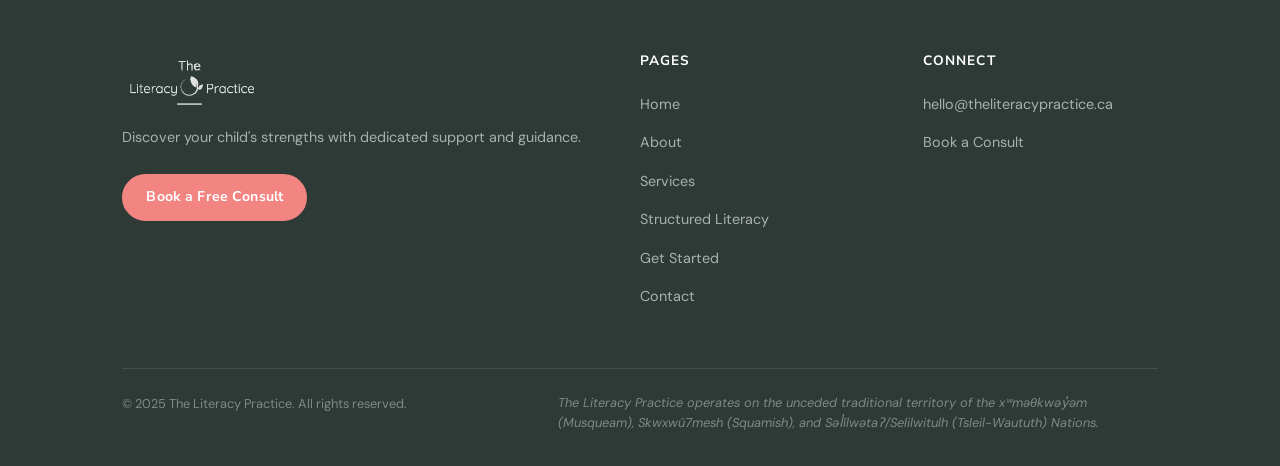
<file: index_14.html>
<!DOCTYPE html>
<html lang="en">
<head>
  <meta charset="UTF-8">
  <meta name="viewport" content="width=device-width, initial-scale=1.0">
  <title>The Literacy Practice, Online Literacy &amp; Learning Support</title>
  <meta name="description" content="Explicit, systematic, structured literacy tutoring for students of all ages. Explicit, systematic literacy instruction and ADHD-informed support.">
  <link rel="stylesheet" href="styles.css">
  <style>
    /* ---- Hero ---- */
    .hero {
      padding: 5rem 0 5rem;
      background: linear-gradient(135deg, var(--cream) 0%, #fff 50%, #fdf0ee 100%);
      position: relative;
    }

    .hero::before {
      content: '';
      position: absolute;
      top: -80px; right: -80px;
      width: 400px; height: 400px;
      background: radial-gradient(circle, var(--blush) 0%, transparent 70%);
      opacity: 0.5;
      pointer-events: none;
    }

    .hero::after {
      content: '';
      position: absolute;
      bottom: -60px; left: -60px;
      width: 300px; height: 300px;
      background: radial-gradient(circle, #d6e8e5 0%, transparent 70%);
      opacity: 0.5;
      pointer-events: none;
    }

    .hero-inner {
      display: grid;
      grid-template-columns: 1fr 1fr;
      gap: 4rem;
      align-items: start;
      position: relative;
      z-index: 1;
    }

    .hero-eyebrow {
      font-family: var(--font-head);
      font-size: 0.82rem;
      font-weight: 700;
      letter-spacing: 0.1em;
      text-transform: uppercase;
      color: var(--teal);
      margin-bottom: 1rem;
    }

    .hero h1 { margin-bottom: 1.5rem; }
    .hero h1 span { color: var(--coral); }

    .hero-lead {
      font-size: 1.1rem;
      line-height: 1.75;
      color: var(--text-light);
      margin-bottom: 2rem;
    }

    .hero-actions { display: flex; gap: 1rem; flex-wrap: wrap; align-items: center; }

    .hero-trust {
      margin-top: 2.5rem;
      padding-top: 2rem;
      border-top: 1px solid var(--border);
      display: flex;
      gap: 2rem;
      flex-wrap: wrap;
    }

    .trust-item {
      display: flex;
      align-items: center;
      gap: 0.5rem;
      font-size: 0.85rem;
      font-family: var(--font-head);
      font-weight: 600;
      color: var(--text-light);
    }

    .trust-item .dot {
      width: 8px; height: 8px;
      border-radius: 50%;
      background: var(--coral);
      flex-shrink: 0;
    }

    /* Hero visual */
    .hero-visual {
      position: relative;
      overflow: visible;
    }

    .hero-card-stack {
      position: relative;
    }

    .hcard {
      position: absolute;
      background: white;
      border-radius: var(--radius-lg);
      padding: 1.6rem;
      box-shadow: var(--shadow-lg);
    }

    .hcard-main {
      width: 100%;
      top: 0; left: 0;
      background: var(--dark-green);
      color: white;
      padding: 2rem;
    }

    .hcard-main h3 {
      color: white;
      font-size: 1.1rem;
      margin-bottom: 0.5rem;
    }

    .hcard-main p { color: rgba(255,255,255,0.7); font-size: 0.9rem; margin: 0; }

    .hcard-main .progress-bars { margin-top: 1.5rem; }
    .progress-item { margin-bottom: 1rem; }
    .progress-label {
      display: flex;
      justify-content: space-between;
      font-size: 0.8rem;
      color: rgba(255,255,255,0.7);
      margin-bottom: 0.4rem;
      font-family: var(--font-head);
    }
    .progress-bar {
      height: 6px;
      background: rgba(255,255,255,0.15);
      border-radius: 3px;
      overflow: hidden;
    }
    .progress-fill {
      height: 100%;
      border-radius: 3px;
      animation: fillBar 1.5s ease forwards;
    }
    @keyframes fillBar { from { width: 0; } }
    .fill-coral  { background: var(--coral); }
    .fill-teal   { background: var(--teal); }
    .fill-amber  { background: var(--amber); }

    .hcard-quote {
      width: 75%;
      bottom: 60px; right: -20px;
      background: var(--blush);
    }

    .hcard-quote p {
      font-size: 0.88rem;
      font-style: italic;
      color: var(--dark-green);
      margin-bottom: 0.5rem;
      line-height: 1.6;
    }

    .hcard-quote .attr {
      font-family: var(--font-head);
      font-size: 0.78rem;
      font-weight: 700;
      color: var(--coral);
      margin: 0;
    }

    .hcard-stat {
      width: 44%;
      bottom: 0; left: 20px;
      text-align: center;
    }

    .hcard-stat .big-num {
      font-family: var(--font-head);
      font-size: 2.5rem;
      font-weight: 700;
      color: var(--coral);
      line-height: 1;
    }

    .hcard-stat p { font-size: 0.82rem; color: var(--text-light); margin: 0.3rem 0 0; }

    /* ---- How it works ---- */
    .how-grid {
      display: grid;
      grid-template-columns: repeat(3, 1fr);
      gap: 2rem;
      margin-top: 3rem;
    }

    .how-item {
      text-align: center;
      padding: 2.5rem 1.5rem;
    }

    .how-num {
      width: 56px; height: 56px;
      border-radius: 50%;
      background: var(--blush);
      color: var(--coral);
      font-family: var(--font-head);
      font-weight: 700;
      font-size: 1.3rem;
      display: flex;
      align-items: center;
      justify-content: center;
      margin: 0 auto 1.5rem;
    }

    .how-item h3 { margin-bottom: 0.75rem; }

    /* ---- Who I work with ---- */
    .who-section { background: var(--dark-green); }
    .who-section h2, .who-section .section-label { color: white; }
    .who-section .divider { background: var(--coral); }

    .who-grid {
      display: grid;
      grid-template-columns: repeat(2, 1fr);
      gap: 1.5rem;
      margin-top: 3rem;
    }

    .who-card {
      background: rgba(255,255,255,0.06);
      border: 1px solid rgba(255,255,255,0.1);
      border-radius: var(--radius-lg);
      padding: 2rem;
      transition: background 0.2s;
    }

    .who-card:hover { background: rgba(255,255,255,0.1); }

    .who-card .icon {
      font-size: 2rem;
      margin-bottom: 1rem;
    }

    .who-card h3 { color: white; margin-bottom: 0.5rem; }
    .who-card p  { color: rgba(255,255,255,0.65); font-size: 0.92rem; margin: 0; }

    /* ---- Testimonial strip ---- */
    .testimonial-strip {
      background: white;
      padding: 4rem 0;
      text-align: center;
    }

    .testimonial-quote {
      font-size: clamp(1.1rem, 2.5vw, 1.5rem);
      font-family: var(--font-head);
      font-weight: 500;
      color: var(--dark-green);
      font-style: italic;
      max-width: 760px;
      margin: 0 auto 1.5rem;
      line-height: 1.6;
    }

    .testimonial-attr {
      font-size: 0.9rem;
      font-family: var(--font-head);
      font-weight: 700;
      color: var(--coral);
    }

    /* ---- What I believe ---- */
    .belief-grid {
      display: grid;
      grid-template-columns: repeat(3, 1fr);
      gap: 1.5rem;
      margin-top: 3rem;
    }

    .belief-card {
      border-left: 4px solid var(--coral);
      padding: 1.5rem 1.5rem 1.5rem 2rem;
      background: white;
      border-radius: 0 var(--radius) var(--radius) 0;
      box-shadow: var(--shadow);
    }

    .belief-card:nth-child(2) { border-color: var(--teal); }
    .belief-card:nth-child(3) { border-color: var(--amber); }

    .belief-card h4 { margin-bottom: 0.5rem; }
    .belief-card p  { font-size: 0.9rem; margin: 0; }

    /* ---- CTA Banner ---- */
    .cta-banner {
      background: linear-gradient(135deg, var(--coral), #e86b6b);
      padding: 5rem 0;
      text-align: center;
    }

    .cta-banner h2 { color: white; margin-bottom: 1rem; }
    .cta-banner p  { color: rgba(255,255,255,0.85); font-size: 1.05rem; margin-bottom: 2rem; max-width: 540px; margin-left: auto; margin-right: auto; }
    .cta-banner .btn { background: white; color: var(--coral); border-color: white; }
    .cta-banner .btn:hover { background: var(--dark-green); color: white; border-color: var(--dark-green); }


    /* ---- Testimonials ---- */
    .testi-grid {
      display: grid;
      grid-template-columns: repeat(3, 1fr);
      gap: 1.5rem;
      margin-top: 2rem;
    }

    .testi-card {
      background: var(--cream);
      border-radius: var(--radius-lg);
      padding: 2rem;
      border-left: 4px solid var(--coral);
    }

    .testi-card:nth-child(2) { border-color: var(--teal); }
    .testi-card:nth-child(3) { border-color: var(--amber); }

    .testi-quote {
      font-style: italic;
      font-size: 0.95rem;
      color: var(--dark-green);
      line-height: 1.75;
      margin-bottom: 1rem;
    }

    .testi-attr {
      font-family: var(--font-head);
      font-size: 0.82rem;
      font-weight: 700;
      color: var(--coral);
      margin: 0;
    }

    .testi-card:nth-child(2) .testi-attr { color: var(--teal); }
    .testi-card:nth-child(3) .testi-attr { color: #c8900a; }

    @media (max-width: 900px) {
      .testi-grid { grid-template-columns: 1fr; }
    }

    @media (max-width: 900px) {
      .hero-inner     { grid-template-columns: 1fr; }
      .hero-visual    { display: none; }
      .how-grid       { grid-template-columns: 1fr; }
      .who-grid       { grid-template-columns: 1fr; }
      .belief-grid    { grid-template-columns: 1fr; }
    }
  </style>
</head>
<body>

<div id="nav-placeholder"></div>

<!-- HERO -->
<section class="hero">
  <div class="container">
    <div class="hero-inner">
      <div class="hero-content">
        <div style="display:flex;align-items:center;gap:0.75rem;margin-bottom:1.25rem;">
          <img src="michelle.png" alt="Michelle McIntosh" style="width:56px;height:56px;border-radius:50%;object-fit:cover;border:2px solid var(--blush);flex-shrink:0;">
          <p class="hero-eyebrow" style="margin-bottom:0;">Hi, I'm Michelle — Online Literacy &amp; Learning Support</p>
        </div>
        <h1>Building foundations<br>for <span>success.</span></h1>
        <p class="hero-lead">
          Literacy intervention tailored to how your child's brain learns.
        </p>
        <div class="hero-actions">
          <a href="https://koalendar.com/e/free-30-minute-parent-consultation" target="_blank" class="btn btn-primary">Book a Free Consult</a>
          <a href="services.html" class="btn btn-secondary">See How It Works</a>
        </div>
        <div class="hero-trust">
          <div class="trust-item"><span class="dot"></span> 16+ years experience</div>
          <div class="trust-item"><span class="dot"></span> OG Certified</div>
          <div class="trust-item"><span class="dot"></span> ADHD Coaching Certified</div>
          <div class="trust-item"><span class="dot"></span> Executive Function Coach</div>
          <div class="trust-item"><span class="dot"></span> Online, anywhere in Canada</div>
        </div>
      </div>
      <div class="hero-visual">
        <div class="hcard" style="background:var(--dark-green);padding:2rem 2.5rem;width:100%;margin-top:1rem;">
          <p style="color:rgba(255,255,255,0.55);font-size:0.75rem;font-family:var(--font-head);font-weight:700;letter-spacing:0.1em;text-transform:uppercase;margin-bottom:0.4rem;">Working with Ms. Mack</p>
          <p style="color:white;font-size:1.1rem;font-family:var(--font-head);font-weight:700;margin-bottom:1.8rem;">What we build together.</p>
          <div style="display:flex;flex-direction:column;gap:1rem;">
            <div style="display:flex;align-items:center;gap:1rem;padding:1rem 1.2rem;background:rgba(255,255,255,0.07);border-radius:10px;">
              <span style="width:10px;height:10px;border-radius:50%;background:var(--coral);flex-shrink:0;"></span>
              <div>
                <p style="color:white;font-family:var(--font-head);font-weight:700;font-size:0.92rem;margin:0 0 0.15rem;">Reading &amp; Phonics</p>
                <p style="color:rgba(255,255,255,0.55);font-size:0.8rem;margin:0;">Decoding, fluency, comprehension</p>
              </div>
            </div>
            <div style="display:flex;align-items:center;gap:1rem;padding:1rem 1.2rem;background:rgba(255,255,255,0.07);border-radius:10px;">
              <span style="width:10px;height:10px;border-radius:50%;background:var(--teal);flex-shrink:0;"></span>
              <div>
                <p style="color:white;font-family:var(--font-head);font-weight:700;font-size:0.92rem;margin:0 0 0.15rem;">Spelling &amp; Word Study</p>
                <p style="color:rgba(255,255,255,0.55);font-size:0.8rem;margin:0;">Patterns, rules, automaticity</p>
              </div>
            </div>
            <div style="display:flex;align-items:center;gap:1rem;padding:1rem 1.2rem;background:rgba(255,255,255,0.07);border-radius:10px;">
              <span style="width:10px;height:10px;border-radius:50%;background:var(--amber);flex-shrink:0;"></span>
              <div>
                <p style="color:white;font-family:var(--font-head);font-weight:700;font-size:0.92rem;margin:0 0 0.15rem;">Writing &amp; Composition</p>
                <p style="color:rgba(255,255,255,0.55);font-size:0.8rem;margin:0;">Sentences, paragraphs, expression</p>
              </div>
            </div>
            <div style="display:flex;align-items:center;gap:1rem;padding:1rem 1.2rem;background:rgba(255,255,255,0.07);border-radius:10px;">
              <span style="width:10px;height:10px;border-radius:50%;background:#a8c5bf;flex-shrink:0;"></span>
              <div>
                <p style="color:white;font-family:var(--font-head);font-weight:700;font-size:0.92rem;margin:0 0 0.15rem;">Executive Function &amp; ADHD Support</p>
                <p style="color:rgba(255,255,255,0.55);font-size:0.8rem;margin:0;">Focus, organisation, self-advocacy</p>
              </div>
            </div>
          </div>
          <div style="margin-top:1.8rem;padding-top:1.5rem;border-top:1px solid rgba(255,255,255,0.1);">
            <p style="color:rgba(255,255,255,0.55);font-size:0.8rem;font-style:italic;margin:0;">"We are so happy we made the decision to work with Michelle." — Mari Chris C.</p>
          </div>
        </div>
      </div>
    </div>
  </div>
</section>

<!-- HOW IT WORKS -->
<section>
  <div class="container">
    <p class="section-label">The Process</p>
    <h2>Simple from the start.</h2>
    <div class="divider"></div>
    <div class="how-grid">
      <div class="how-item card">
        <div class="how-num">1</div>
        <h3>We talk first.</h3>
        <p>A free 30-minute consult. You tell me about your child. I ask a lot of questions. We figure out together if this is the right fit.</p>
      </div>
      <div class="how-item card">
        <div class="how-num">2</div>
        <h3>We build a roadmap.</h3>
        <p>I assess where your child is, identify the gaps, and put together a plan. Explicit, systematic, and built around how your child actually learns.</p>
      </div>
      <div class="how-item card">
        <div class="how-num">3</div>
        <h3>We get to work.</h3>
        <p>Online sessions, 1:1. Structured lessons, consistent feedback, and a parent who stays in the loop every step of the way.</p>
      </div>
    </div>
  </div>
</section>

<!-- WHO I WORK WITH -->
<section class="who-section">
  <div class="container">
    <p class="section-label">Who This Is For</p>
    <h2>Does this sound familiar?</h2>
    <div class="divider"></div>
    <div class="who-grid">
      <div class="who-card">
        <div class="who-marker marker-1"></div>
        <h3>The child who dreads school</h3>
        <p>Reading and writing feel like the hardest things in the world. They're not struggling because they're not trying. Reading and spelling are skills. They can be taught — sometimes they just haven't been taught in the right way yet.</p>
      </div>
      <div class="who-card">
        <div class="who-marker marker-2"></div>
        <h3>The child with a diagnosis</h3>
        <p>Dyslexia, ADHD, a processing difference. A label helps explain things, but what they really need is instruction built around how their brain works.</p>
      </div>
      <div class="who-card">
        <div class="who-marker marker-3"></div>
        <h3>The child who can read but can't write</h3>
        <p>Reading clicked, but getting ideas onto paper is a different story. Writing and spelling are skills that can be taught, systematically, step by step.</p>
      </div>
      <div class="who-card">
        <div class="who-marker marker-4"></div>
        <h3>The child who slipped through</h3>
        <p>School is busy. Gaps get missed. By the time a family finds me, those gaps have usually been growing quietly for a while. It's not too late to fill them.</p>
      </div>
    </div>
  </div>
</section>

<!-- TESTIMONIALS -->
<section class="testimonial-strip">
  <div class="container">
    <p class="section-label" style="text-align:center;">From Families</p>
    <div class="testi-grid">
      <div class="testi-card">
        <p class="testi-quote">"Michelle has many tricks in her bag for keeping lessons interesting and fun. She's extremely encouraging and a positive mentor. We are so happy we made the decision to work with her."</p>
        <p class="testi-attr">Mari Chris C.</p>
      </div>
      <div class="testi-card">
        <p class="testi-quote">"She was able to give my son the tools he needed to not only get through some challenging times, but change the narrative entirely. It's been a game changer."</p>
        <p class="testi-attr">Jolene F.</p>
      </div>
      <div class="testi-card">
        <p class="testi-quote">"You are a phenomenal teacher and we are so grateful you took us on. My mom calls you a miracle worker. He really enjoys your sessions."</p>
        <p class="testi-attr">Laurel T.</p>
      </div>
    </div>
  </div>
</section>

<!-- WHAT I BELIEVE -->
<section style="background:var(--cream);">
  <div class="container">
    <p class="section-label">The Approach</p>
    <h2>What I know to be true.</h2>
    <div class="divider"></div>
    <div class="belief-grid">
      <div class="belief-card">
        <h4>Literacy changes everything.</h4>
        <p>When a student can read and spell with confidence, the whole picture shifts. School gets easier. So does showing up for it.</p>
      </div>
      <div class="belief-card">
        <h4>Explicit instruction works.</h4>
        <p>Students who struggle need skills taught directly, systematically, and with lots of practice built in.</p>
      </div>
      <div class="belief-card">
        <h4>Every student has a roadmap.</h4>
        <p>I've never met a student who didn't want to be a better reader or writer. The job is finding their on-ramp and building from there.</p>
      </div>
    </div>
  </div>
</section>

<!-- MICHELLE INTRO -->
<section style="background:white; padding:5rem 0;">
  <div class="container">
    <div style="display:grid;grid-template-columns:1fr 2fr;gap:4rem;align-items:center;">
      <div style="text-align:center;">
        <img src="michelle2.jpg" alt="Michelle McIntosh" style="width:100%;max-width:340px;border-radius:var(--radius-lg);object-fit:cover;box-shadow:var(--shadow-lg);">
      </div>
      <div>
        <p class="section-label">Hi, I'm Michelle</p>
        <h2>I've spent 16 years helping children find their footing with literacy.</h2>
        <div class="divider"></div>
        <p>I'm an Orton-Gillingham certified literacy specialist and executive function coach. I work 1:1 with children online, building the reading, spelling, and writing skills that school hasn't been able to crack yet.</p>
        <p>The literacy piece and the social-emotional piece are inseparable in my practice. A child who feels behind needs more than instruction. They need someone in their corner.</p>
        <a href="about.html" class="btn btn-secondary" style="margin-top:0.5rem;">More about me</a>
      </div>
    </div>
  </div>
</section>

<!-- CTA BANNER -->
<section class="cta-banner">
  <div class="container--narrow">
    <h2>Let's talk about your child.</h2>
    <p>A free 30-minute consult. No pressure, no pitch. Just a real conversation about what your child needs.</p>
    <a href="get-started.html" class="btn">Book a Free Consult</a>
  </div>
</section>

<!-- PRE-FOOTER: Credentials, Mission, Land Acknowledgement -->
<section style="background:white;padding:4rem 0;border-top:1px solid var(--border);">
  <div class="container">

    <!-- Credential logos -->
    <div style="text-align:center;margin-bottom:3rem;">
      <p style="font-family:var(--font-head);font-size:0.72rem;font-weight:700;letter-spacing:0.1em;text-transform:uppercase;color:var(--text-light);margin-bottom:1.5rem;">Certified &amp; affiliated with</p>
      <div style="display:flex;align-items:center;justify-content:center;gap:3rem;flex-wrap:wrap;">
        <img src="logo-og.png" alt="OG Canada" style="height:40px;width:auto;opacity:0.85;">
        <img src="logo-calc.png" alt="Certified ADHD Life Coach, CALC" style="height:56px;width:auto;opacity:0.85;">
        <img src="logo-cim.png" alt="Connections in Mind" style="height:32px;width:auto;opacity:0.85;">
      </div>
    </div>

    <!-- Divider -->
    <div style="border-top:1px solid var(--border);margin-bottom:2.5rem;"></div>

    <!-- Mission & Values -->
    <div style="max-width:780px;margin:0 auto 2.5rem;text-align:center;">
      <p style="font-family:var(--font-head);font-size:0.72rem;font-weight:700;letter-spacing:0.1em;text-transform:uppercase;color:var(--coral);margin-bottom:1rem;">Mission &amp; Values</p>
      <p style="font-size:0.9rem;color:var(--text-light);line-height:1.8;margin:0;">I celebrate diversity and embrace inclusivity in all that I do. I believe that our differences make us stronger, and I'm committed to creating a welcoming space where everyone feels valued, heard, and respected, regardless of race, age, colour, ethnicity, gender identity and expression, sexual orientation, migratory status, disability/abilities, and socioeconomic background. My mission is to serve and support people from all walks of life, one step at a time.</p>
    </div>

    <!-- Divider -->
    <div style="border-top:1px solid var(--border);margin-bottom:2rem;"></div>

    <!-- Land Acknowledgement -->
    <div style="max-width:780px;margin:0 auto;text-align:center;">
      <p style="font-size:0.85rem;color:var(--teal);font-style:italic;line-height:1.8;margin:0;">I want to respectfully acknowledge that I live and work on the ancestral, unceded territory of the xʷməθkwəy̓əm (Musqueam), Skwxwú7mesh (Squamish), and Səl̓ílwətaʔ/Selilwitulh (Tsleil-Waututh) Nations.</p>
    </div>

  </div>
</section>
<div id="footer-placeholder"></div>

<script>
// =============================================
// THE LITERACY PRACTICE - Shared Components
// =============================================

function getNavHTML(activePage) {
  const pages = [
    { href: 'index.html',               label: 'Home' },
    { href: 'about.html',               label: 'About' },
    { href: 'services.html',            label: 'Services' },
    { href: 'structured-literacy.html', label: 'Structured Literacy' },
    { href: 'get-started.html',         label: 'Get Started' },
    { href: 'contact.html',             label: 'Contact' },
  ];

  const links = pages.map(p => {
    const active = p.label === activePage ? ' class="active"' : '';
    return `<li><a href="${p.href}"${active}>${p.label}</a></li>`;
  }).join('');

  return `
  <nav>
    <div class="nav-inner">
      <a href="index.html" class="nav-logo"><img src="logo.png" alt="The Literacy Practice" style="height:56px;width:auto;"></a>
      <ul class="nav-links" id="navLinks">
        ${links}
        <li><a href="https://koalendar.com/e/free-30-minute-parent-consultation" target="_blank" class="nav-cta">Book a Consult</a></li>
      </ul>
      <button class="nav-toggle" id="navToggle" aria-label="Toggle menu">
        <span></span><span></span><span></span>
      </button>
    </div>
  </nav>`;
}

function getFooterHTML() {
  return `
  <footer>
    <div class="container">
      <div class="footer-grid">
                                <div class="footer-brand">
          <a href="index.html" class="nav-logo"><img src="logo.png" alt="The Literacy Practice" style="height:56px;width:auto;filter:brightness(0) invert(1);opacity:0.85;"></a>
          <p style="margin-top:1rem;margin-bottom:1.5rem;">Discover your child's strengths with dedicated support and guidance.</p>
          <a href="https://koalendar.com/e/free-30-minute-parent-consultation" target="_blank" class="btn btn-primary" style="font-size:0.88rem;padding:0.6rem 1.4rem;">Book a Free Consult</a>
        </div>
        <div class="footer-col">
          <h4>Pages</h4>
          <ul>
            <li><a href="index.html">Home</a></li>
            <li><a href="about.html">About</a></li>
            <li><a href="services.html">Services</a></li>
            <li><a href="structured-literacy.html">Structured Literacy</a></li>
            <li><a href="get-started.html">Get Started</a></li>
            <li><a href="contact.html">Contact</a></li>
          </ul>
        </div>
        <div class="footer-col">
          <h4>Connect</h4>
          <ul>
            <li><a href="mailto:hello@theliteracypractice.ca">hello@theliteracypractice.ca</a></li>
            <li><a href="get-started.html">Book a Consult</a></li>
          </ul>
        </div>
      </div>
                  <div class="footer-bottom">
        <p>© 2025 The Literacy Practice. All rights reserved.</p>
        <p class="land-ack">The Literacy Practice operates on the unceded traditional territory of the xʷməθkwəy̓əm (Musqueam), Skwxwú7mesh (Squamish), and Səl̓ílwətaʔ/Selilwitulh (Tsleil-Waututh) Nations.</p>
      </div>
    </div>
  </footer>`;
}

function initNav() {
  const toggle = document.getElementById('navToggle');
  const links  = document.getElementById('navLinks');
  if (toggle && links) {
    toggle.addEventListener('click', () => links.classList.toggle('open'));
  }
}

document.addEventListener('DOMContentLoaded', initNav);

</script>
<script>
  document.getElementById('nav-placeholder').innerHTML = getNavHTML('Home');
  document.getElementById('footer-placeholder').innerHTML = getFooterHTML();
  // Re-run initNav after injection so toggle is in the DOM
  const toggle = document.getElementById('navToggle');
  const links  = document.getElementById('navLinks');
  if (toggle && links) {
    ['click','touchend'].forEach(evt => {
      toggle.addEventListener(evt, (e) => {
        e.preventDefault();
        links.classList.toggle('open');
      });
    });
  }
</script>
</body>
</html>
</file>
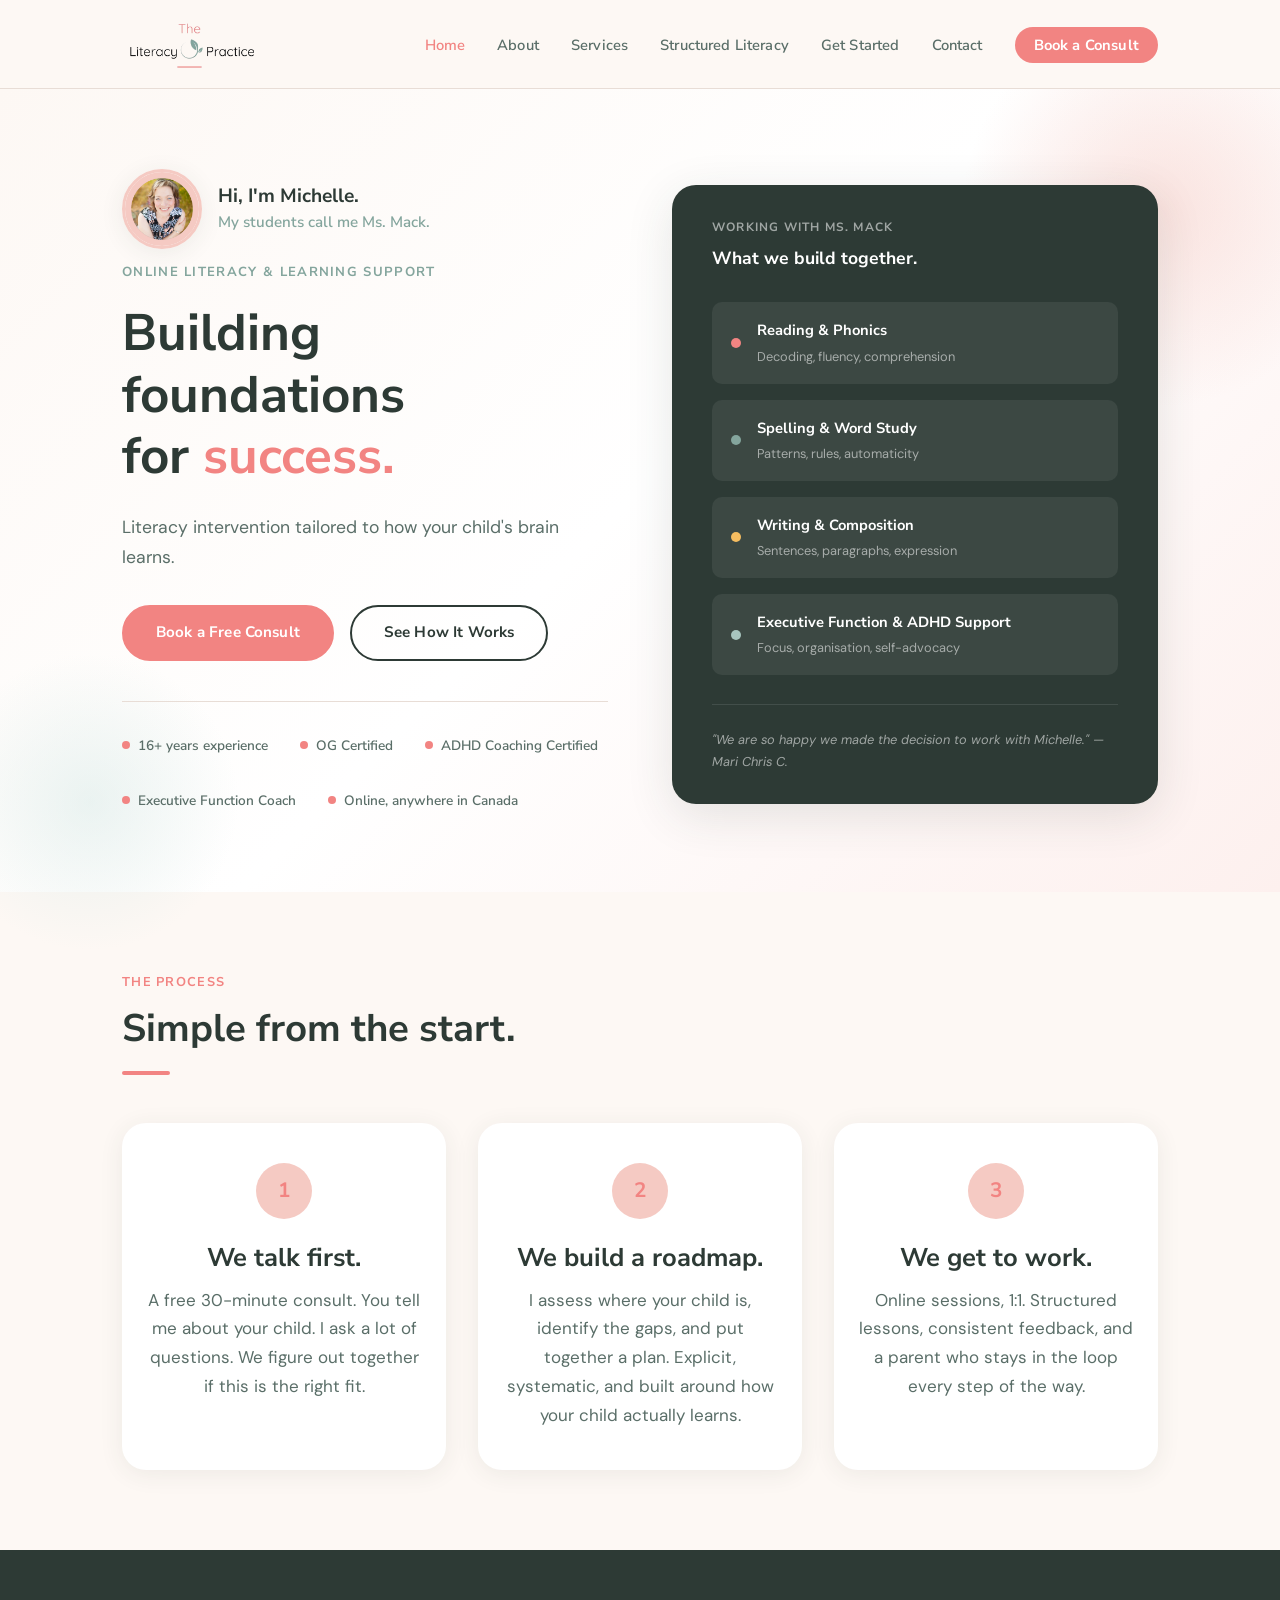
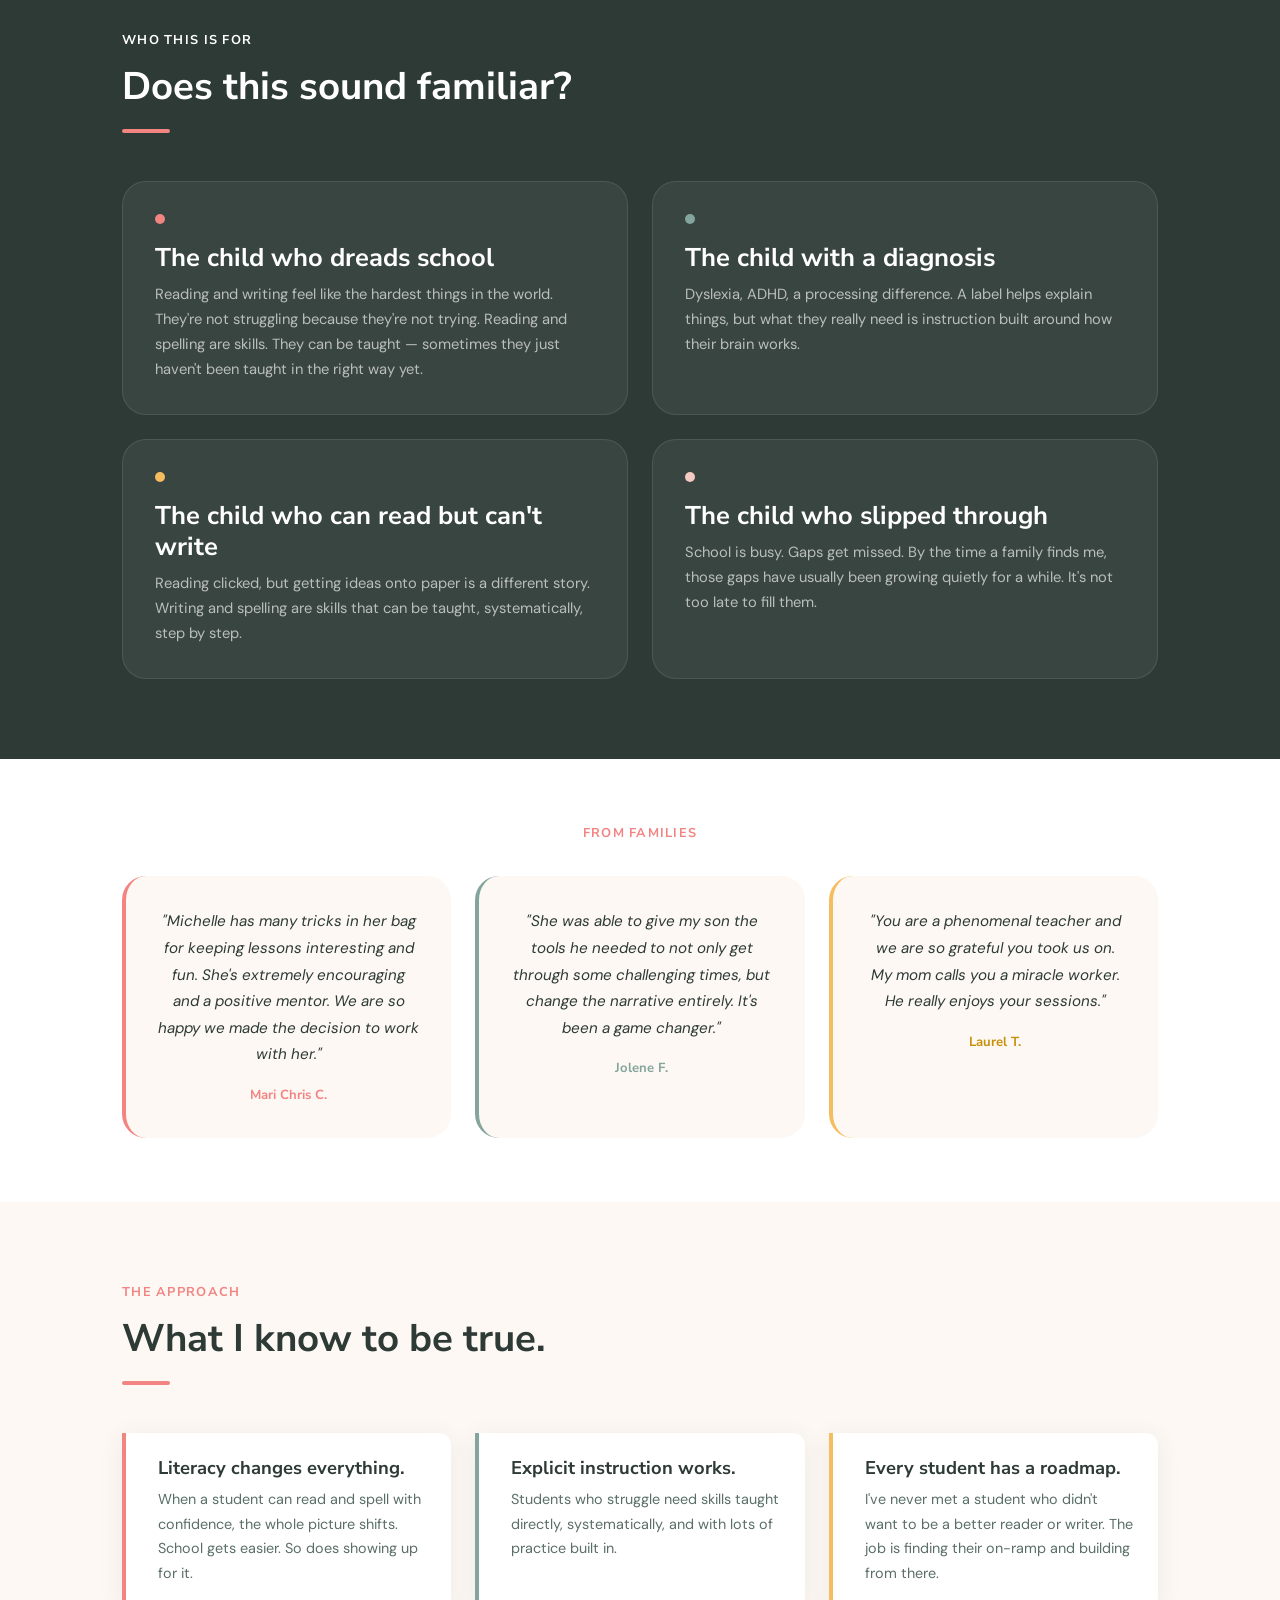
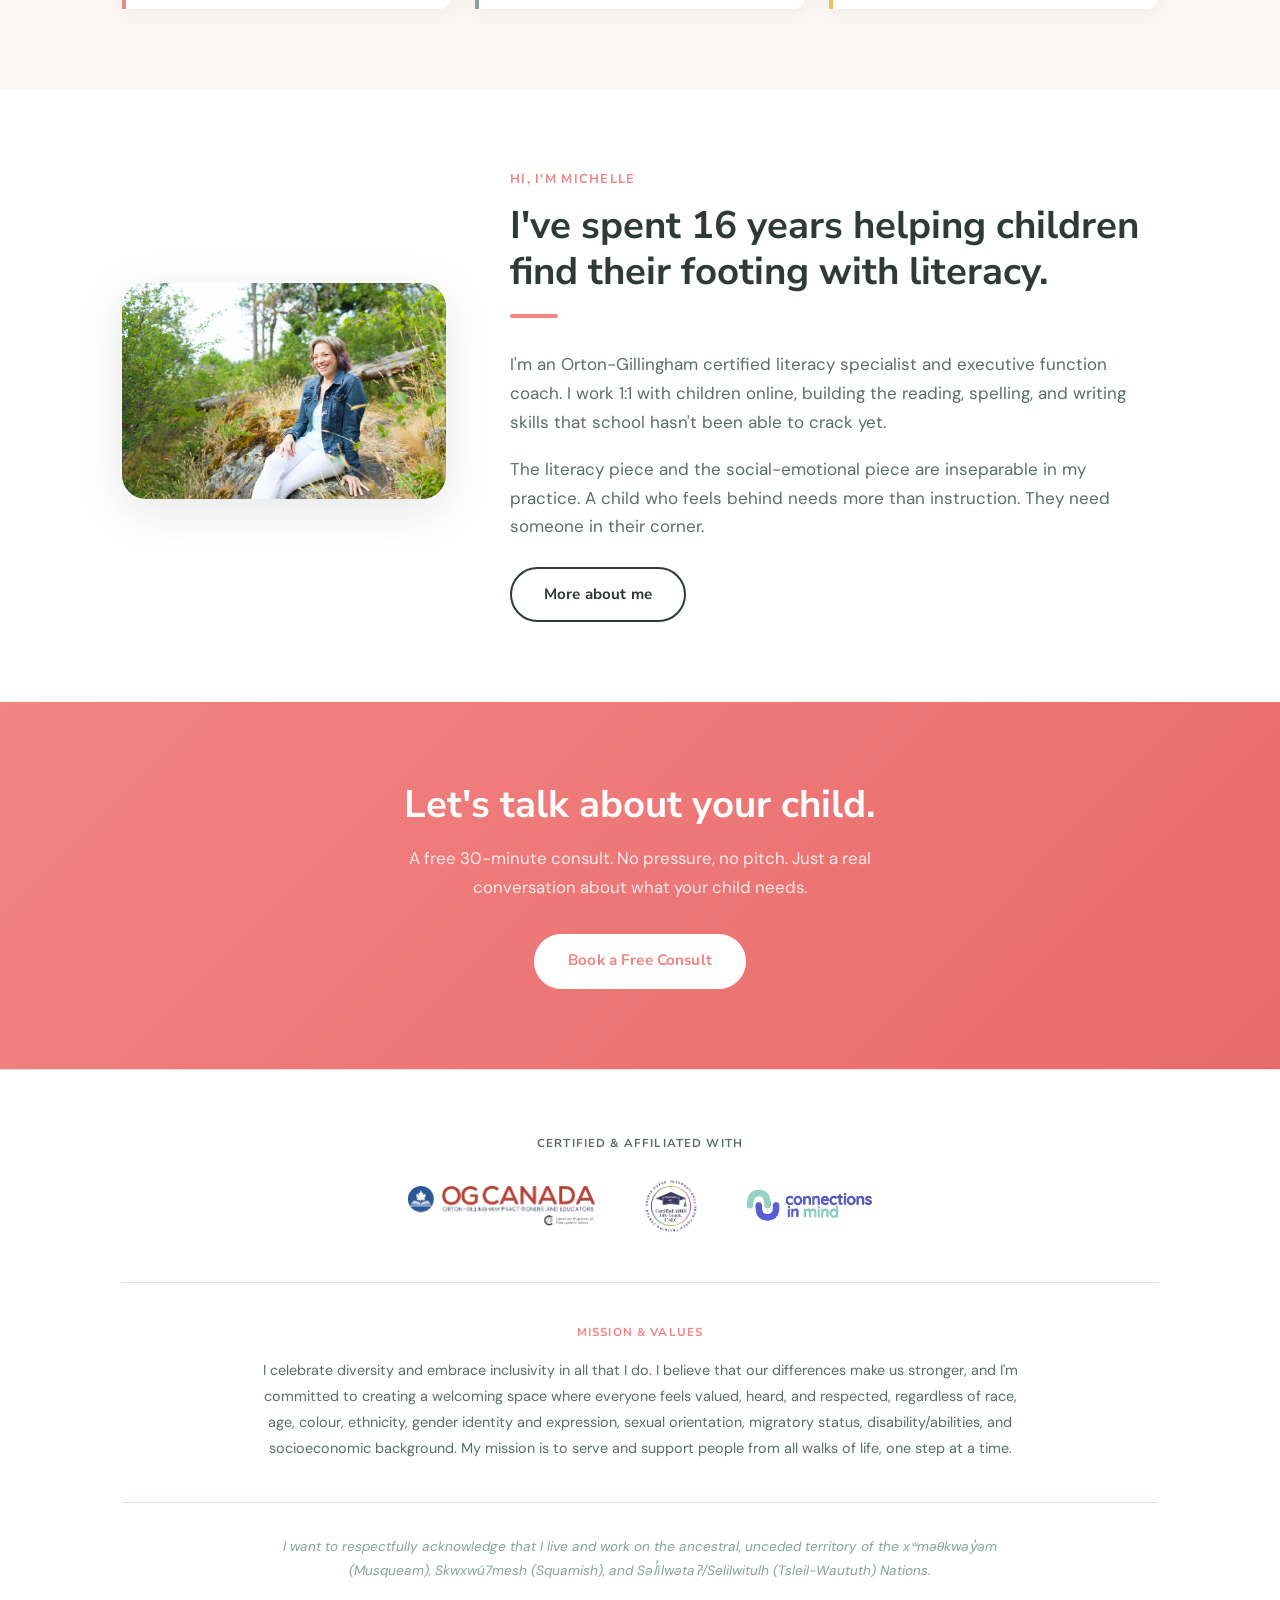
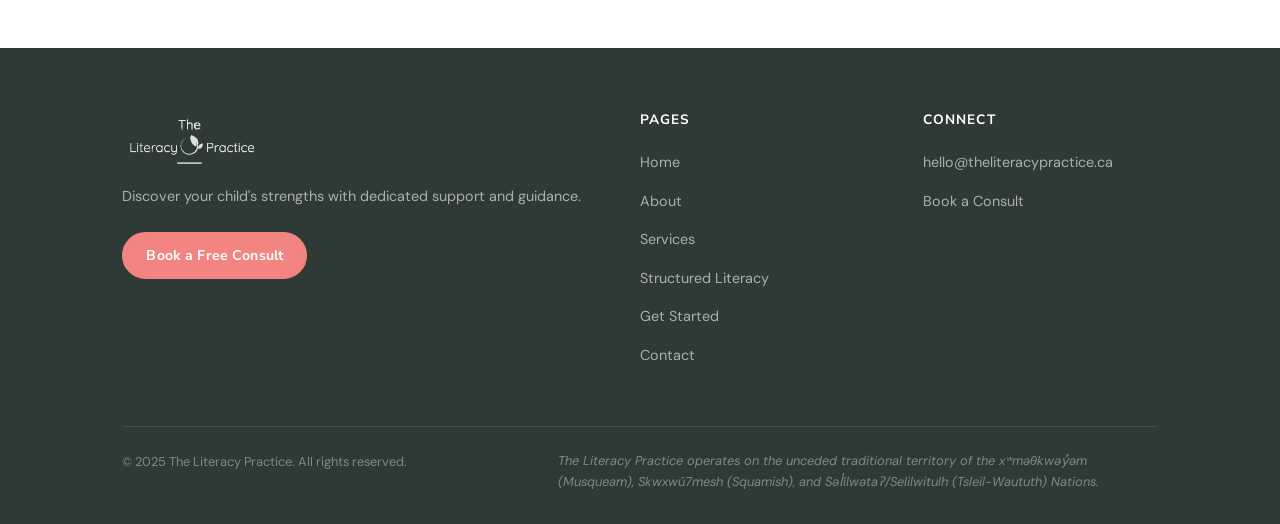
<file: index_15.html>
<!DOCTYPE html>
<html lang="en">
<head>
  <meta charset="UTF-8">
  <meta name="viewport" content="width=device-width, initial-scale=1.0">
  <title>The Literacy Practice, Online Literacy &amp; Learning Support</title>
  <meta name="description" content="Explicit, systematic, structured literacy tutoring for students of all ages. Explicit, systematic literacy instruction and ADHD-informed support.">
  <link rel="stylesheet" href="styles.css">
  <style>
    /* ---- Hero ---- */
    .hero {
      padding: 5rem 0 5rem;
      background: linear-gradient(135deg, var(--cream) 0%, #fff 50%, #fdf0ee 100%);
      position: relative;
    }

    .hero::before {
      content: '';
      position: absolute;
      top: -80px; right: -80px;
      width: 400px; height: 400px;
      background: radial-gradient(circle, var(--blush) 0%, transparent 70%);
      opacity: 0.5;
      pointer-events: none;
    }

    .hero::after {
      content: '';
      position: absolute;
      bottom: -60px; left: -60px;
      width: 300px; height: 300px;
      background: radial-gradient(circle, #d6e8e5 0%, transparent 70%);
      opacity: 0.5;
      pointer-events: none;
    }

    .hero-inner {
      display: grid;
      grid-template-columns: 1fr 1fr;
      gap: 4rem;
      align-items: start;
      position: relative;
      z-index: 1;
    }

    .hero-eyebrow {
      font-family: var(--font-head);
      font-size: 0.82rem;
      font-weight: 700;
      letter-spacing: 0.1em;
      text-transform: uppercase;
      color: var(--teal);
      margin-bottom: 1rem;
    }

    .hero h1 { margin-bottom: 1.5rem; }
    .hero h1 span { color: var(--coral); }

    .hero-lead {
      font-size: 1.1rem;
      line-height: 1.75;
      color: var(--text-light);
      margin-bottom: 2rem;
    }

    .hero-actions { display: flex; gap: 1rem; flex-wrap: wrap; align-items: center; }

    .hero-trust {
      margin-top: 2.5rem;
      padding-top: 2rem;
      border-top: 1px solid var(--border);
      display: flex;
      gap: 2rem;
      flex-wrap: wrap;
    }

    .trust-item {
      display: flex;
      align-items: center;
      gap: 0.5rem;
      font-size: 0.85rem;
      font-family: var(--font-head);
      font-weight: 600;
      color: var(--text-light);
    }

    .trust-item .dot {
      width: 8px; height: 8px;
      border-radius: 50%;
      background: var(--coral);
      flex-shrink: 0;
    }

    /* Hero visual */
    .hero-visual {
      position: relative;
      overflow: visible;
    }

    .hero-card-stack {
      position: relative;
    }

    .hcard {
      position: absolute;
      background: white;
      border-radius: var(--radius-lg);
      padding: 1.6rem;
      box-shadow: var(--shadow-lg);
    }

    .hcard-main {
      width: 100%;
      top: 0; left: 0;
      background: var(--dark-green);
      color: white;
      padding: 2rem;
    }

    .hcard-main h3 {
      color: white;
      font-size: 1.1rem;
      margin-bottom: 0.5rem;
    }

    .hcard-main p { color: rgba(255,255,255,0.7); font-size: 0.9rem; margin: 0; }

    .hcard-main .progress-bars { margin-top: 1.5rem; }
    .progress-item { margin-bottom: 1rem; }
    .progress-label {
      display: flex;
      justify-content: space-between;
      font-size: 0.8rem;
      color: rgba(255,255,255,0.7);
      margin-bottom: 0.4rem;
      font-family: var(--font-head);
    }
    .progress-bar {
      height: 6px;
      background: rgba(255,255,255,0.15);
      border-radius: 3px;
      overflow: hidden;
    }
    .progress-fill {
      height: 100%;
      border-radius: 3px;
      animation: fillBar 1.5s ease forwards;
    }
    @keyframes fillBar { from { width: 0; } }
    .fill-coral  { background: var(--coral); }
    .fill-teal   { background: var(--teal); }
    .fill-amber  { background: var(--amber); }

    .hcard-quote {
      width: 75%;
      bottom: 60px; right: -20px;
      background: var(--blush);
    }

    .hcard-quote p {
      font-size: 0.88rem;
      font-style: italic;
      color: var(--dark-green);
      margin-bottom: 0.5rem;
      line-height: 1.6;
    }

    .hcard-quote .attr {
      font-family: var(--font-head);
      font-size: 0.78rem;
      font-weight: 700;
      color: var(--coral);
      margin: 0;
    }

    .hcard-stat {
      width: 44%;
      bottom: 0; left: 20px;
      text-align: center;
    }

    .hcard-stat .big-num {
      font-family: var(--font-head);
      font-size: 2.5rem;
      font-weight: 700;
      color: var(--coral);
      line-height: 1;
    }

    .hcard-stat p { font-size: 0.82rem; color: var(--text-light); margin: 0.3rem 0 0; }

    /* ---- How it works ---- */
    .how-grid {
      display: grid;
      grid-template-columns: repeat(3, 1fr);
      gap: 2rem;
      margin-top: 3rem;
    }

    .how-item {
      text-align: center;
      padding: 2.5rem 1.5rem;
    }

    .how-num {
      width: 56px; height: 56px;
      border-radius: 50%;
      background: var(--blush);
      color: var(--coral);
      font-family: var(--font-head);
      font-weight: 700;
      font-size: 1.3rem;
      display: flex;
      align-items: center;
      justify-content: center;
      margin: 0 auto 1.5rem;
    }

    .how-item h3 { margin-bottom: 0.75rem; }

    /* ---- Who I work with ---- */
    .who-section { background: var(--dark-green); }
    .who-section h2, .who-section .section-label { color: white; }
    .who-section .divider { background: var(--coral); }

    .who-grid {
      display: grid;
      grid-template-columns: repeat(2, 1fr);
      gap: 1.5rem;
      margin-top: 3rem;
    }

    .who-card {
      background: rgba(255,255,255,0.06);
      border: 1px solid rgba(255,255,255,0.1);
      border-radius: var(--radius-lg);
      padding: 2rem;
      transition: background 0.2s;
    }

    .who-card:hover { background: rgba(255,255,255,0.1); }

    .who-card .icon {
      font-size: 2rem;
      margin-bottom: 1rem;
    }

    .who-card h3 { color: white; margin-bottom: 0.5rem; }
    .who-card p  { color: rgba(255,255,255,0.65); font-size: 0.92rem; margin: 0; }

    /* ---- Testimonial strip ---- */
    .testimonial-strip {
      background: white;
      padding: 4rem 0;
      text-align: center;
    }

    .testimonial-quote {
      font-size: clamp(1.1rem, 2.5vw, 1.5rem);
      font-family: var(--font-head);
      font-weight: 500;
      color: var(--dark-green);
      font-style: italic;
      max-width: 760px;
      margin: 0 auto 1.5rem;
      line-height: 1.6;
    }

    .testimonial-attr {
      font-size: 0.9rem;
      font-family: var(--font-head);
      font-weight: 700;
      color: var(--coral);
    }

    /* ---- What I believe ---- */
    .belief-grid {
      display: grid;
      grid-template-columns: repeat(3, 1fr);
      gap: 1.5rem;
      margin-top: 3rem;
    }

    .belief-card {
      border-left: 4px solid var(--coral);
      padding: 1.5rem 1.5rem 1.5rem 2rem;
      background: white;
      border-radius: 0 var(--radius) var(--radius) 0;
      box-shadow: var(--shadow);
    }

    .belief-card:nth-child(2) { border-color: var(--teal); }
    .belief-card:nth-child(3) { border-color: var(--amber); }

    .belief-card h4 { margin-bottom: 0.5rem; }
    .belief-card p  { font-size: 0.9rem; margin: 0; }

    /* ---- CTA Banner ---- */
    .cta-banner {
      background: linear-gradient(135deg, var(--coral), #e86b6b);
      padding: 5rem 0;
      text-align: center;
    }

    .cta-banner h2 { color: white; margin-bottom: 1rem; }
    .cta-banner p  { color: rgba(255,255,255,0.85); font-size: 1.05rem; margin-bottom: 2rem; max-width: 540px; margin-left: auto; margin-right: auto; }
    .cta-banner .btn { background: white; color: var(--coral); border-color: white; }
    .cta-banner .btn:hover { background: var(--dark-green); color: white; border-color: var(--dark-green); }


    /* ---- Testimonials ---- */
    .testi-grid {
      display: grid;
      grid-template-columns: repeat(3, 1fr);
      gap: 1.5rem;
      margin-top: 2rem;
    }

    .testi-card {
      background: var(--cream);
      border-radius: var(--radius-lg);
      padding: 2rem;
      border-left: 4px solid var(--coral);
    }

    .testi-card:nth-child(2) { border-color: var(--teal); }
    .testi-card:nth-child(3) { border-color: var(--amber); }

    .testi-quote {
      font-style: italic;
      font-size: 0.95rem;
      color: var(--dark-green);
      line-height: 1.75;
      margin-bottom: 1rem;
    }

    .testi-attr {
      font-family: var(--font-head);
      font-size: 0.82rem;
      font-weight: 700;
      color: var(--coral);
      margin: 0;
    }

    .testi-card:nth-child(2) .testi-attr { color: var(--teal); }
    .testi-card:nth-child(3) .testi-attr { color: #c8900a; }

    @media (max-width: 900px) {
      .testi-grid { grid-template-columns: 1fr; }
    }

    @media (max-width: 900px) {
      .hero-inner     { grid-template-columns: 1fr; }
      .hero-visual    { display: none; }
      .how-grid       { grid-template-columns: 1fr; }
      .who-grid       { grid-template-columns: 1fr; }
      .belief-grid    { grid-template-columns: 1fr; }
    }
  </style>
</head>
<body>

<div id="nav-placeholder"></div>

<!-- HERO -->
<section class="hero">
  <div class="container">
    <div class="hero-inner">
      <div class="hero-content">
        <div style="display:flex;align-items:center;gap:1rem;margin-bottom:0.75rem;">
          <img src="michelle.png" alt="Michelle McIntosh" style="width:80px;height:80px;border-radius:50%;object-fit:cover;border:3px solid var(--blush);flex-shrink:0;box-shadow:var(--shadow);">
          <p style="font-family:var(--font-head);font-size:1.2rem;font-weight:700;color:var(--dark-green);margin:0;line-height:1.3;">Hi, I'm Michelle.<br><span style="font-weight:600;color:var(--teal);font-size:0.95rem;">My students call me Ms. Mack.</span></p>
        </div>
        <p class="hero-eyebrow" style="margin-bottom:1.25rem;">Online Literacy &amp; Learning Support</p>
        <h1>Building foundations<br>for <span>success.</span></h1>
        <p class="hero-lead">
          Literacy intervention tailored to how your child's brain learns.
        </p>
        <div class="hero-actions">
          <a href="https://koalendar.com/e/free-30-minute-parent-consultation" target="_blank" class="btn btn-primary">Book a Free Consult</a>
          <a href="services.html" class="btn btn-secondary">See How It Works</a>
        </div>
        <div class="hero-trust">
          <div class="trust-item"><span class="dot"></span> 16+ years experience</div>
          <div class="trust-item"><span class="dot"></span> OG Certified</div>
          <div class="trust-item"><span class="dot"></span> ADHD Coaching Certified</div>
          <div class="trust-item"><span class="dot"></span> Executive Function Coach</div>
          <div class="trust-item"><span class="dot"></span> Online, anywhere in Canada</div>
        </div>
      </div>
      <div class="hero-visual">
        <div class="hcard" style="background:var(--dark-green);padding:2rem 2.5rem;width:100%;margin-top:1rem;">
          <p style="color:rgba(255,255,255,0.55);font-size:0.75rem;font-family:var(--font-head);font-weight:700;letter-spacing:0.1em;text-transform:uppercase;margin-bottom:0.4rem;">Working with Ms. Mack</p>
          <p style="color:white;font-size:1.1rem;font-family:var(--font-head);font-weight:700;margin-bottom:1.8rem;">What we build together.</p>
          <div style="display:flex;flex-direction:column;gap:1rem;">
            <div style="display:flex;align-items:center;gap:1rem;padding:1rem 1.2rem;background:rgba(255,255,255,0.07);border-radius:10px;">
              <span style="width:10px;height:10px;border-radius:50%;background:var(--coral);flex-shrink:0;"></span>
              <div>
                <p style="color:white;font-family:var(--font-head);font-weight:700;font-size:0.92rem;margin:0 0 0.15rem;">Reading &amp; Phonics</p>
                <p style="color:rgba(255,255,255,0.55);font-size:0.8rem;margin:0;">Decoding, fluency, comprehension</p>
              </div>
            </div>
            <div style="display:flex;align-items:center;gap:1rem;padding:1rem 1.2rem;background:rgba(255,255,255,0.07);border-radius:10px;">
              <span style="width:10px;height:10px;border-radius:50%;background:var(--teal);flex-shrink:0;"></span>
              <div>
                <p style="color:white;font-family:var(--font-head);font-weight:700;font-size:0.92rem;margin:0 0 0.15rem;">Spelling &amp; Word Study</p>
                <p style="color:rgba(255,255,255,0.55);font-size:0.8rem;margin:0;">Patterns, rules, automaticity</p>
              </div>
            </div>
            <div style="display:flex;align-items:center;gap:1rem;padding:1rem 1.2rem;background:rgba(255,255,255,0.07);border-radius:10px;">
              <span style="width:10px;height:10px;border-radius:50%;background:var(--amber);flex-shrink:0;"></span>
              <div>
                <p style="color:white;font-family:var(--font-head);font-weight:700;font-size:0.92rem;margin:0 0 0.15rem;">Writing &amp; Composition</p>
                <p style="color:rgba(255,255,255,0.55);font-size:0.8rem;margin:0;">Sentences, paragraphs, expression</p>
              </div>
            </div>
            <div style="display:flex;align-items:center;gap:1rem;padding:1rem 1.2rem;background:rgba(255,255,255,0.07);border-radius:10px;">
              <span style="width:10px;height:10px;border-radius:50%;background:#a8c5bf;flex-shrink:0;"></span>
              <div>
                <p style="color:white;font-family:var(--font-head);font-weight:700;font-size:0.92rem;margin:0 0 0.15rem;">Executive Function &amp; ADHD Support</p>
                <p style="color:rgba(255,255,255,0.55);font-size:0.8rem;margin:0;">Focus, organisation, self-advocacy</p>
              </div>
            </div>
          </div>
          <div style="margin-top:1.8rem;padding-top:1.5rem;border-top:1px solid rgba(255,255,255,0.1);">
            <p style="color:rgba(255,255,255,0.55);font-size:0.8rem;font-style:italic;margin:0;">"We are so happy we made the decision to work with Michelle." — Mari Chris C.</p>
          </div>
        </div>
      </div>
    </div>
  </div>
</section>

<!-- HOW IT WORKS -->
<section>
  <div class="container">
    <p class="section-label">The Process</p>
    <h2>Simple from the start.</h2>
    <div class="divider"></div>
    <div class="how-grid">
      <div class="how-item card">
        <div class="how-num">1</div>
        <h3>We talk first.</h3>
        <p>A free 30-minute consult. You tell me about your child. I ask a lot of questions. We figure out together if this is the right fit.</p>
      </div>
      <div class="how-item card">
        <div class="how-num">2</div>
        <h3>We build a roadmap.</h3>
        <p>I assess where your child is, identify the gaps, and put together a plan. Explicit, systematic, and built around how your child actually learns.</p>
      </div>
      <div class="how-item card">
        <div class="how-num">3</div>
        <h3>We get to work.</h3>
        <p>Online sessions, 1:1. Structured lessons, consistent feedback, and a parent who stays in the loop every step of the way.</p>
      </div>
    </div>
  </div>
</section>

<!-- WHO I WORK WITH -->
<section class="who-section">
  <div class="container">
    <p class="section-label">Who This Is For</p>
    <h2>Does this sound familiar?</h2>
    <div class="divider"></div>
    <div class="who-grid">
      <div class="who-card">
        <div class="who-marker marker-1"></div>
        <h3>The child who dreads school</h3>
        <p>Reading and writing feel like the hardest things in the world. They're not struggling because they're not trying. Reading and spelling are skills. They can be taught — sometimes they just haven't been taught in the right way yet.</p>
      </div>
      <div class="who-card">
        <div class="who-marker marker-2"></div>
        <h3>The child with a diagnosis</h3>
        <p>Dyslexia, ADHD, a processing difference. A label helps explain things, but what they really need is instruction built around how their brain works.</p>
      </div>
      <div class="who-card">
        <div class="who-marker marker-3"></div>
        <h3>The child who can read but can't write</h3>
        <p>Reading clicked, but getting ideas onto paper is a different story. Writing and spelling are skills that can be taught, systematically, step by step.</p>
      </div>
      <div class="who-card">
        <div class="who-marker marker-4"></div>
        <h3>The child who slipped through</h3>
        <p>School is busy. Gaps get missed. By the time a family finds me, those gaps have usually been growing quietly for a while. It's not too late to fill them.</p>
      </div>
    </div>
  </div>
</section>

<!-- TESTIMONIALS -->
<section class="testimonial-strip">
  <div class="container">
    <p class="section-label" style="text-align:center;">From Families</p>
    <div class="testi-grid">
      <div class="testi-card">
        <p class="testi-quote">"Michelle has many tricks in her bag for keeping lessons interesting and fun. She's extremely encouraging and a positive mentor. We are so happy we made the decision to work with her."</p>
        <p class="testi-attr">Mari Chris C.</p>
      </div>
      <div class="testi-card">
        <p class="testi-quote">"She was able to give my son the tools he needed to not only get through some challenging times, but change the narrative entirely. It's been a game changer."</p>
        <p class="testi-attr">Jolene F.</p>
      </div>
      <div class="testi-card">
        <p class="testi-quote">"You are a phenomenal teacher and we are so grateful you took us on. My mom calls you a miracle worker. He really enjoys your sessions."</p>
        <p class="testi-attr">Laurel T.</p>
      </div>
    </div>
  </div>
</section>

<!-- WHAT I BELIEVE -->
<section style="background:var(--cream);">
  <div class="container">
    <p class="section-label">The Approach</p>
    <h2>What I know to be true.</h2>
    <div class="divider"></div>
    <div class="belief-grid">
      <div class="belief-card">
        <h4>Literacy changes everything.</h4>
        <p>When a student can read and spell with confidence, the whole picture shifts. School gets easier. So does showing up for it.</p>
      </div>
      <div class="belief-card">
        <h4>Explicit instruction works.</h4>
        <p>Students who struggle need skills taught directly, systematically, and with lots of practice built in.</p>
      </div>
      <div class="belief-card">
        <h4>Every student has a roadmap.</h4>
        <p>I've never met a student who didn't want to be a better reader or writer. The job is finding their on-ramp and building from there.</p>
      </div>
    </div>
  </div>
</section>

<!-- MICHELLE INTRO -->
<section style="background:white; padding:5rem 0;">
  <div class="container">
    <div style="display:grid;grid-template-columns:1fr 2fr;gap:4rem;align-items:center;">
      <div style="text-align:center;">
        <img src="michelle2.jpg" alt="Michelle McIntosh" style="width:100%;max-width:340px;border-radius:var(--radius-lg);object-fit:cover;box-shadow:var(--shadow-lg);">
      </div>
      <div>
        <p class="section-label">Hi, I'm Michelle</p>
        <h2>I've spent 16 years helping children find their footing with literacy.</h2>
        <div class="divider"></div>
        <p>I'm an Orton-Gillingham certified literacy specialist and executive function coach. I work 1:1 with children online, building the reading, spelling, and writing skills that school hasn't been able to crack yet.</p>
        <p>The literacy piece and the social-emotional piece are inseparable in my practice. A child who feels behind needs more than instruction. They need someone in their corner.</p>
        <a href="about.html" class="btn btn-secondary" style="margin-top:0.5rem;">More about me</a>
      </div>
    </div>
  </div>
</section>

<!-- CTA BANNER -->
<section class="cta-banner">
  <div class="container--narrow">
    <h2>Let's talk about your child.</h2>
    <p>A free 30-minute consult. No pressure, no pitch. Just a real conversation about what your child needs.</p>
    <a href="get-started.html" class="btn">Book a Free Consult</a>
  </div>
</section>

<!-- PRE-FOOTER: Credentials, Mission, Land Acknowledgement -->
<section style="background:white;padding:4rem 0;border-top:1px solid var(--border);">
  <div class="container">

    <!-- Credential logos -->
    <div style="text-align:center;margin-bottom:3rem;">
      <p style="font-family:var(--font-head);font-size:0.72rem;font-weight:700;letter-spacing:0.1em;text-transform:uppercase;color:var(--text-light);margin-bottom:1.5rem;">Certified &amp; affiliated with</p>
      <div style="display:flex;align-items:center;justify-content:center;gap:3rem;flex-wrap:wrap;">
        <img src="logo-og.png" alt="OG Canada" style="height:40px;width:auto;opacity:0.85;">
        <img src="logo-calc.png" alt="Certified ADHD Life Coach, CALC" style="height:56px;width:auto;opacity:0.85;">
        <img src="logo-cim.png" alt="Connections in Mind" style="height:32px;width:auto;opacity:0.85;">
      </div>
    </div>

    <!-- Divider -->
    <div style="border-top:1px solid var(--border);margin-bottom:2.5rem;"></div>

    <!-- Mission & Values -->
    <div style="max-width:780px;margin:0 auto 2.5rem;text-align:center;">
      <p style="font-family:var(--font-head);font-size:0.72rem;font-weight:700;letter-spacing:0.1em;text-transform:uppercase;color:var(--coral);margin-bottom:1rem;">Mission &amp; Values</p>
      <p style="font-size:0.9rem;color:var(--text-light);line-height:1.8;margin:0;">I celebrate diversity and embrace inclusivity in all that I do. I believe that our differences make us stronger, and I'm committed to creating a welcoming space where everyone feels valued, heard, and respected, regardless of race, age, colour, ethnicity, gender identity and expression, sexual orientation, migratory status, disability/abilities, and socioeconomic background. My mission is to serve and support people from all walks of life, one step at a time.</p>
    </div>

    <!-- Divider -->
    <div style="border-top:1px solid var(--border);margin-bottom:2rem;"></div>

    <!-- Land Acknowledgement -->
    <div style="max-width:780px;margin:0 auto;text-align:center;">
      <p style="font-size:0.85rem;color:var(--teal);font-style:italic;line-height:1.8;margin:0;">I want to respectfully acknowledge that I live and work on the ancestral, unceded territory of the xʷməθkwəy̓əm (Musqueam), Skwxwú7mesh (Squamish), and Səl̓ílwətaʔ/Selilwitulh (Tsleil-Waututh) Nations.</p>
    </div>

  </div>
</section>
<div id="footer-placeholder"></div>

<script>
// =============================================
// THE LITERACY PRACTICE - Shared Components
// =============================================

function getNavHTML(activePage) {
  const pages = [
    { href: 'index.html',               label: 'Home' },
    { href: 'about.html',               label: 'About' },
    { href: 'services.html',            label: 'Services' },
    { href: 'structured-literacy.html', label: 'Structured Literacy' },
    { href: 'get-started.html',         label: 'Get Started' },
    { href: 'contact.html',             label: 'Contact' },
  ];

  const links = pages.map(p => {
    const active = p.label === activePage ? ' class="active"' : '';
    return `<li><a href="${p.href}"${active}>${p.label}</a></li>`;
  }).join('');

  return `
  <nav>
    <div class="nav-inner">
      <a href="index.html" class="nav-logo"><img src="logo.png" alt="The Literacy Practice" style="height:56px;width:auto;"></a>
      <ul class="nav-links" id="navLinks">
        ${links}
        <li><a href="https://koalendar.com/e/free-30-minute-parent-consultation" target="_blank" class="nav-cta">Book a Consult</a></li>
      </ul>
      <button class="nav-toggle" id="navToggle" aria-label="Toggle menu">
        <span></span><span></span><span></span>
      </button>
    </div>
  </nav>`;
}

function getFooterHTML() {
  return `
  <footer>
    <div class="container">
      <div class="footer-grid">
                                <div class="footer-brand">
          <a href="index.html" class="nav-logo"><img src="logo.png" alt="The Literacy Practice" style="height:56px;width:auto;filter:brightness(0) invert(1);opacity:0.85;"></a>
          <p style="margin-top:1rem;margin-bottom:1.5rem;">Discover your child's strengths with dedicated support and guidance.</p>
          <a href="https://koalendar.com/e/free-30-minute-parent-consultation" target="_blank" class="btn btn-primary" style="font-size:0.88rem;padding:0.6rem 1.4rem;">Book a Free Consult</a>
        </div>
        <div class="footer-col">
          <h4>Pages</h4>
          <ul>
            <li><a href="index.html">Home</a></li>
            <li><a href="about.html">About</a></li>
            <li><a href="services.html">Services</a></li>
            <li><a href="structured-literacy.html">Structured Literacy</a></li>
            <li><a href="get-started.html">Get Started</a></li>
            <li><a href="contact.html">Contact</a></li>
          </ul>
        </div>
        <div class="footer-col">
          <h4>Connect</h4>
          <ul>
            <li><a href="mailto:hello@theliteracypractice.ca">hello@theliteracypractice.ca</a></li>
            <li><a href="get-started.html">Book a Consult</a></li>
          </ul>
        </div>
      </div>
                  <div class="footer-bottom">
        <p>© 2025 The Literacy Practice. All rights reserved.</p>
        <p class="land-ack">The Literacy Practice operates on the unceded traditional territory of the xʷməθkwəy̓əm (Musqueam), Skwxwú7mesh (Squamish), and Səl̓ílwətaʔ/Selilwitulh (Tsleil-Waututh) Nations.</p>
      </div>
    </div>
  </footer>`;
}

function initNav() {
  const toggle = document.getElementById('navToggle');
  const links  = document.getElementById('navLinks');
  if (toggle && links) {
    toggle.addEventListener('click', () => links.classList.toggle('open'));
  }
}

document.addEventListener('DOMContentLoaded', initNav);

</script>
<script>
  document.getElementById('nav-placeholder').innerHTML = getNavHTML('Home');
  document.getElementById('footer-placeholder').innerHTML = getFooterHTML();
  // Re-run initNav after injection so toggle is in the DOM
  const toggle = document.getElementById('navToggle');
  const links  = document.getElementById('navLinks');
  if (toggle && links) {
    ['click','touchend'].forEach(evt => {
      toggle.addEventListener(evt, (e) => {
        e.preventDefault();
        links.classList.toggle('open');
      });
    });
  }
</script>
</body>
</html>
</file>
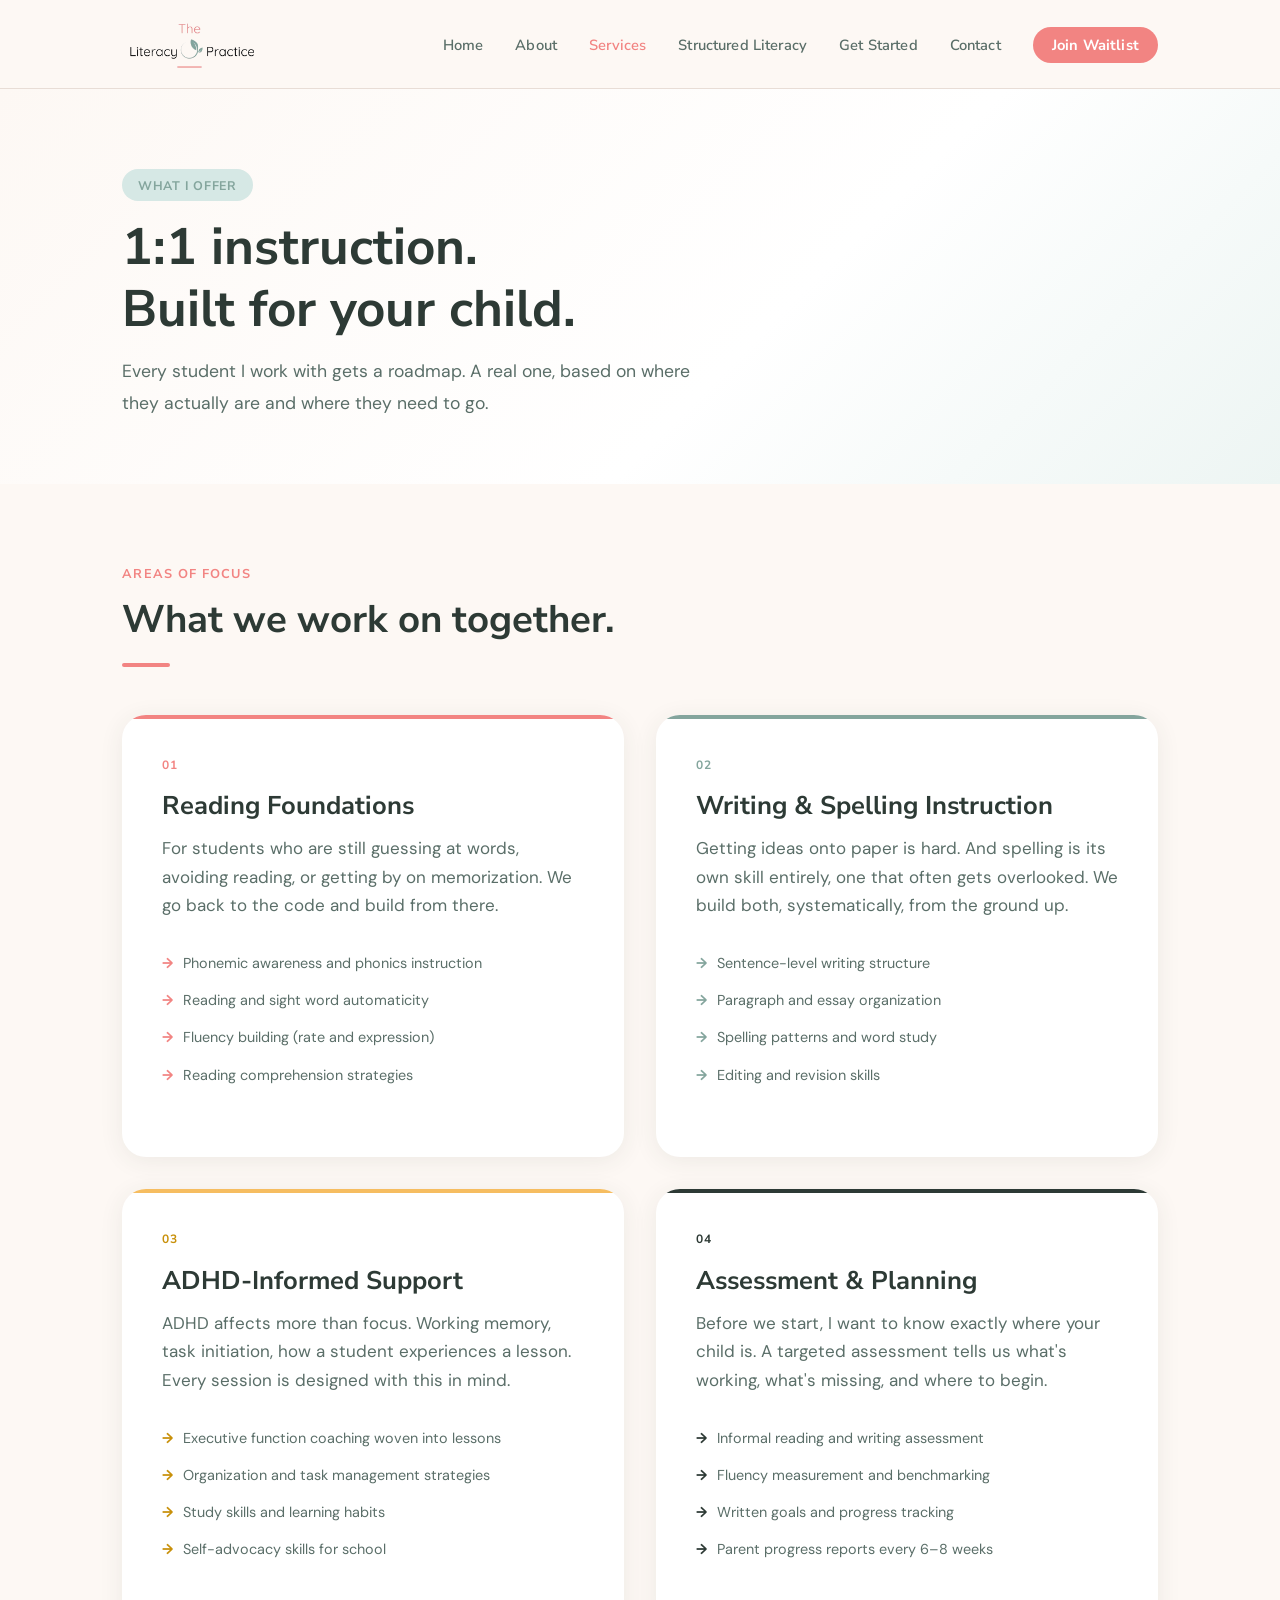
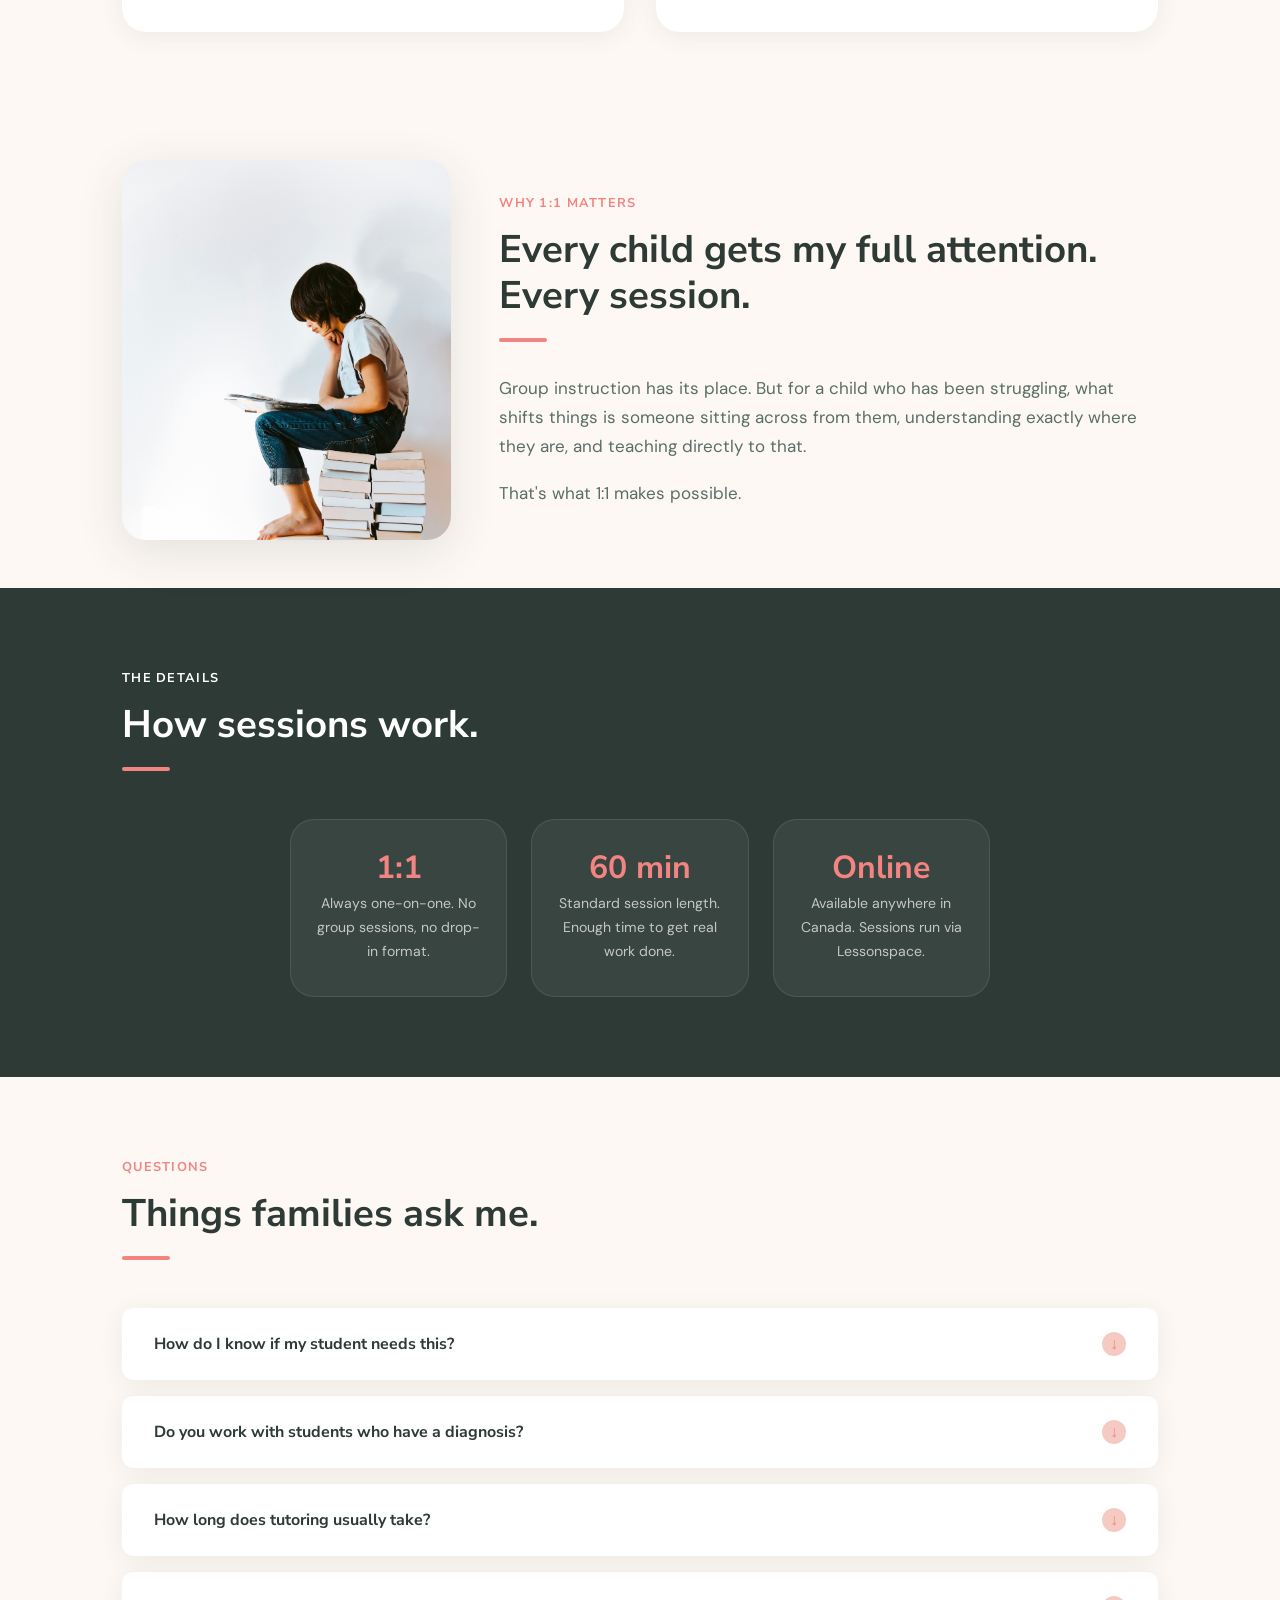
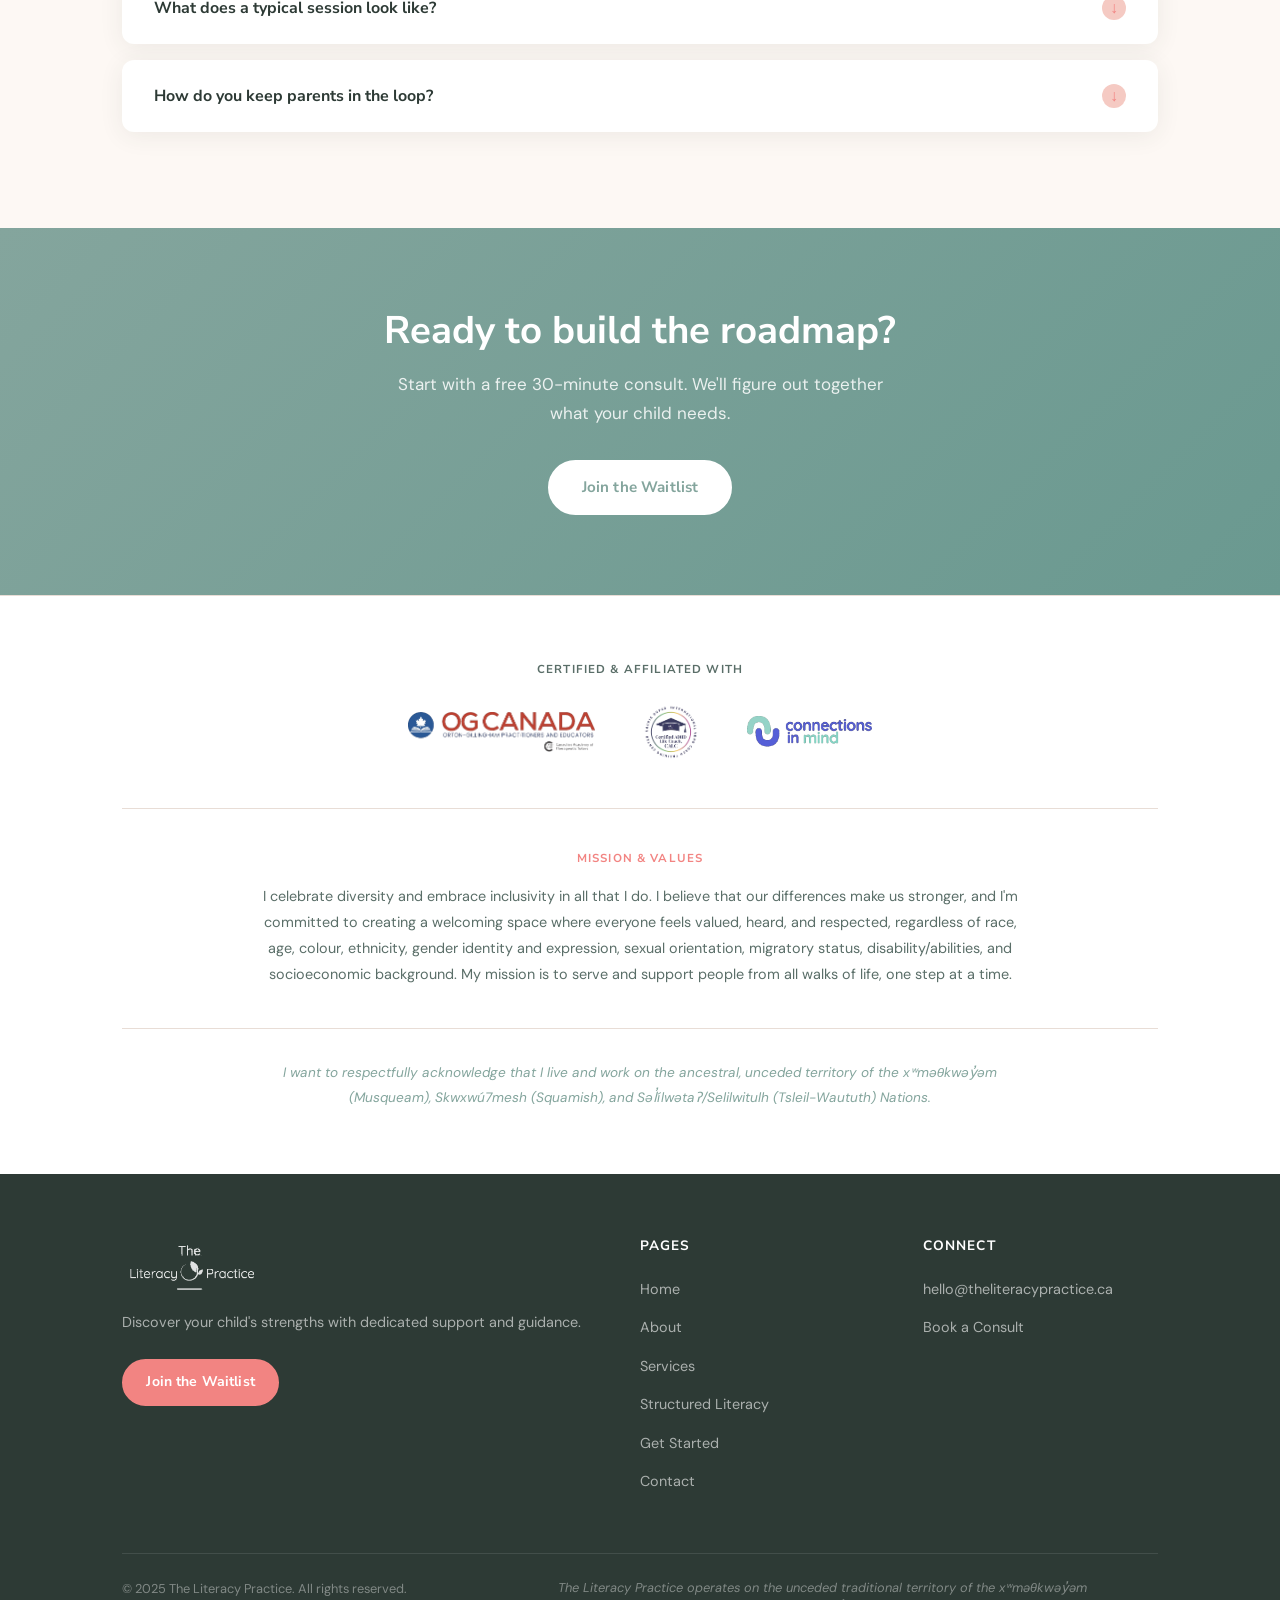
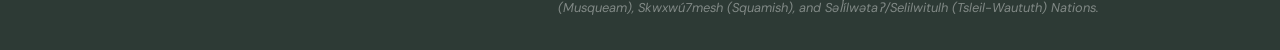
<file: services.html>
<!DOCTYPE html>
<html lang="en">
<head>
<!-- Google tag (gtag.js) -->
<script async src="https://www.googletagmanager.com/gtag/js?id=G-E7SSYEFYR3"></script>
<script>
  window.dataLayer = window.dataLayer || [];
  function gtag(){dataLayer.push(arguments);}
  gtag('js', new Date());
  gtag('config', 'G-E7SSYEFYR3');
</script>
  <meta charset="UTF-8">
  <meta name="viewport" content="width=device-width, initial-scale=1.0">
  <title>Services, The Literacy Practice</title>
  <meta name="description" content="1:1 online literacy tutoring for students. Reading, writing, reading, fluency, and ADHD-informed instruction.">
  <link rel="stylesheet" href="styles.css">
  <style>
    .page-hero {
      padding: 5rem 0 4rem;
      background: linear-gradient(135deg, var(--cream), #fff 60%, #edf5f3);
    }

    .page-hero h1 { margin-bottom: 1rem; }
    .page-hero .lead {
      font-size: 1.1rem;
      max-width: 600px;
      color: var(--text-light);
      line-height: 1.8;
    }

    /* Service cards */
    .services-grid {
      display: grid;
      grid-template-columns: repeat(2, 1fr);
      gap: 2rem;
      margin-top: 3rem;
    }

    .service-card {
      background: white;
      border-radius: var(--radius-lg);
      padding: 2.5rem;
      box-shadow: var(--shadow);
      transition: transform 0.2s, box-shadow 0.2s;
      position: relative;
      overflow: hidden;
    }

    .service-card::before {
      content: '';
      position: absolute;
      top: 0; left: 0; right: 0;
      height: 4px;
    }

    .service-card.coral::before { background: var(--coral); }
    .service-card.teal::before  { background: var(--teal); }
    .service-card.amber::before { background: var(--amber); }
    .service-card.green::before { background: var(--dark-green); }

    .service-card:hover {
      transform: translateY(-4px);
      box-shadow: var(--shadow-lg);
    }

    .service-card .icon {
      font-size: 2.2rem;
      margin-bottom: 1.2rem;
    }

    .service-card h3 { margin-bottom: 0.75rem; }

    .service-card .what-list {
      list-style: none;
      margin: 1.5rem 0;
    }

    .service-card .what-list li {
      display: flex;
      align-items: flex-start;
      gap: 0.6rem;
      padding: 0.4rem 0;
      font-size: 0.9rem;
      color: var(--text-light);
    }

    .service-card .what-list li::before {
      content: '→';
      color: var(--coral);
      font-weight: 700;
      flex-shrink: 0;
    }

    .service-card.teal  .what-list li::before { color: var(--teal); }
    .service-card.amber .what-list li::before { color: #c8900a; }
    .service-card.green .what-list li::before { color: var(--dark-green); }

    /* How sessions work */
    .session-section { background: var(--dark-green); }
    .session-section h2, .session-section .section-label { color: white; }
    .session-section .divider { background: var(--coral); }

    .session-grid {
      display: grid;
      grid-template-columns: repeat(3, 1fr);
      gap: 1.5rem;
      margin-top: 3rem;
      max-width: 700px;
      margin-left: auto;
      margin-right: auto;
    }

    .session-item {
      text-align: center;
      background: rgba(255,255,255,0.06);
      border: 1px solid rgba(255,255,255,0.1);
      border-radius: var(--radius-lg);
      padding: 2rem 1.5rem;
    }

    .session-item .big { 
      font-family: var(--font-head);
      font-size: 2rem;
      font-weight: 700;
      color: var(--coral);
      line-height: 1;
      margin-bottom: 0.5rem;
    }

    .session-item p { color: rgba(255,255,255,0.7); font-size: 0.88rem; margin: 0; }

    /* FAQ */
    .faq-section { background: var(--cream); }

    .faq-list { margin-top: 3rem; }

    .faq-item {
      background: white;
      border-radius: var(--radius);
      margin-bottom: 1rem;
      overflow: hidden;
      box-shadow: var(--shadow);
    }

    .faq-q {
      width: 100%;
      display: flex;
      justify-content: space-between;
      align-items: center;
      padding: 1.5rem 2rem;
      background: none;
      border: none;
      cursor: pointer;
      text-align: left;
      font-family: var(--font-head);
      font-size: 1rem;
      font-weight: 700;
      color: var(--dark-green);
      gap: 1rem;
    }

    .faq-q .arrow {
      flex-shrink: 0;
      width: 24px; height: 24px;
      border-radius: 50%;
      background: var(--blush);
      color: var(--coral);
      display: flex;
      align-items: center;
      justify-content: center;
      font-size: 1rem;
      transition: transform 0.3s;
    }

    .faq-item.open .faq-q .arrow { transform: rotate(180deg); }

    .faq-a {
      display: none;
      padding: 0 2rem 1.5rem;
      color: var(--text-light);
      font-size: 0.95rem;
      line-height: 1.75;
    }

    .faq-item.open .faq-a { display: block; }

    /* CTA */
    .services-cta {
      background: linear-gradient(135deg, var(--teal), #6a9990);
      padding: 5rem 0;
      text-align: center;
    }

    .services-cta h2 { color: white; margin-bottom: 1rem; }
    .services-cta p  { color: rgba(255,255,255,0.85); margin-bottom: 2rem; max-width: 500px; margin-left: auto; margin-right: auto; }
    .services-cta .btn { background: white; color: var(--teal); border-color: white; }
    .services-cta .btn:hover { background: var(--dark-green); color: white; border-color: var(--dark-green); }

    @media (max-width: 768px) {
      .services-grid { grid-template-columns: 1fr; }
      .session-grid  { grid-template-columns: repeat(2, 1fr); }
    }
  
    /* ---- Mobile nav open state ---- */
    @media (max-width: 768px) {
      .nav-links {
        display: none;
        flex-direction: column;
        gap: 0;
      }
      .nav-links.open {
        display: flex;
        position: absolute;
        top: 100%;
        left: 0;
        right: 0;
        background: #fdf8f4;
        border-bottom: 1px solid #e8ddd6;
        padding: 1rem 2rem 1.5rem;
        z-index: 999;
      }
      .nav-links.open li a {
        display: block;
        padding: 0.7rem 0;
        border-bottom: 1px solid #e8ddd6;
        color: #2d3a35;
        font-family: 'Nunito Sans', sans-serif;
        font-weight: 600;
        font-size: 1rem;
      }
      .nav-toggle {
        display: flex !important;
      }
      .nav-cta {
        display: none;
      }
    }

    </style>
  <link rel="icon" type="image/x-icon" href="favicon.ico">
  <link rel="shortcut icon" href="favicon.ico">
</head>
<body>

<div id="nav-placeholder"></div>

<!-- HERO -->
<section class="page-hero">
  <div class="container">
    <span class="chip chip-teal">What I Offer</span>
    <h1>1:1 instruction.<br>Built for your child.</h1>
    <p class="lead">
      Every student I work with gets a roadmap. A real one, based on where they actually are and where they need to go.
    </p>
  </div>
</section>

<!-- SERVICES -->
<section>
  <div class="container">
    <p class="section-label">Areas of Focus</p>
    <h2>What we work on together.</h2>
    <div class="divider"></div>
    <div class="services-grid">

      <div class="service-card coral">
        <div class="service-num">01</div>
        <h3>Reading Foundations</h3>
        <p>For students who are still guessing at words, avoiding reading, or getting by on memorization. We go back to the code and build from there.</p>
        <ul class="what-list">
          <li>Phonemic awareness and phonics instruction</li>
          <li>Reading and sight word automaticity</li>
          <li>Fluency building (rate and expression)</li>
          <li>Reading comprehension strategies</li>
        </ul>
      </div>

      <div class="service-card teal">
        <div class="service-num">02</div>
        <h3>Writing &amp; Spelling Instruction</h3>
        <p>Getting ideas onto paper is hard. And spelling is its own skill entirely, one that often gets overlooked. We build both, systematically, from the ground up.</p>
        <ul class="what-list">
          <li>Sentence-level writing structure</li>
          <li>Paragraph and essay organization</li>
          <li>Spelling patterns and word study</li>
          <li>Editing and revision skills</li>
        </ul>
      </div>

      <div class="service-card amber">
        <div class="service-num">03</div>
        <h3>ADHD-Informed Support</h3>
        <p>ADHD affects more than focus. Working memory, task initiation, how a student experiences a lesson. Every session is designed with this in mind.</p>
        <ul class="what-list">
          <li>Executive function coaching woven into lessons</li>
          <li>Organization and task management strategies</li>
          <li>Study skills and learning habits</li>
          <li>Self-advocacy skills for school</li>
        </ul>
      </div>

      <div class="service-card green">
        <div class="service-num">04</div>
        <h3>Assessment & Planning</h3>
        <p>Before we start, I want to know exactly where your child is. A targeted assessment tells us what's working, what's missing, and where to begin.</p>
        <ul class="what-list">
          <li>Informal reading and writing assessment</li>
          <li>Fluency measurement and benchmarking</li>
          <li>Written goals and progress tracking</li>
          <li>Parent progress reports every 6–8 weeks</li>
        </ul>
      </div>

    </div>
  </div>
</section>

<!-- SERVICES PHOTO -->
<section style="background:var(--cream);padding:3rem 0;">
  <div class="container">
    <div style="display:grid;grid-template-columns:1fr 2fr;gap:3rem;align-items:center;">
      <img src="books.jpg" alt="Child reading" style="width:100%;border-radius:var(--radius-lg);object-fit:cover;object-position:center top;max-height:380px;box-shadow:var(--shadow-lg);">
      <div>
        <p class="section-label">Why 1:1 matters</p>
        <h2>Every child gets my full attention. Every session.</h2>
        <div class="divider"></div>
        <p>Group instruction has its place. But for a child who has been struggling, what shifts things is someone sitting across from them, understanding exactly where they are, and teaching directly to that.</p>
        <p>That's what 1:1 makes possible.</p>
      </div>
    </div>
  </div>
</section>

<!-- SESSION DETAILS -->
<section class="session-section">
  <div class="container">
    <p class="section-label">The Details</p>
    <h2>How sessions work.</h2>
    <div class="divider"></div>
    <div class="session-grid">
      <div class="session-item">
        <div class="big">1:1</div>
        <p>Always one-on-one. No group sessions, no drop-in format.</p>
      </div>
      <div class="session-item">
        <div class="big">60 min</div>
        <p>Standard session length. Enough time to get real work done.</p>
      </div>
      <div class="session-item">
        <div class="big">Online</div>
        <p>Available anywhere in Canada. Sessions run via Lessonspace.</p>
      </div>

    </div>
  </div>
</section>

<!-- FAQ -->
<section class="faq-section">
  <div class="container">
    <p class="section-label">Questions</p>
    <h2>Things families ask me.</h2>
    <div class="divider"></div>
    <div class="faq-list">

      <div class="faq-item">
        <button class="faq-q">
          How do I know if my student needs this?
          <span class="arrow">↓</span>
        </button>
        <div class="faq-a">
          <p>If reading or writing feels like a daily battle, at home or at school, that's worth paying attention to. The students I work with often avoid reading, struggle to get ideas on paper, or read laboriously when other things come easily. A free consult is the best first step. We'll talk through what you're seeing and I'll tell you honestly what I think.</p>
        </div>
      </div>

      <div class="faq-item">
        <button class="faq-q">
          Do you work with students who have a diagnosis?
          <span class="arrow">↓</span>
        </button>
        <div class="faq-a">
          <p>Yes. Many of the students I work with have dyslexia, ADHD, or a processing difference, diagnosed or suspected. A formal diagnosis isn't required to get started, and having one doesn't change the fundamentals of how I teach. What matters is understanding how your child's brain works and building the lesson around that.</p>
        </div>
      </div>

      <div class="faq-item">
        <button class="faq-q">
          How long does tutoring usually take?
          <span class="arrow">↓</span>
        </button>
        <div class="faq-a">
          <p>This is genuinely different for every student. Some families see significant movement within a few months. Others work with me across a full school year or longer. This work doesn't run on a fixed timeline. What I can tell you is that we track progress carefully and you'll always know where your child stands.</p>
        </div>
      </div>

      <div class="faq-item">
        <button class="faq-q">
          What does a typical session look like?
          <span class="arrow">↓</span>
        </button>
        <div class="faq-a">
          <p>Every session follows a consistent structure, which is part of what makes it work for students with ADHD. We warm up with something familiar, work on new or developing skills, and close with something that lets the student feel successful. The materials change. The structure doesn't.</p>
        </div>
      </div>

      <div class="faq-item">
        <button class="faq-q">
          How do you keep parents in the loop?
          <span class="arrow">↓</span>
        </button>
        <div class="faq-a">
          <p>Parents receive two full written progress reports each year, in December and June, plus a summary report in March. I'm also available by email between sessions. I want you to understand what's happening and why.</p>
        </div>
      </div>

    </div>
  </div>
</section>

<!-- CTA -->
<section class="services-cta">
  <div class="container--narrow">
    <h2>Ready to build the roadmap?</h2>
    <p>Start with a free 30-minute consult. We'll figure out together what your child needs.</p>
    <a href="mailto:hello@theliteracypractice.ca?subject=Waitlist%20Request" class="btn">Join the Waitlist</a>
  </div>
</section>

<!-- PRE-FOOTER: Credentials, Mission, Land Acknowledgement -->
<section style="background:white;padding:4rem 0;border-top:1px solid var(--border);">
  <div class="container">

    <!-- Credential logos -->
    <div style="text-align:center;margin-bottom:3rem;">
      <p style="font-family:var(--font-head);font-size:0.72rem;font-weight:700;letter-spacing:0.1em;text-transform:uppercase;color:var(--text-light);margin-bottom:1.5rem;">Certified &amp; affiliated with</p>
      <div style="display:flex;align-items:center;justify-content:center;gap:3rem;flex-wrap:wrap;">
        <img src="logo-og.png" alt="OG Canada" style="height:40px;width:auto;opacity:0.85;">
        <img src="logo-calc.png" alt="Certified ADHD Life Coach, CALC" style="height:56px;width:auto;opacity:0.85;">
        <img src="logo-cim.png" alt="Connections in Mind" style="height:32px;width:auto;opacity:0.85;">
      </div>
    </div>

    <!-- Divider -->
    <div style="border-top:1px solid var(--border);margin-bottom:2.5rem;"></div>

    <!-- Mission & Values -->
    <div style="max-width:780px;margin:0 auto 2.5rem;text-align:center;">
      <p style="font-family:var(--font-head);font-size:0.72rem;font-weight:700;letter-spacing:0.1em;text-transform:uppercase;color:var(--coral);margin-bottom:1rem;">Mission &amp; Values</p>
      <p style="font-size:0.9rem;color:var(--text-light);line-height:1.8;margin:0;">I celebrate diversity and embrace inclusivity in all that I do. I believe that our differences make us stronger, and I'm committed to creating a welcoming space where everyone feels valued, heard, and respected, regardless of race, age, colour, ethnicity, gender identity and expression, sexual orientation, migratory status, disability/abilities, and socioeconomic background. My mission is to serve and support people from all walks of life, one step at a time.</p>
    </div>

    <!-- Divider -->
    <div style="border-top:1px solid var(--border);margin-bottom:2rem;"></div>

    <!-- Land Acknowledgement -->
    <div style="max-width:780px;margin:0 auto;text-align:center;">
      <p style="font-size:0.85rem;color:var(--teal);font-style:italic;line-height:1.8;margin:0;">I want to respectfully acknowledge that I live and work on the ancestral, unceded territory of the xʷməθkwəy̓əm (Musqueam), Skwxwú7mesh (Squamish), and Səl̓ílwətaʔ/Selilwitulh (Tsleil-Waututh) Nations.</p>
    </div>

  </div>
</section>
<div id="footer-placeholder"></div>

<script>
// =============================================
// THE LITERACY PRACTICE - Shared Components
// =============================================

function getNavHTML(activePage) {
  const pages = [
    { href: 'index.html',               label: 'Home' },
    { href: 'about.html',               label: 'About' },
    { href: 'services.html',            label: 'Services' },
    { href: 'structured-literacy.html', label: 'Structured Literacy' },
    { href: 'get-started.html',         label: 'Get Started' },
    { href: 'contact.html',             label: 'Contact' },
  ];

  const links = pages.map(p => {
    const active = p.label === activePage ? ' class="active"' : '';
    return `<li><a href="${p.href}"${active}>${p.label}</a></li>`;
  }).join('');

  return `
  <nav>
    <div class="nav-inner">
      <a href="index.html" class="nav-logo"><img src="logo.png" alt="The Literacy Practice" style="height:56px;width:auto;"></a>
      <ul class="nav-links" id="navLinks">
        ${links}
        <li><a href="mailto:hello@theliteracypractice.ca?subject=Waitlist%20Request" class="nav-cta">Join Waitlist</a></li>
      </ul>
      <button class="nav-toggle" id="navToggle" aria-label="Toggle menu">
        <span></span><span></span><span></span>
      </button>
    </div>
  </nav>`;
}

function getFooterHTML() {
  return `
  <footer>
    <div class="container">
      <div class="footer-grid">
                                <div class="footer-brand">
          <a href="index.html" class="nav-logo"><img src="logo.png" alt="The Literacy Practice" style="height:56px;width:auto;filter:brightness(0) invert(1);opacity:0.85;"></a>
          <p style="margin-top:1rem;margin-bottom:1.5rem;">Discover your child's strengths with dedicated support and guidance.</p>
          <a href="mailto:hello@theliteracypractice.ca?subject=Waitlist%20Request" class="btn btn-primary" style="font-size:0.88rem;padding:0.6rem 1.4rem;">Join the Waitlist</a>
        </div>
        <div class="footer-col">
          <h4>Pages</h4>
          <ul>
            <li><a href="index.html">Home</a></li>
            <li><a href="about.html">About</a></li>
            <li><a href="services.html">Services</a></li>
            <li><a href="structured-literacy.html">Structured Literacy</a></li>
            <li><a href="get-started.html">Get Started</a></li>
            <li><a href="contact.html">Contact</a></li>
          </ul>
        </div>
        <div class="footer-col">
          <h4>Connect</h4>
          <ul>
            <li><a href="mailto:hello@theliteracypractice.ca">hello@theliteracypractice.ca</a></li>
            <li><a href="get-started.html">Book a Consult</a></li>
          </ul>
        </div>
      </div>
                  <div class="footer-bottom">
        <p>© 2025 The Literacy Practice. All rights reserved.</p>
        <p class="land-ack">The Literacy Practice operates on the unceded traditional territory of the xʷməθkwəy̓əm (Musqueam), Skwxwú7mesh (Squamish), and Səl̓ílwətaʔ/Selilwitulh (Tsleil-Waututh) Nations.</p>
      </div>
    </div>
  </footer>`;
}

</script>
<script>
  document.getElementById('nav-placeholder').innerHTML = getNavHTML('Services');
  document.getElementById('footer-placeholder').innerHTML = getFooterHTML();
  var t = document.getElementById('navToggle');
  var n = document.getElementById('navLinks');
  if (t && n) {
    t.addEventListener('click', function() {
      n.classList.toggle('open');
    });
  }

  // FAQ accordion
  document.querySelectorAll('.faq-q').forEach(function(btn) {
    btn.addEventListener('click', function() {
      var item = btn.parentElement;
      var wasOpen = item.classList.contains('open');
      document.querySelectorAll('.faq-item').forEach(function(i) {
        i.classList.remove('open');
      });
      if (!wasOpen) item.classList.add('open');
    });
  });
</script>
</body>
</html>
</file>
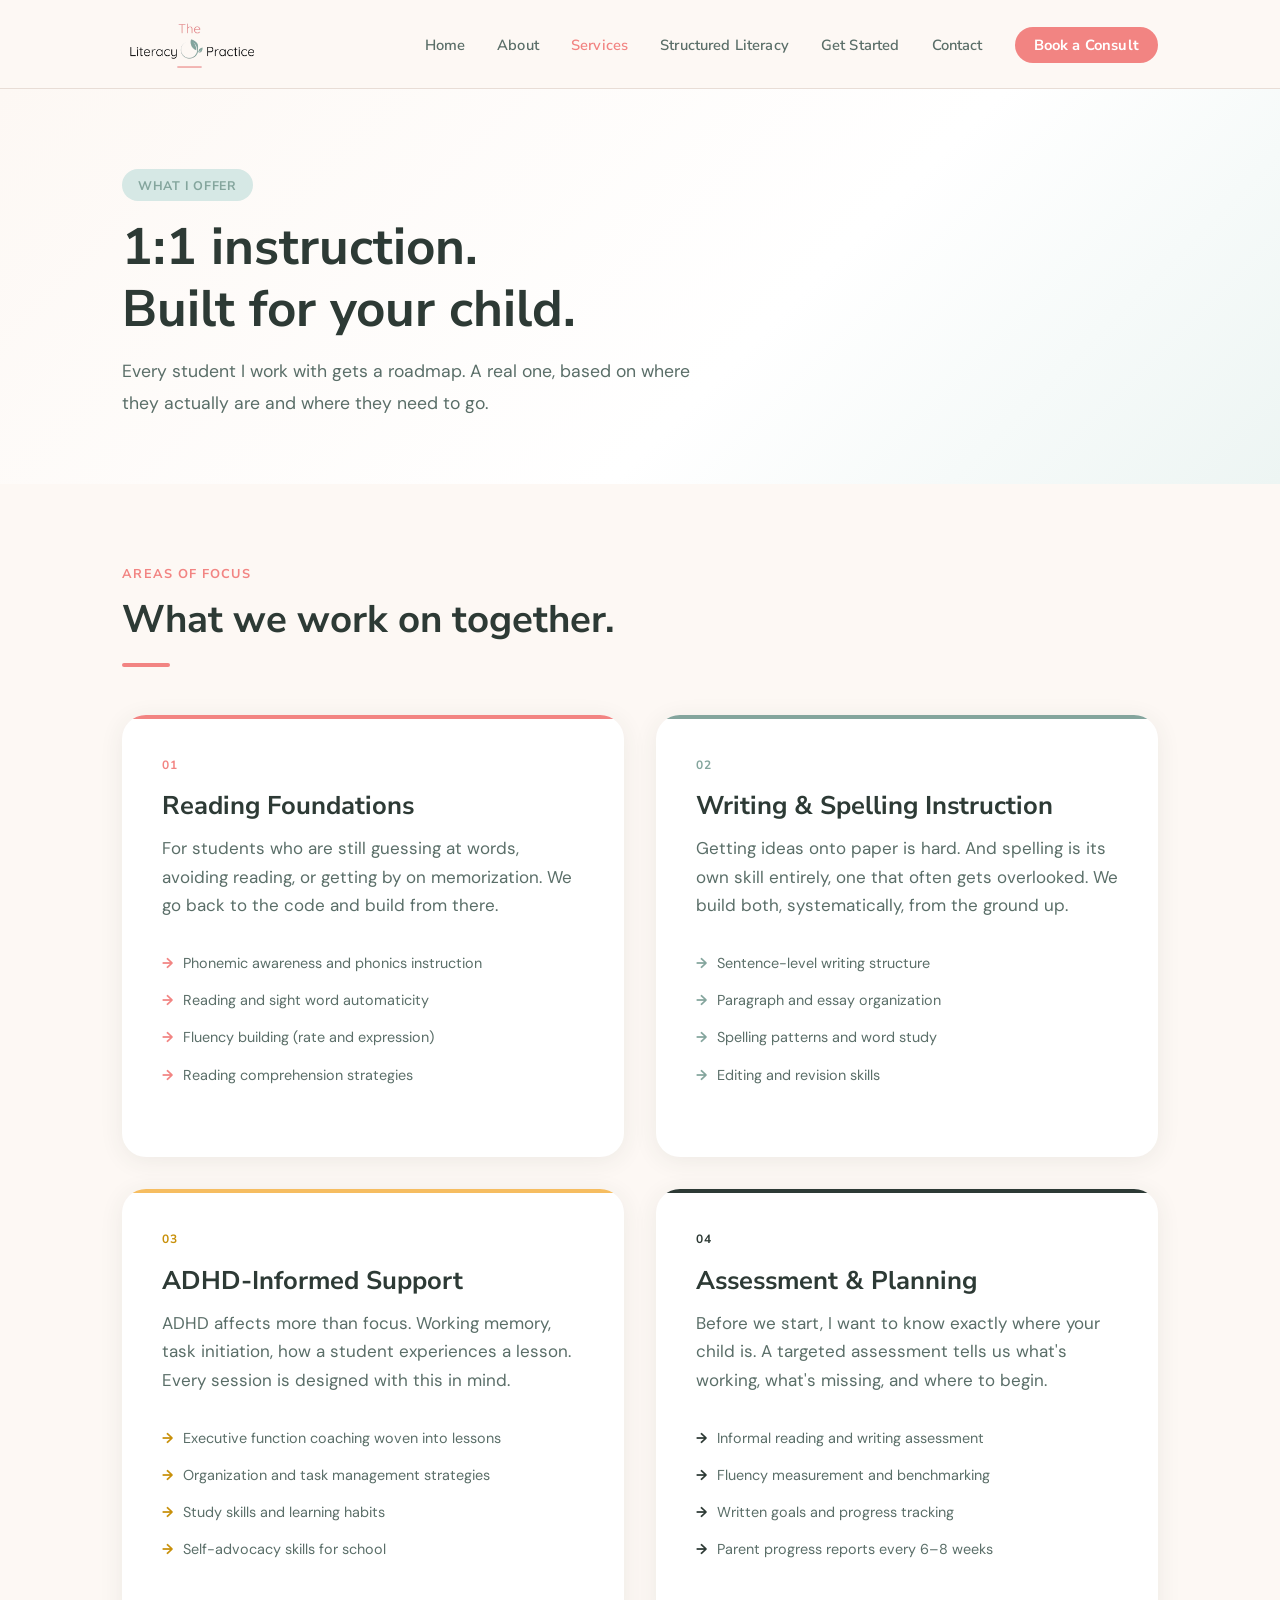
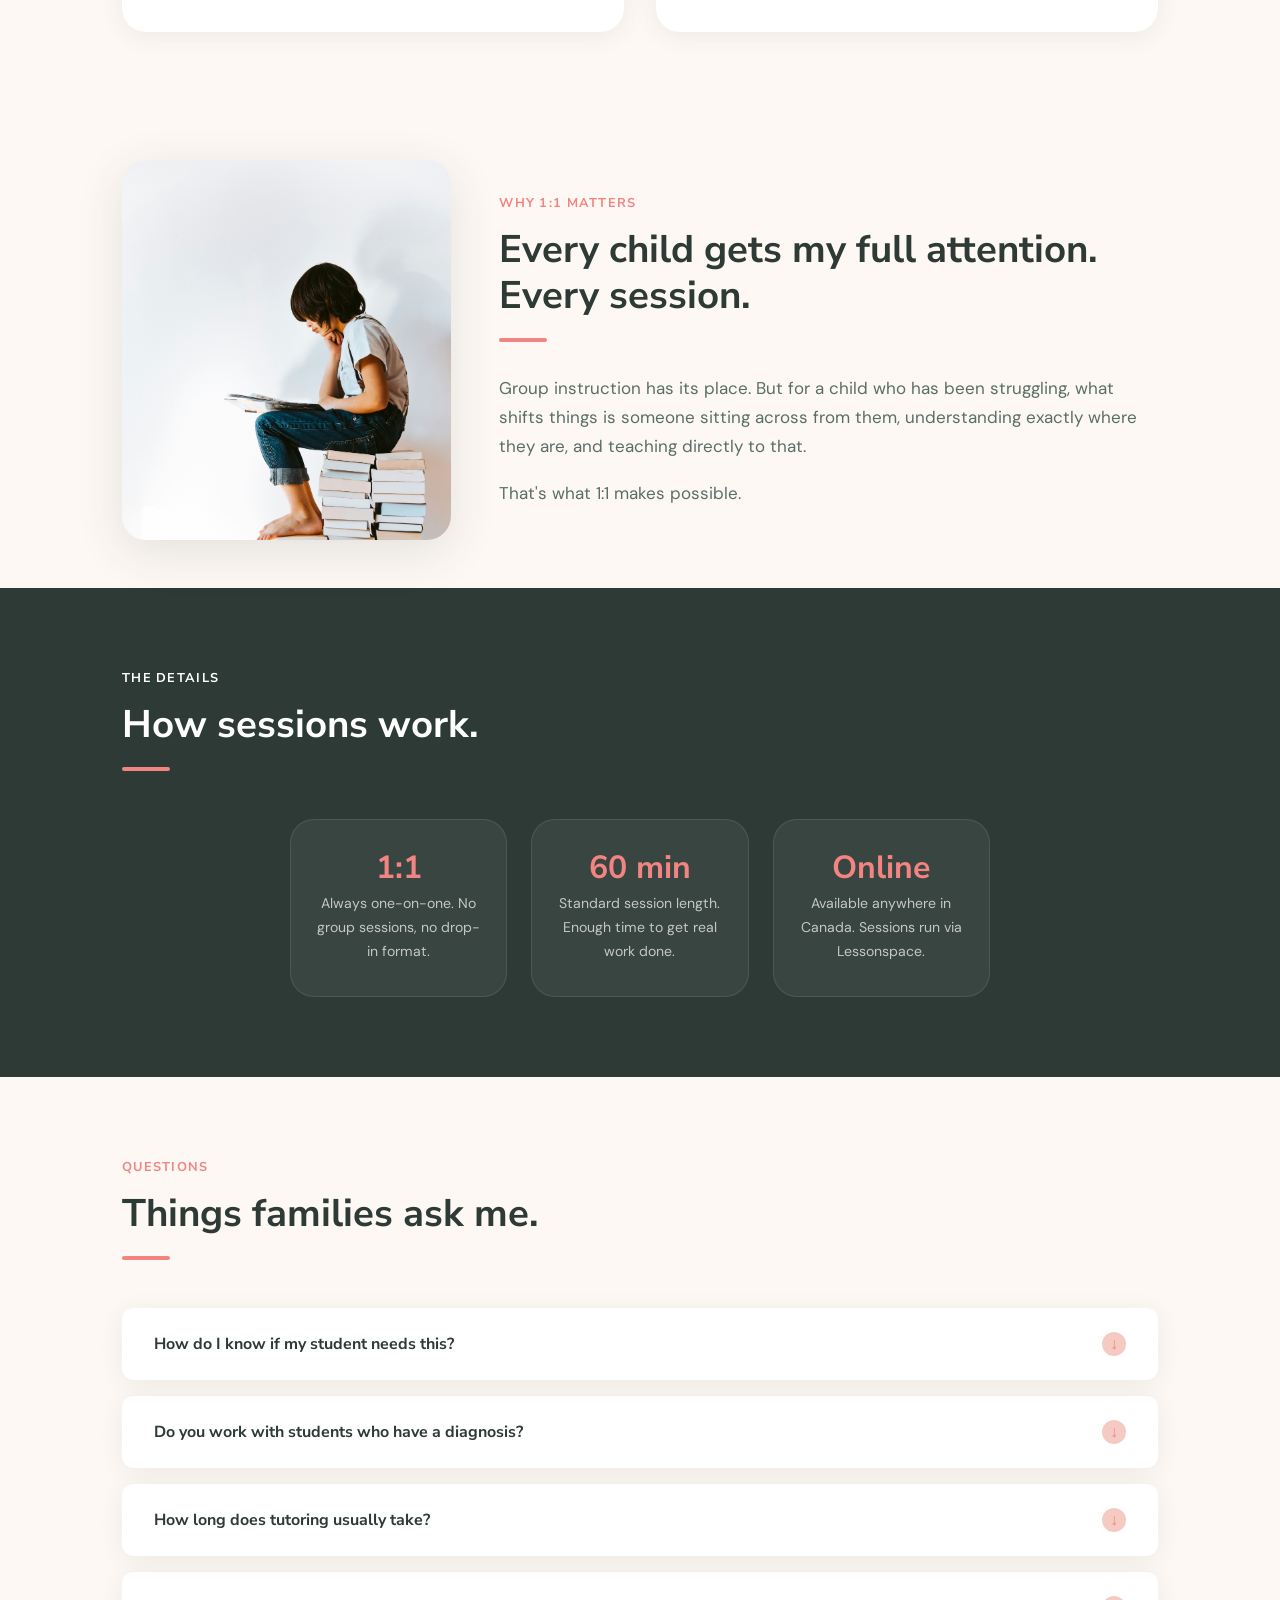
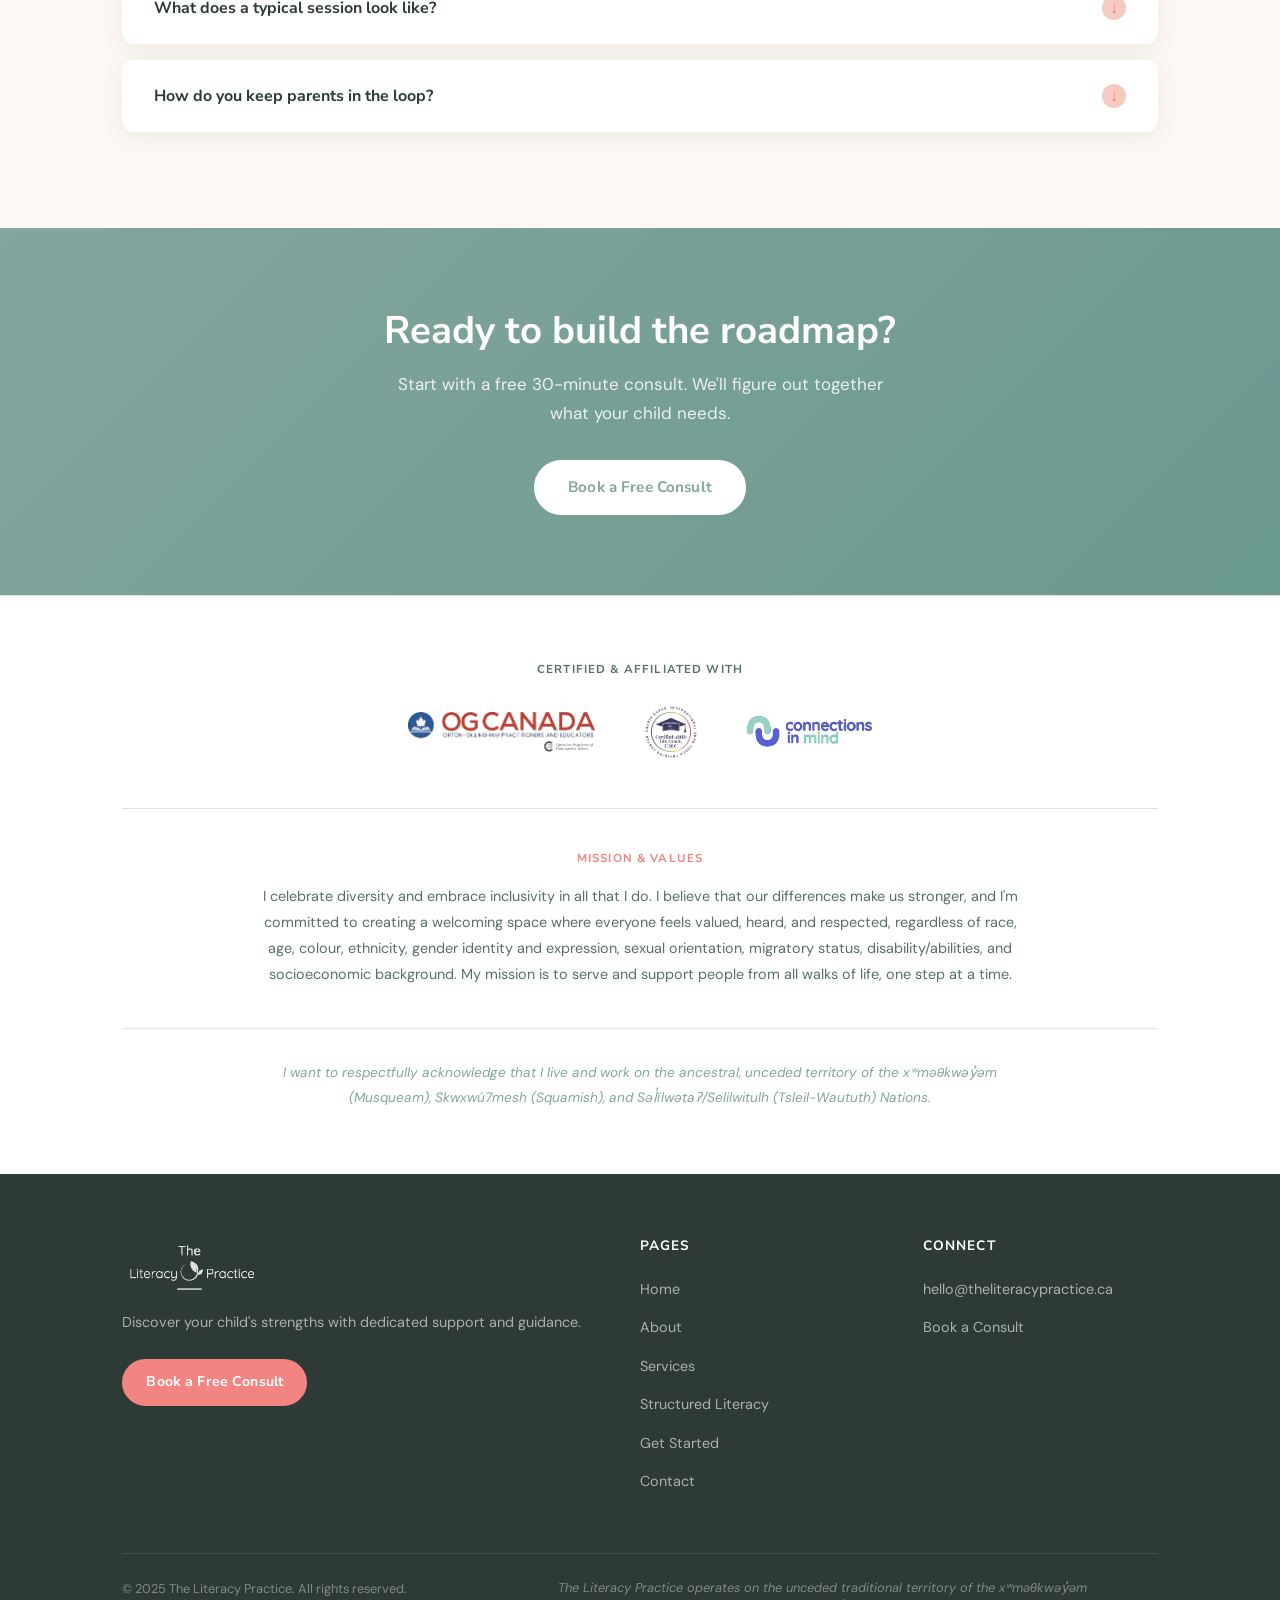
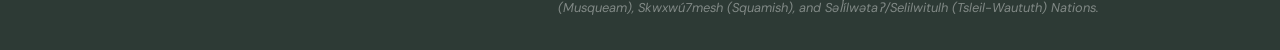
<file: services_1.html>
<!DOCTYPE html>
<html lang="en">
<head>
  <meta charset="UTF-8">
  <meta name="viewport" content="width=device-width, initial-scale=1.0">
  <title>Services, The Literacy Practice</title>
  <meta name="description" content="1:1 online literacy tutoring for students. Reading, writing, reading, fluency, and ADHD-informed instruction.">
  <link rel="stylesheet" href="styles.css">
  <style>
    .page-hero {
      padding: 5rem 0 4rem;
      background: linear-gradient(135deg, var(--cream), #fff 60%, #edf5f3);
    }

    .page-hero h1 { margin-bottom: 1rem; }
    .page-hero .lead {
      font-size: 1.1rem;
      max-width: 600px;
      color: var(--text-light);
      line-height: 1.8;
    }

    /* Service cards */
    .services-grid {
      display: grid;
      grid-template-columns: repeat(2, 1fr);
      gap: 2rem;
      margin-top: 3rem;
    }

    .service-card {
      background: white;
      border-radius: var(--radius-lg);
      padding: 2.5rem;
      box-shadow: var(--shadow);
      transition: transform 0.2s, box-shadow 0.2s;
      position: relative;
      overflow: hidden;
    }

    .service-card::before {
      content: '';
      position: absolute;
      top: 0; left: 0; right: 0;
      height: 4px;
    }

    .service-card.coral::before { background: var(--coral); }
    .service-card.teal::before  { background: var(--teal); }
    .service-card.amber::before { background: var(--amber); }
    .service-card.green::before { background: var(--dark-green); }

    .service-card:hover {
      transform: translateY(-4px);
      box-shadow: var(--shadow-lg);
    }

    .service-card .icon {
      font-size: 2.2rem;
      margin-bottom: 1.2rem;
    }

    .service-card h3 { margin-bottom: 0.75rem; }

    .service-card .what-list {
      list-style: none;
      margin: 1.5rem 0;
    }

    .service-card .what-list li {
      display: flex;
      align-items: flex-start;
      gap: 0.6rem;
      padding: 0.4rem 0;
      font-size: 0.9rem;
      color: var(--text-light);
    }

    .service-card .what-list li::before {
      content: '→';
      color: var(--coral);
      font-weight: 700;
      flex-shrink: 0;
    }

    .service-card.teal  .what-list li::before { color: var(--teal); }
    .service-card.amber .what-list li::before { color: #c8900a; }
    .service-card.green .what-list li::before { color: var(--dark-green); }

    /* How sessions work */
    .session-section { background: var(--dark-green); }
    .session-section h2, .session-section .section-label { color: white; }
    .session-section .divider { background: var(--coral); }

    .session-grid {
      display: grid;
      grid-template-columns: repeat(3, 1fr);
      gap: 1.5rem;
      margin-top: 3rem;
      max-width: 700px;
      margin-left: auto;
      margin-right: auto;
    }

    .session-item {
      text-align: center;
      background: rgba(255,255,255,0.06);
      border: 1px solid rgba(255,255,255,0.1);
      border-radius: var(--radius-lg);
      padding: 2rem 1.5rem;
    }

    .session-item .big { 
      font-family: var(--font-head);
      font-size: 2rem;
      font-weight: 700;
      color: var(--coral);
      line-height: 1;
      margin-bottom: 0.5rem;
    }

    .session-item p { color: rgba(255,255,255,0.7); font-size: 0.88rem; margin: 0; }

    /* FAQ */
    .faq-section { background: var(--cream); }

    .faq-list { margin-top: 3rem; }

    .faq-item {
      background: white;
      border-radius: var(--radius);
      margin-bottom: 1rem;
      overflow: hidden;
      box-shadow: var(--shadow);
    }

    .faq-q {
      width: 100%;
      display: flex;
      justify-content: space-between;
      align-items: center;
      padding: 1.5rem 2rem;
      background: none;
      border: none;
      cursor: pointer;
      text-align: left;
      font-family: var(--font-head);
      font-size: 1rem;
      font-weight: 700;
      color: var(--dark-green);
      gap: 1rem;
    }

    .faq-q .arrow {
      flex-shrink: 0;
      width: 24px; height: 24px;
      border-radius: 50%;
      background: var(--blush);
      color: var(--coral);
      display: flex;
      align-items: center;
      justify-content: center;
      font-size: 1rem;
      transition: transform 0.3s;
    }

    .faq-item.open .faq-q .arrow { transform: rotate(180deg); }

    .faq-a {
      display: none;
      padding: 0 2rem 1.5rem;
      color: var(--text-light);
      font-size: 0.95rem;
      line-height: 1.75;
    }

    .faq-item.open .faq-a { display: block; }

    /* CTA */
    .services-cta {
      background: linear-gradient(135deg, var(--teal), #6a9990);
      padding: 5rem 0;
      text-align: center;
    }

    .services-cta h2 { color: white; margin-bottom: 1rem; }
    .services-cta p  { color: rgba(255,255,255,0.85); margin-bottom: 2rem; max-width: 500px; margin-left: auto; margin-right: auto; }
    .services-cta .btn { background: white; color: var(--teal); border-color: white; }
    .services-cta .btn:hover { background: var(--dark-green); color: white; border-color: var(--dark-green); }

    @media (max-width: 768px) {
      .services-grid { grid-template-columns: 1fr; }
      .session-grid  { grid-template-columns: repeat(2, 1fr); }
    }
  
    /* ---- Mobile nav open state ---- */
    @media (max-width: 768px) {
      .nav-links {
        display: none;
        flex-direction: column;
        gap: 0;
      }
      .nav-links.open {
        display: flex;
        position: absolute;
        top: 100%;
        left: 0;
        right: 0;
        background: #fdf8f4;
        border-bottom: 1px solid #e8ddd6;
        padding: 1rem 2rem 1.5rem;
        z-index: 999;
      }
      .nav-links.open li a {
        display: block;
        padding: 0.7rem 0;
        border-bottom: 1px solid #e8ddd6;
        color: #2d3a35;
        font-family: 'Nunito Sans', sans-serif;
        font-weight: 600;
        font-size: 1rem;
      }
      .nav-toggle {
        display: flex !important;
      }
      .nav-cta {
        display: none;
      }
    }

    </style>
</head>
<body>

<div id="nav-placeholder"></div>

<!-- HERO -->
<section class="page-hero">
  <div class="container">
    <span class="chip chip-teal">What I Offer</span>
    <h1>1:1 instruction.<br>Built for your child.</h1>
    <p class="lead">
      Every student I work with gets a roadmap. A real one, based on where they actually are and where they need to go.
    </p>
  </div>
</section>

<!-- SERVICES -->
<section>
  <div class="container">
    <p class="section-label">Areas of Focus</p>
    <h2>What we work on together.</h2>
    <div class="divider"></div>
    <div class="services-grid">

      <div class="service-card coral">
        <div class="service-num">01</div>
        <h3>Reading Foundations</h3>
        <p>For students who are still guessing at words, avoiding reading, or getting by on memorization. We go back to the code and build from there.</p>
        <ul class="what-list">
          <li>Phonemic awareness and phonics instruction</li>
          <li>Reading and sight word automaticity</li>
          <li>Fluency building (rate and expression)</li>
          <li>Reading comprehension strategies</li>
        </ul>
      </div>

      <div class="service-card teal">
        <div class="service-num">02</div>
        <h3>Writing &amp; Spelling Instruction</h3>
        <p>Getting ideas onto paper is hard. And spelling is its own skill entirely, one that often gets overlooked. We build both, systematically, from the ground up.</p>
        <ul class="what-list">
          <li>Sentence-level writing structure</li>
          <li>Paragraph and essay organization</li>
          <li>Spelling patterns and word study</li>
          <li>Editing and revision skills</li>
        </ul>
      </div>

      <div class="service-card amber">
        <div class="service-num">03</div>
        <h3>ADHD-Informed Support</h3>
        <p>ADHD affects more than focus. Working memory, task initiation, how a student experiences a lesson. Every session is designed with this in mind.</p>
        <ul class="what-list">
          <li>Executive function coaching woven into lessons</li>
          <li>Organization and task management strategies</li>
          <li>Study skills and learning habits</li>
          <li>Self-advocacy skills for school</li>
        </ul>
      </div>

      <div class="service-card green">
        <div class="service-num">04</div>
        <h3>Assessment & Planning</h3>
        <p>Before we start, I want to know exactly where your child is. A targeted assessment tells us what's working, what's missing, and where to begin.</p>
        <ul class="what-list">
          <li>Informal reading and writing assessment</li>
          <li>Fluency measurement and benchmarking</li>
          <li>Written goals and progress tracking</li>
          <li>Parent progress reports every 6–8 weeks</li>
        </ul>
      </div>

    </div>
  </div>
</section>

<!-- SERVICES PHOTO -->
<section style="background:var(--cream);padding:3rem 0;">
  <div class="container">
    <div style="display:grid;grid-template-columns:1fr 2fr;gap:3rem;align-items:center;">
      <img src="books.jpg" alt="Child reading" style="width:100%;border-radius:var(--radius-lg);object-fit:cover;object-position:center top;max-height:380px;box-shadow:var(--shadow-lg);">
      <div>
        <p class="section-label">Why 1:1 matters</p>
        <h2>Every child gets my full attention. Every session.</h2>
        <div class="divider"></div>
        <p>Group instruction has its place. But for a child who has been struggling, what shifts things is someone sitting across from them, understanding exactly where they are, and teaching directly to that.</p>
        <p>That's what 1:1 makes possible.</p>
      </div>
    </div>
  </div>
</section>

<!-- SESSION DETAILS -->
<section class="session-section">
  <div class="container">
    <p class="section-label">The Details</p>
    <h2>How sessions work.</h2>
    <div class="divider"></div>
    <div class="session-grid">
      <div class="session-item">
        <div class="big">1:1</div>
        <p>Always one-on-one. No group sessions, no drop-in format.</p>
      </div>
      <div class="session-item">
        <div class="big">60 min</div>
        <p>Standard session length. Enough time to get real work done.</p>
      </div>
      <div class="session-item">
        <div class="big">Online</div>
        <p>Available anywhere in Canada. Sessions run via Lessonspace.</p>
      </div>

    </div>
  </div>
</section>

<!-- FAQ -->
<section class="faq-section">
  <div class="container">
    <p class="section-label">Questions</p>
    <h2>Things families ask me.</h2>
    <div class="divider"></div>
    <div class="faq-list">

      <div class="faq-item">
        <button class="faq-q">
          How do I know if my student needs this?
          <span class="arrow">↓</span>
        </button>
        <div class="faq-a">
          <p>If reading or writing feels like a daily battle, at home or at school, that's worth paying attention to. The students I work with often avoid reading, struggle to get ideas on paper, or read laboriously when other things come easily. A free consult is the best first step. We'll talk through what you're seeing and I'll tell you honestly what I think.</p>
        </div>
      </div>

      <div class="faq-item">
        <button class="faq-q">
          Do you work with students who have a diagnosis?
          <span class="arrow">↓</span>
        </button>
        <div class="faq-a">
          <p>Yes. Many of the students I work with have dyslexia, ADHD, or a processing difference, diagnosed or suspected. A formal diagnosis isn't required to get started, and having one doesn't change the fundamentals of how I teach. What matters is understanding how your child's brain works and building the lesson around that.</p>
        </div>
      </div>

      <div class="faq-item">
        <button class="faq-q">
          How long does tutoring usually take?
          <span class="arrow">↓</span>
        </button>
        <div class="faq-a">
          <p>This is genuinely different for every student. Some families see significant movement within a few months. Others work with me across a full school year or longer. This work doesn't run on a fixed timeline. What I can tell you is that we track progress carefully and you'll always know where your child stands.</p>
        </div>
      </div>

      <div class="faq-item">
        <button class="faq-q">
          What does a typical session look like?
          <span class="arrow">↓</span>
        </button>
        <div class="faq-a">
          <p>Every session follows a consistent structure, which is part of what makes it work for students with ADHD. We warm up with something familiar, work on new or developing skills, and close with something that lets the student feel successful. The materials change. The structure doesn't.</p>
        </div>
      </div>

      <div class="faq-item">
        <button class="faq-q">
          How do you keep parents in the loop?
          <span class="arrow">↓</span>
        </button>
        <div class="faq-a">
          <p>Parents receive two full written progress reports each year, in December and June, plus a summary report in March. I'm also available by email between sessions. I want you to understand what's happening and why.</p>
        </div>
      </div>

    </div>
  </div>
</section>

<!-- CTA -->
<section class="services-cta">
  <div class="container--narrow">
    <h2>Ready to build the roadmap?</h2>
    <p>Start with a free 30-minute consult. We'll figure out together what your child needs.</p>
    <a href="https://koalendar.com/e/free-30-minute-parent-consultation" target="_blank" class="btn">Book a Free Consult</a>
  </div>
</section>

<!-- PRE-FOOTER: Credentials, Mission, Land Acknowledgement -->
<section style="background:white;padding:4rem 0;border-top:1px solid var(--border);">
  <div class="container">

    <!-- Credential logos -->
    <div style="text-align:center;margin-bottom:3rem;">
      <p style="font-family:var(--font-head);font-size:0.72rem;font-weight:700;letter-spacing:0.1em;text-transform:uppercase;color:var(--text-light);margin-bottom:1.5rem;">Certified &amp; affiliated with</p>
      <div style="display:flex;align-items:center;justify-content:center;gap:3rem;flex-wrap:wrap;">
        <img src="logo-og.png" alt="OG Canada" style="height:40px;width:auto;opacity:0.85;">
        <img src="logo-calc.png" alt="Certified ADHD Life Coach, CALC" style="height:56px;width:auto;opacity:0.85;">
        <img src="logo-cim.png" alt="Connections in Mind" style="height:32px;width:auto;opacity:0.85;">
      </div>
    </div>

    <!-- Divider -->
    <div style="border-top:1px solid var(--border);margin-bottom:2.5rem;"></div>

    <!-- Mission & Values -->
    <div style="max-width:780px;margin:0 auto 2.5rem;text-align:center;">
      <p style="font-family:var(--font-head);font-size:0.72rem;font-weight:700;letter-spacing:0.1em;text-transform:uppercase;color:var(--coral);margin-bottom:1rem;">Mission &amp; Values</p>
      <p style="font-size:0.9rem;color:var(--text-light);line-height:1.8;margin:0;">I celebrate diversity and embrace inclusivity in all that I do. I believe that our differences make us stronger, and I'm committed to creating a welcoming space where everyone feels valued, heard, and respected, regardless of race, age, colour, ethnicity, gender identity and expression, sexual orientation, migratory status, disability/abilities, and socioeconomic background. My mission is to serve and support people from all walks of life, one step at a time.</p>
    </div>

    <!-- Divider -->
    <div style="border-top:1px solid var(--border);margin-bottom:2rem;"></div>

    <!-- Land Acknowledgement -->
    <div style="max-width:780px;margin:0 auto;text-align:center;">
      <p style="font-size:0.85rem;color:var(--teal);font-style:italic;line-height:1.8;margin:0;">I want to respectfully acknowledge that I live and work on the ancestral, unceded territory of the xʷməθkwəy̓əm (Musqueam), Skwxwú7mesh (Squamish), and Səl̓ílwətaʔ/Selilwitulh (Tsleil-Waututh) Nations.</p>
    </div>

  </div>
</section>
<div id="footer-placeholder"></div>

<script>
// =============================================
// THE LITERACY PRACTICE - Shared Components
// =============================================

function getNavHTML(activePage) {
  const pages = [
    { href: 'index.html',               label: 'Home' },
    { href: 'about.html',               label: 'About' },
    { href: 'services.html',            label: 'Services' },
    { href: 'structured-literacy.html', label: 'Structured Literacy' },
    { href: 'get-started.html',         label: 'Get Started' },
    { href: 'contact.html',             label: 'Contact' },
  ];

  const links = pages.map(p => {
    const active = p.label === activePage ? ' class="active"' : '';
    return `<li><a href="${p.href}"${active}>${p.label}</a></li>`;
  }).join('');

  return `
  <nav>
    <div class="nav-inner">
      <a href="index.html" class="nav-logo"><img src="logo.png" alt="The Literacy Practice" style="height:56px;width:auto;"></a>
      <ul class="nav-links" id="navLinks">
        ${links}
        <li><a href="https://koalendar.com/e/free-30-minute-parent-consultation" target="_blank" class="nav-cta">Book a Consult</a></li>
      </ul>
      <button class="nav-toggle" id="navToggle" aria-label="Toggle menu">
        <span></span><span></span><span></span>
      </button>
    </div>
  </nav>`;
}

function getFooterHTML() {
  return `
  <footer>
    <div class="container">
      <div class="footer-grid">
                                <div class="footer-brand">
          <a href="index.html" class="nav-logo"><img src="logo.png" alt="The Literacy Practice" style="height:56px;width:auto;filter:brightness(0) invert(1);opacity:0.85;"></a>
          <p style="margin-top:1rem;margin-bottom:1.5rem;">Discover your child's strengths with dedicated support and guidance.</p>
          <a href="https://koalendar.com/e/free-30-minute-parent-consultation" target="_blank" class="btn btn-primary" style="font-size:0.88rem;padding:0.6rem 1.4rem;">Book a Free Consult</a>
        </div>
        <div class="footer-col">
          <h4>Pages</h4>
          <ul>
            <li><a href="index.html">Home</a></li>
            <li><a href="about.html">About</a></li>
            <li><a href="services.html">Services</a></li>
            <li><a href="structured-literacy.html">Structured Literacy</a></li>
            <li><a href="get-started.html">Get Started</a></li>
            <li><a href="contact.html">Contact</a></li>
          </ul>
        </div>
        <div class="footer-col">
          <h4>Connect</h4>
          <ul>
            <li><a href="mailto:hello@theliteracypractice.ca">hello@theliteracypractice.ca</a></li>
            <li><a href="get-started.html">Book a Consult</a></li>
          </ul>
        </div>
      </div>
                  <div class="footer-bottom">
        <p>© 2025 The Literacy Practice. All rights reserved.</p>
        <p class="land-ack">The Literacy Practice operates on the unceded traditional territory of the xʷməθkwəy̓əm (Musqueam), Skwxwú7mesh (Squamish), and Səl̓ílwətaʔ/Selilwitulh (Tsleil-Waututh) Nations.</p>
      </div>
    </div>
  </footer>`;
}

</script>
<script>
  document.getElementById('nav-placeholder').innerHTML = getNavHTML('Services');
  document.getElementById('footer-placeholder').innerHTML = getFooterHTML();
  var t = document.getElementById('navToggle');
  var n = document.getElementById('navLinks');
  if (t && n) {
    t.addEventListener('click', function() {
      n.classList.toggle('open');
    });
  }

  // FAQ accordion
  document.querySelectorAll('.faq-q').forEach(function(btn) {
    btn.addEventListener('click', function() {
      var item = btn.parentElement;
      var wasOpen = item.classList.contains('open');
      document.querySelectorAll('.faq-item').forEach(function(i) {
        i.classList.remove('open');
      });
      if (!wasOpen) item.classList.add('open');
    });
  });
</script>
</body>
</html>
</file>
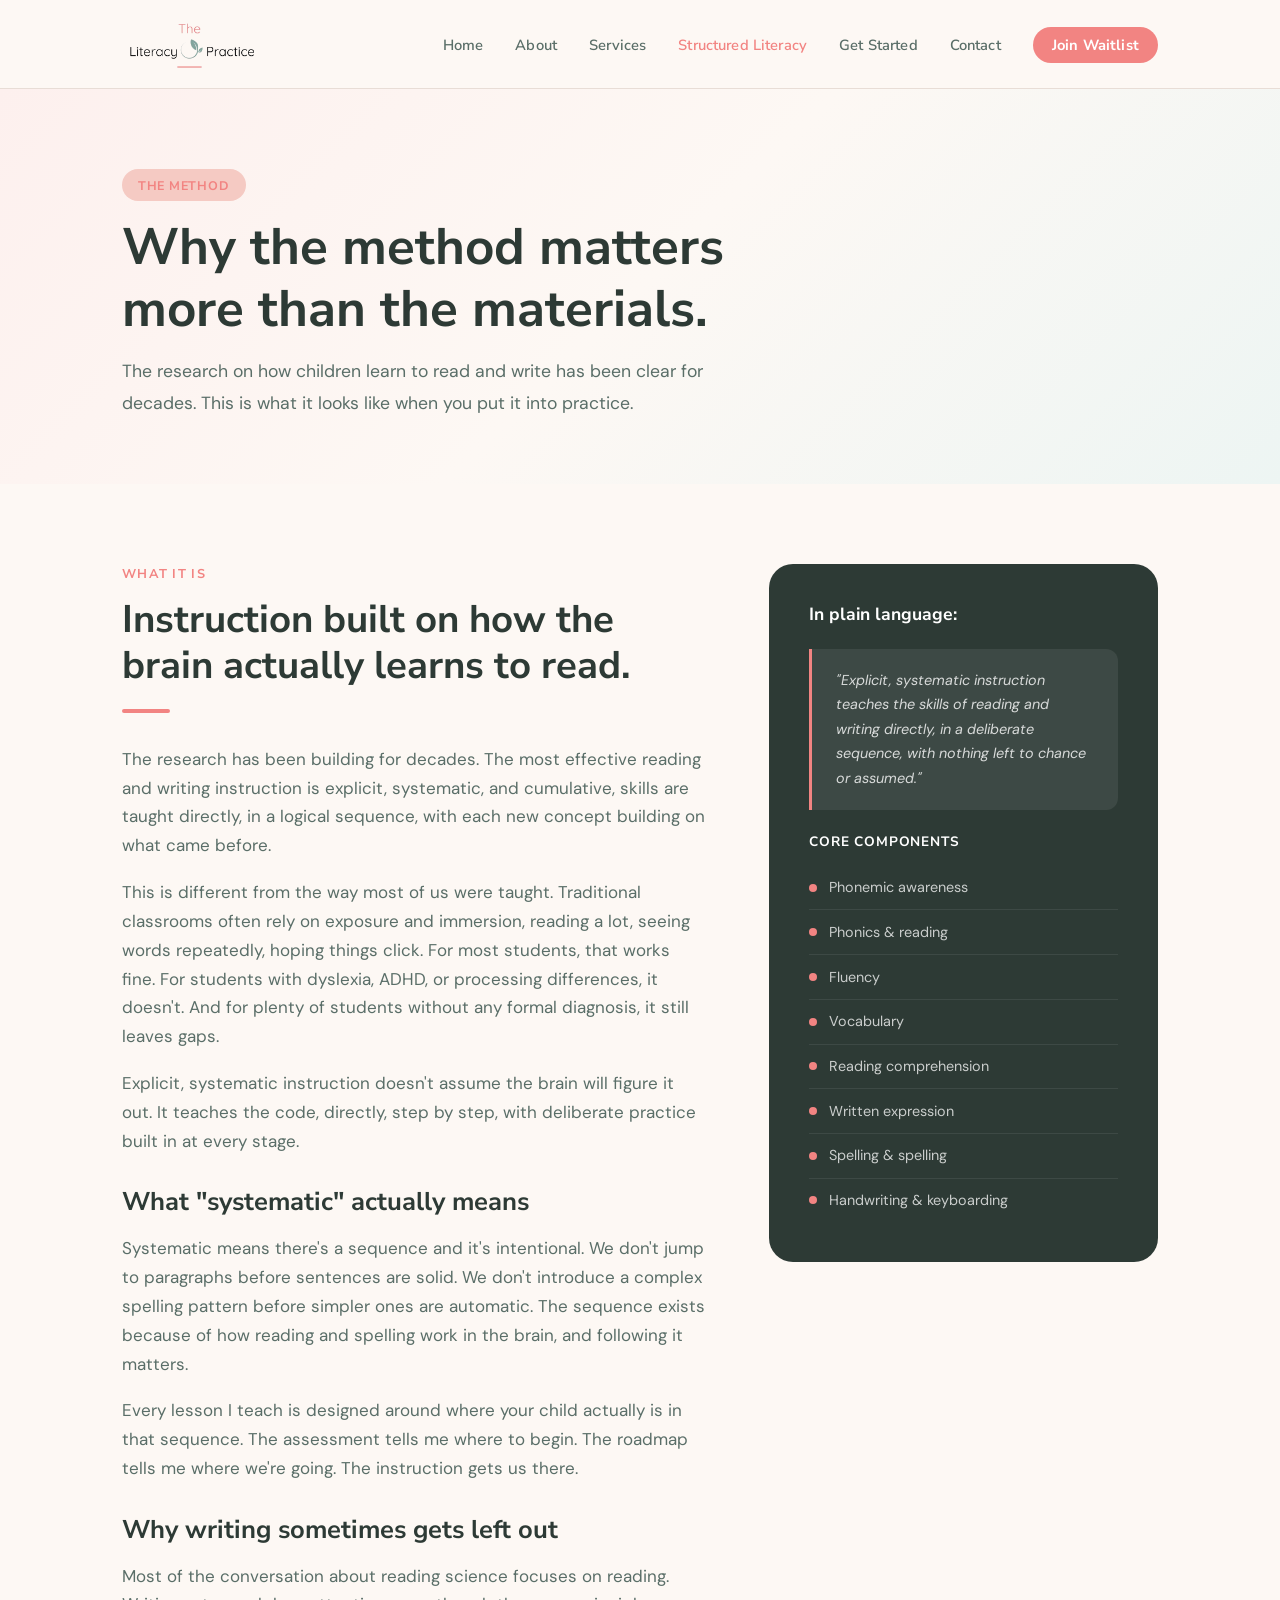
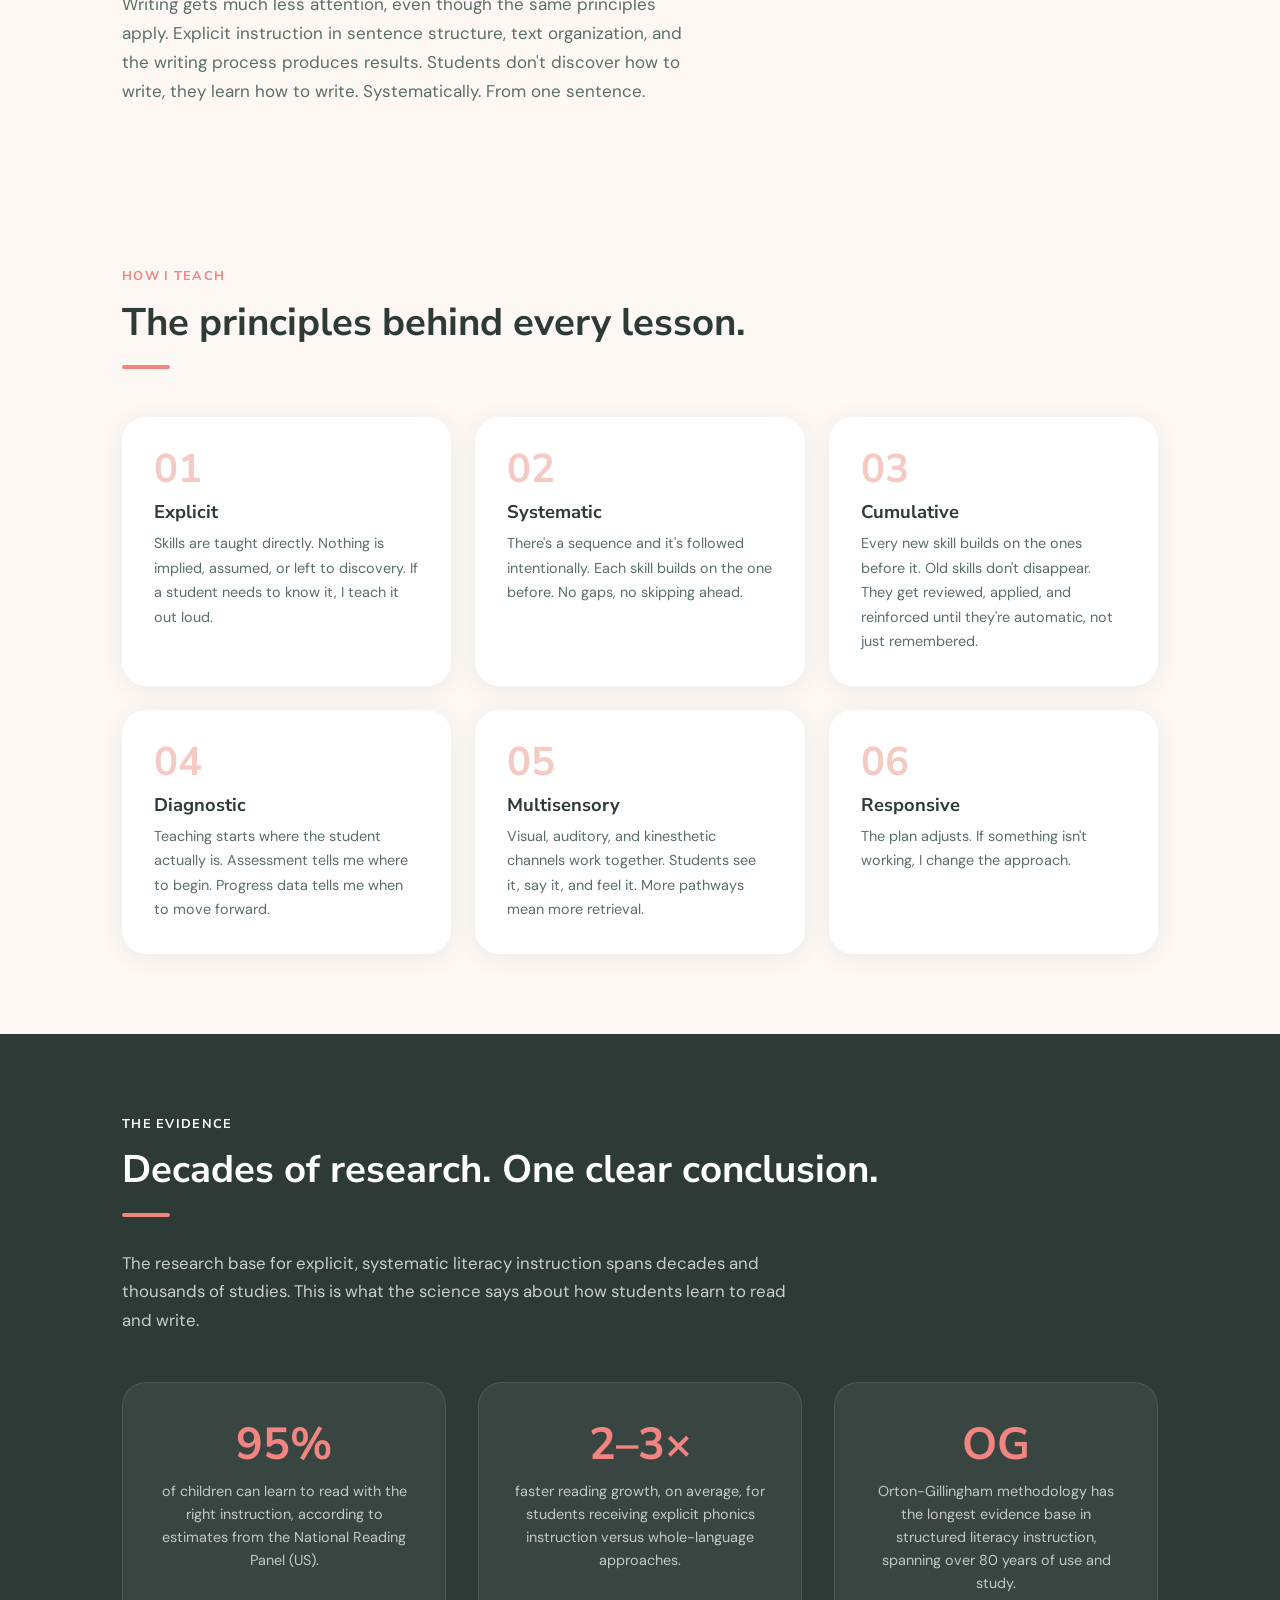
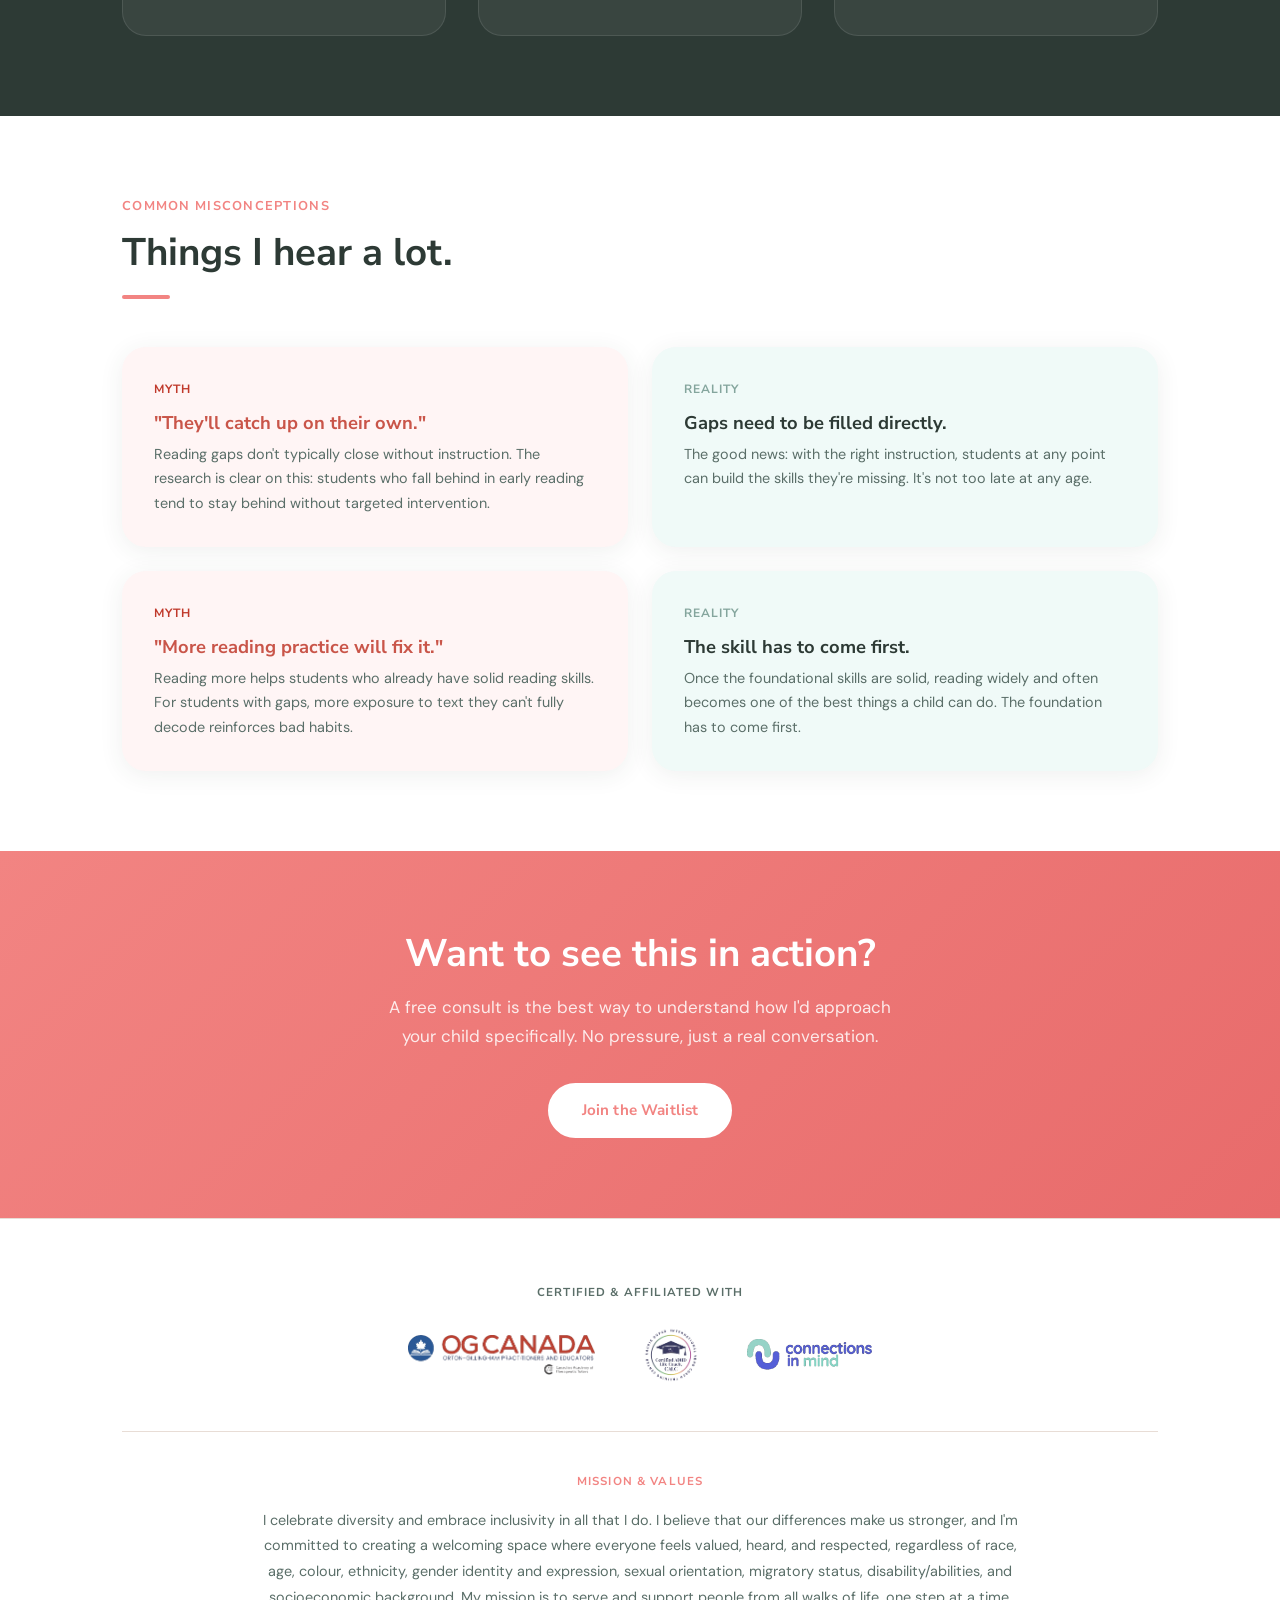
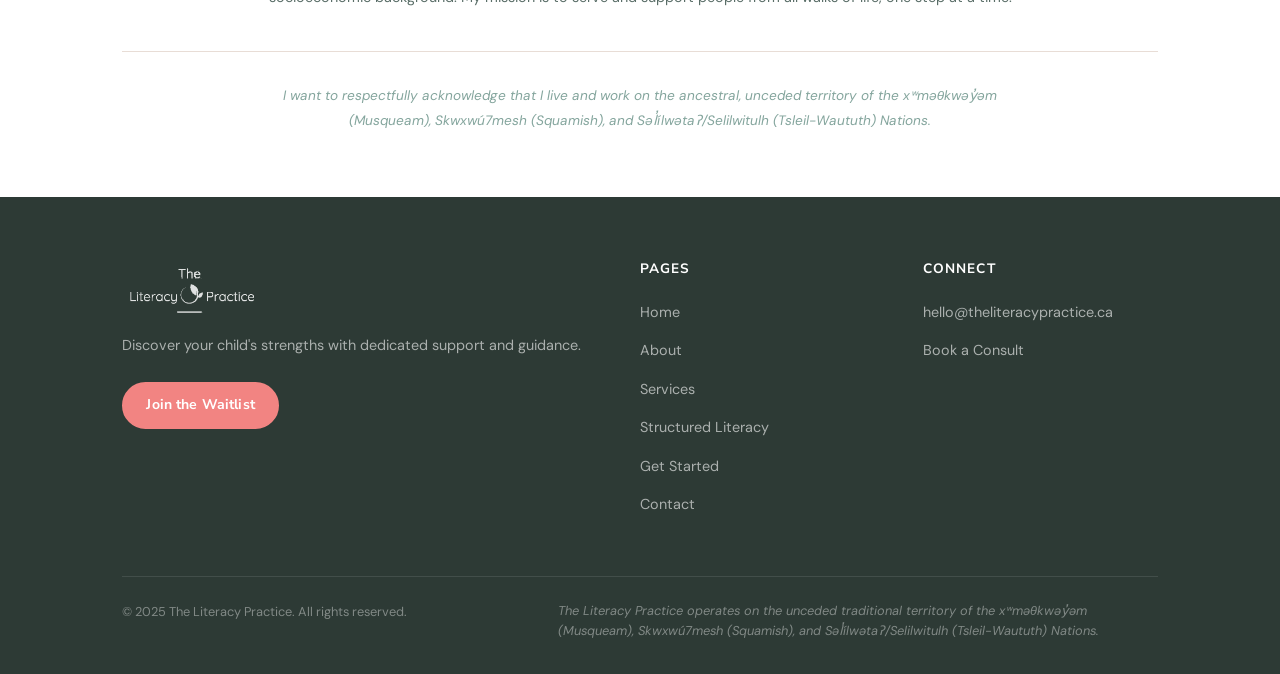
<file: structured-literacy.html>
<!DOCTYPE html>
<html lang="en">
<head>
<!-- Google tag (gtag.js) -->
<script async src="https://www.googletagmanager.com/gtag/js?id=G-E7SSYEFYR3"></script>
<script>
  window.dataLayer = window.dataLayer || [];
  function gtag(){dataLayer.push(arguments);}
  gtag('js', new Date());
  gtag('config', 'G-E7SSYEFYR3');
</script>
  <meta charset="UTF-8">
  <meta name="viewport" content="width=device-width, initial-scale=1.0">
  <title>Structured Literacy, The Literacy Practice</title>
  <meta name="description" content="What is structured literacy? Why it works, who it's for, and how it shapes every session at The Literacy Practice.">
  <link rel="stylesheet" href="styles.css">
  <style>
    .page-hero {
      padding: 5rem 0 4rem;
      background: linear-gradient(135deg, #fdf0ee, var(--cream) 50%, #edf5f3);
    }
    .page-hero h1 { margin-bottom: 1rem; }
    .page-hero .lead {
      font-size: 1.1rem;
      max-width: 640px;
      color: var(--text-light);
      line-height: 1.8;
    }

    /* What is it */
    .explain-grid {
      display: grid;
      grid-template-columns: 3fr 2fr;
      gap: 4rem;
      align-items: start;
    }

    .explain-sidebar {
      background: var(--dark-green);
      border-radius: var(--radius-lg);
      padding: 2.5rem;
      color: white;
      position: sticky;
      top: 100px;
    }

    .explain-sidebar h3 { color: white; margin-bottom: 1.5rem; font-size: 1.1rem; }

    .sidebar-def {
      background: rgba(255,255,255,0.08);
      border-left: 3px solid var(--coral);
      padding: 1.2rem 1.5rem;
      border-radius: 0 var(--radius) var(--radius) 0;
      margin-bottom: 1.5rem;
    }

    .sidebar-def p {
      font-size: 0.9rem;
      color: rgba(255,255,255,0.8);
      font-style: italic;
      margin: 0;
      line-height: 1.7;
    }

    .sidebar-pillars h4 {
      color: white;
      font-size: 0.85rem;
      letter-spacing: 0.06em;
      text-transform: uppercase;
      margin-bottom: 1rem;
    }

    .pillar-list { list-style: none; }
    .pillar-list li {
      display: flex;
      align-items: center;
      gap: 0.75rem;
      padding: 0.6rem 0;
      border-bottom: 1px solid rgba(255,255,255,0.08);
      font-size: 0.9rem;
      color: rgba(255,255,255,0.75);
    }
    .pillar-list li:last-child { border-bottom: none; }
    .pillar-list li .dot {
      width: 8px; height: 8px;
      border-radius: 50%;
      background: var(--coral);
      flex-shrink: 0;
    }

    /* Principles */
    .principles-section { background: var(--cream); }

    .principles-grid {
      display: grid;
      grid-template-columns: repeat(3, 1fr);
      gap: 1.5rem;
      margin-top: 3rem;
    }

    .principle-card {
      background: white;
      border-radius: var(--radius-lg);
      padding: 2rem;
      box-shadow: var(--shadow);
    }

    .principle-card .num {
      font-family: var(--font-head);
      font-size: 2.5rem;
      font-weight: 700;
      color: var(--blush);
      line-height: 1;
      margin-bottom: 0.75rem;
    }

    .principle-card h4 { margin-bottom: 0.5rem; }
    .principle-card p  { font-size: 0.9rem; margin: 0; }

    /* The research */
    .research-section { background: var(--dark-green); }
    .research-section h2, .research-section .section-label { color: white; }
    .research-section .divider { background: var(--coral); }
    .research-section .research-lead { color: rgba(255,255,255,0.75); font-size: 1.05rem; max-width: 680px; }

    .stat-row {
      display: grid;
      grid-template-columns: repeat(3, 1fr);
      gap: 2rem;
      margin-top: 3rem;
    }

    .stat-box {
      background: rgba(255,255,255,0.06);
      border: 1px solid rgba(255,255,255,0.1);
      border-radius: var(--radius-lg);
      padding: 2.5rem 2rem;
      text-align: center;
    }

    .stat-box .num {
      font-family: var(--font-head);
      font-size: 2.8rem;
      font-weight: 700;
      color: var(--coral);
      line-height: 1;
      margin-bottom: 0.75rem;
    }

    .stat-box p { color: rgba(255,255,255,0.7); font-size: 0.9rem; margin: 0; line-height: 1.6; }

    .research-note {
      margin-top: 2rem;
      font-size: 0.8rem;
      color: rgba(255,255,255,0.4);
      font-style: italic;
    }

    /* Myth busting */
    .myth-section { background: white; }

    .myth-grid {
      display: grid;
      grid-template-columns: repeat(2, 1fr);
      gap: 1.5rem;
      margin-top: 3rem;
    }

    .myth-card {
      border-radius: var(--radius-lg);
      padding: 2rem;
      box-shadow: var(--shadow);
    }

    .myth-card .label {
      font-family: var(--font-head);
      font-size: 0.75rem;
      font-weight: 700;
      letter-spacing: 0.08em;
      text-transform: uppercase;
      margin-bottom: 0.75rem;
    }

    .myth-card.myth { background: #fff5f5; }
    .myth-card.myth .label { color: #c0392b; }
    .myth-card.myth h4 { color: #c0392b; opacity: 0.85; }

    .myth-card.truth { background: #f0faf8; }
    .myth-card.truth .label { color: var(--teal); }
    .myth-card.truth h4 { color: var(--dark-green); }
    .myth-card p { font-size: 0.9rem; margin: 0.5rem 0 0; }

    /* CTA */
    .sl-cta {
      background: linear-gradient(135deg, var(--coral), #e86b6b);
      padding: 5rem 0;
      text-align: center;
    }
    .sl-cta h2 { color: white; margin-bottom: 1rem; }
    .sl-cta p  { color: rgba(255,255,255,0.85); margin-bottom: 2rem; max-width: 520px; margin-left: auto; margin-right: auto; }
    .sl-cta .btn { background: white; color: var(--coral); border-color: white; }
    .sl-cta .btn:hover { background: var(--dark-green); color: white; border-color: var(--dark-green); }

    @media (max-width: 900px) {
      .explain-grid    { grid-template-columns: 1fr; }
      .explain-sidebar { position: static; }
      .principles-grid { grid-template-columns: 1fr; }
      .stat-row        { grid-template-columns: 1fr; }
      .myth-grid       { grid-template-columns: 1fr; }
    }
  
    /* ---- Mobile nav open state ---- */
    @media (max-width: 768px) {
      .nav-links {
        display: none;
        flex-direction: column;
        gap: 0;
      }
      .nav-links.open {
        display: flex;
        position: absolute;
        top: 100%;
        left: 0;
        right: 0;
        background: #fdf8f4;
        border-bottom: 1px solid #e8ddd6;
        padding: 1rem 2rem 1.5rem;
        z-index: 999;
      }
      .nav-links.open li a {
        display: block;
        padding: 0.7rem 0;
        border-bottom: 1px solid #e8ddd6;
        color: #2d3a35;
        font-family: 'Nunito Sans', sans-serif;
        font-weight: 600;
        font-size: 1rem;
      }
      .nav-toggle {
        display: flex !important;
      }
      .nav-cta {
        display: none;
      }
    }

    </style>
  <link rel="icon" type="image/x-icon" href="favicon.ico">
  <link rel="shortcut icon" href="favicon.ico">
</head>
<body>

<div id="nav-placeholder"></div>

<!-- HERO -->
<section class="page-hero">
  <div class="container">
    <span class="chip chip-coral">The Method</span>
    <h1>Why the method matters<br>more than the materials.</h1>
    <p class="lead">
      The research on how children learn to read and write has been clear for decades. This is what it looks like when you put it into practice.
    </p>
  </div>
</section>

<!-- WHAT IS IT -->
<section>
  <div class="container">
    <div class="explain-grid">
      <div class="explain-content">
        <p class="section-label">What It Is</p>
        <h2>Instruction built on how the brain actually learns to read.</h2>
        <div class="divider"></div>

        <p>The research has been building for decades. The most effective reading and writing instruction is explicit, systematic, and cumulative, skills are taught directly, in a logical sequence, with each new concept building on what came before.</p>

        <p>This is different from the way most of us were taught. Traditional classrooms often rely on exposure and immersion, reading a lot, seeing words repeatedly, hoping things click. For most students, that works fine. For students with dyslexia, ADHD, or processing differences, it doesn't. And for plenty of students without any formal diagnosis, it still leaves gaps.</p>

        <p>Explicit, systematic instruction doesn't assume the brain will figure it out. It teaches the code, directly, step by step, with deliberate practice built in at every stage.</p>

        <h3 style="margin: 2rem 0 1rem;">What "systematic" actually means</h3>

        <p>Systematic means there's a sequence and it's intentional. We don't jump to paragraphs before sentences are solid. We don't introduce a complex spelling pattern before simpler ones are automatic. The sequence exists because of how reading and spelling work in the brain, and following it matters.</p>

        <p>Every lesson I teach is designed around where your child actually is in that sequence. The assessment tells me where to begin. The roadmap tells me where we're going. The instruction gets us there.</p>

        <h3 style="margin: 2rem 0 1rem;">Why writing sometimes gets left out</h3>

        <p>Most of the conversation about reading science focuses on reading. Writing gets much less attention, even though the same principles apply. Explicit instruction in sentence structure, text organization, and the writing process produces results. Students don't discover how to write, they learn how to write. Systematically. From one sentence.</p>
      </div>

      <div class="explain-sidebar-wrap">
        <div class="explain-sidebar">
          <h3>In plain language:</h3>
          <div class="sidebar-def">
            <p>"Explicit, systematic instruction teaches the skills of reading and writing directly, in a deliberate sequence, with nothing left to chance or assumed."</p>
          </div>
          <div class="sidebar-pillars">
            <h4>Core Components</h4>
            <ul class="pillar-list">
              <li><span class="dot"></span> Phonemic awareness</li>
              <li><span class="dot"></span> Phonics & reading</li>
              <li><span class="dot"></span> Fluency</li>
              <li><span class="dot"></span> Vocabulary</li>
              <li><span class="dot"></span> Reading comprehension</li>
              <li><span class="dot"></span> Written expression</li>
              <li><span class="dot"></span> Spelling & spelling</li>
              <li><span class="dot"></span> Handwriting & keyboarding</li>
            </ul>
          </div>
        </div>
      </div>
    </div>
  </div>
</section>

<!-- PRINCIPLES -->
<section class="principles-section">
  <div class="container">
    <p class="section-label">How I Teach</p>
    <h2>The principles behind every lesson.</h2>
    <div class="divider"></div>
    <div class="principles-grid">
      <div class="principle-card">
        <div class="num">01</div>
        <h4>Explicit</h4>
        <p>Skills are taught directly. Nothing is implied, assumed, or left to discovery. If a student needs to know it, I teach it out loud.</p>
      </div>
      <div class="principle-card">
        <div class="num">02</div>
        <h4>Systematic</h4>
        <p>There's a sequence and it's followed intentionally. Each skill builds on the one before. No gaps, no skipping ahead.</p>
      </div>
      <div class="principle-card">
        <div class="num">03</div>
        <h4>Cumulative</h4>
        <p>Every new skill builds on the ones before it. Old skills don't disappear. They get reviewed, applied, and reinforced until they're automatic, not just remembered.</p>
      </div>
      <div class="principle-card">
        <div class="num">04</div>
        <h4>Diagnostic</h4>
        <p>Teaching starts where the student actually is. Assessment tells me where to begin. Progress data tells me when to move forward.</p>
      </div>
      <div class="principle-card">
        <div class="num">05</div>
        <h4>Multisensory</h4>
        <p>Visual, auditory, and kinesthetic channels work together. Students see it, say it, and feel it. More pathways mean more retrieval.</p>
      </div>
      <div class="principle-card">
        <div class="num">06</div>
        <h4>Responsive</h4>
        <p>The plan adjusts. If something isn't working, I change the approach.</p>
      </div>
    </div>
  </div>
</section>

<!-- RESEARCH -->
<section class="research-section">
  <div class="container">
    <p class="section-label">The Evidence</p>
    <h2>Decades of research. One clear conclusion.</h2>
    <div class="divider"></div>
    <p class="research-lead">The research base for explicit, systematic literacy instruction spans decades and thousands of studies. This is what the science says about how students learn to read and write.</p>
    <div class="stat-row">
      <div class="stat-box">
        <div class="num">95%</div>
        <p>of children can learn to read with the right instruction, according to estimates from the National Reading Panel (US).</p>
      </div>
      <div class="stat-box">
        <div class="num">2–3×</div>
        <p>faster reading growth, on average, for students receiving explicit phonics instruction versus whole-language approaches.</p>
      </div>
      <div class="stat-box">
        <div class="num">OG</div>
        <p>Orton-Gillingham methodology has the longest evidence base in structured literacy instruction, spanning over 80 years of use and study.</p>
      </div>
    </div>
  </div>
</section>

<!-- MYTHS -->
<section class="myth-section">
  <div class="container">
    <p class="section-label">Common Misconceptions</p>
    <h2>Things I hear a lot.</h2>
    <div class="divider"></div>
    <div class="myth-grid">
      <div class="myth-card myth">
        <div class="label">Myth</div>
        <h4>"They'll catch up on their own."</h4>
        <p>Reading gaps don't typically close without instruction. The research is clear on this: students who fall behind in early reading tend to stay behind without targeted intervention.</p>
      </div>
      <div class="myth-card truth">
        <div class="label">Reality</div>
        <h4>Gaps need to be filled directly.</h4>
        <p>The good news: with the right instruction, students at any point can build the skills they're missing. It's not too late at any age.</p>
      </div>
      <div class="myth-card myth">
        <div class="label">Myth</div>
        <h4>"More reading practice will fix it."</h4>
        <p>Reading more helps students who already have solid reading skills. For students with gaps, more exposure to text they can't fully decode reinforces bad habits.</p>
      </div>
      <div class="myth-card truth">
        <div class="label">Reality</div>
        <h4>The skill has to come first.</h4>
        <p>Once the foundational skills are solid, reading widely and often becomes one of the best things a child can do. The foundation has to come first.</p>
      </div>
    </div>
  </div>
</section>

<!-- CTA -->
<section class="sl-cta">
  <div class="container--narrow">
    <h2>Want to see this in action?</h2>
    <p>A free consult is the best way to understand how I'd approach your child specifically. No pressure, just a real conversation.</p>
    <a href="mailto:hello@theliteracypractice.ca?subject=Waitlist%20Request" class="btn">Join the Waitlist</a>
  </div>
</section>

<!-- PRE-FOOTER: Credentials, Mission, Land Acknowledgement -->
<section style="background:white;padding:4rem 0;border-top:1px solid var(--border);">
  <div class="container">

    <!-- Credential logos -->
    <div style="text-align:center;margin-bottom:3rem;">
      <p style="font-family:var(--font-head);font-size:0.72rem;font-weight:700;letter-spacing:0.1em;text-transform:uppercase;color:var(--text-light);margin-bottom:1.5rem;">Certified &amp; affiliated with</p>
      <div style="display:flex;align-items:center;justify-content:center;gap:3rem;flex-wrap:wrap;">
        <img src="logo-og.png" alt="OG Canada" style="height:40px;width:auto;opacity:0.85;">
        <img src="logo-calc.png" alt="Certified ADHD Life Coach, CALC" style="height:56px;width:auto;opacity:0.85;">
        <img src="logo-cim.png" alt="Connections in Mind" style="height:32px;width:auto;opacity:0.85;">
      </div>
    </div>

    <!-- Divider -->
    <div style="border-top:1px solid var(--border);margin-bottom:2.5rem;"></div>

    <!-- Mission & Values -->
    <div style="max-width:780px;margin:0 auto 2.5rem;text-align:center;">
      <p style="font-family:var(--font-head);font-size:0.72rem;font-weight:700;letter-spacing:0.1em;text-transform:uppercase;color:var(--coral);margin-bottom:1rem;">Mission &amp; Values</p>
      <p style="font-size:0.9rem;color:var(--text-light);line-height:1.8;margin:0;">I celebrate diversity and embrace inclusivity in all that I do. I believe that our differences make us stronger, and I'm committed to creating a welcoming space where everyone feels valued, heard, and respected, regardless of race, age, colour, ethnicity, gender identity and expression, sexual orientation, migratory status, disability/abilities, and socioeconomic background. My mission is to serve and support people from all walks of life, one step at a time.</p>
    </div>

    <!-- Divider -->
    <div style="border-top:1px solid var(--border);margin-bottom:2rem;"></div>

    <!-- Land Acknowledgement -->
    <div style="max-width:780px;margin:0 auto;text-align:center;">
      <p style="font-size:0.85rem;color:var(--teal);font-style:italic;line-height:1.8;margin:0;">I want to respectfully acknowledge that I live and work on the ancestral, unceded territory of the xʷməθkwəy̓əm (Musqueam), Skwxwú7mesh (Squamish), and Səl̓ílwətaʔ/Selilwitulh (Tsleil-Waututh) Nations.</p>
    </div>

  </div>
</section>
<div id="footer-placeholder"></div>

<script>
// =============================================
// THE LITERACY PRACTICE - Shared Components
// =============================================

function getNavHTML(activePage) {
  const pages = [
    { href: 'index.html',               label: 'Home' },
    { href: 'about.html',               label: 'About' },
    { href: 'services.html',            label: 'Services' },
    { href: 'structured-literacy.html', label: 'Structured Literacy' },
    { href: 'get-started.html',         label: 'Get Started' },
    { href: 'contact.html',             label: 'Contact' },
  ];

  const links = pages.map(p => {
    const active = p.label === activePage ? ' class="active"' : '';
    return `<li><a href="${p.href}"${active}>${p.label}</a></li>`;
  }).join('');

  return `
  <nav>
    <div class="nav-inner">
      <a href="index.html" class="nav-logo"><img src="logo.png" alt="The Literacy Practice" style="height:56px;width:auto;"></a>
      <ul class="nav-links" id="navLinks">
        ${links}
        <li><a href="mailto:hello@theliteracypractice.ca?subject=Waitlist%20Request" class="nav-cta">Join Waitlist</a></li>
      </ul>
      <button class="nav-toggle" id="navToggle" aria-label="Toggle menu">
        <span></span><span></span><span></span>
      </button>
    </div>
  </nav>`;
}

function getFooterHTML() {
  return `
  <footer>
    <div class="container">
      <div class="footer-grid">
                                <div class="footer-brand">
          <a href="index.html" class="nav-logo"><img src="logo.png" alt="The Literacy Practice" style="height:56px;width:auto;filter:brightness(0) invert(1);opacity:0.85;"></a>
          <p style="margin-top:1rem;margin-bottom:1.5rem;">Discover your child's strengths with dedicated support and guidance.</p>
          <a href="mailto:hello@theliteracypractice.ca?subject=Waitlist%20Request" class="btn btn-primary" style="font-size:0.88rem;padding:0.6rem 1.4rem;">Join the Waitlist</a>
        </div>
        <div class="footer-col">
          <h4>Pages</h4>
          <ul>
            <li><a href="index.html">Home</a></li>
            <li><a href="about.html">About</a></li>
            <li><a href="services.html">Services</a></li>
            <li><a href="structured-literacy.html">Structured Literacy</a></li>
            <li><a href="get-started.html">Get Started</a></li>
            <li><a href="contact.html">Contact</a></li>
          </ul>
        </div>
        <div class="footer-col">
          <h4>Connect</h4>
          <ul>
            <li><a href="mailto:hello@theliteracypractice.ca">hello@theliteracypractice.ca</a></li>
            <li><a href="get-started.html">Book a Consult</a></li>
          </ul>
        </div>
      </div>
                  <div class="footer-bottom">
        <p>© 2025 The Literacy Practice. All rights reserved.</p>
        <p class="land-ack">The Literacy Practice operates on the unceded traditional territory of the xʷməθkwəy̓əm (Musqueam), Skwxwú7mesh (Squamish), and Səl̓ílwətaʔ/Selilwitulh (Tsleil-Waututh) Nations.</p>
      </div>
    </div>
  </footer>`;
}

</script>
<script>
  document.getElementById('nav-placeholder').innerHTML = getNavHTML('Structured Literacy');
  document.getElementById('footer-placeholder').innerHTML = getFooterHTML();
  var t = document.getElementById('navToggle');
  var n = document.getElementById('navLinks');
  if (t && n) {
    t.addEventListener('click', function() {
      n.classList.toggle('open');
    });
  }
</script>
</body>
</html>
</file>
<file: styles.css>
/* =============================================
   THE LITERACY PRACTICE — Global Styles
   ============================================= */

@import url('https://fonts.googleapis.com/css2?family=Nunito+Sans:wght@400;600;700;800&family=DM+Sans:ital,wght@0,300;0,400;0,500;1,300;1,400&display=swap');

:root {
  --coral:      #f28482;
  --teal:       #84a59d;
  --amber:      #f6bd60;
  --blush:      #f5cac3;
  --dark-green: #2d3a35;
  --cream:      #fdf8f4;
  --white:      #ffffff;
  --text:       #2d3a35;
  --text-light: #5a6e68;
  --border:     #e8ddd6;

  --font-head: 'Nunito Sans', sans-serif;
  --font-body: 'DM Sans', sans-serif;

  --radius:    12px;
  --radius-lg: 24px;
  --shadow:    0 4px 24px rgba(45,58,53,0.08);
  --shadow-lg: 0 12px 48px rgba(45,58,53,0.12);
}

*, *::before, *::after { box-sizing: border-box; margin: 0; padding: 0; }

html { scroll-behavior: smooth; }

body {
  font-family: var(--font-body);
  background: var(--cream);
  color: var(--text);
  line-height: 1.7;
  font-size: 17px;
}

/* ---- Typography ---- */
h1, h2, h3, h4, h5 {
  font-family: var(--font-head);
  font-weight: 700;
  line-height: 1.2;
  color: var(--dark-green);
}

h1 { font-size: clamp(2rem, 5vw, 3.2rem); }
h2 { font-size: clamp(1.6rem, 3.5vw, 2.4rem); }
h3 { font-size: clamp(1.2rem, 2.5vw, 1.6rem); }
h4 { font-size: 1.15rem; }

p { margin-bottom: 1.1rem; color: var(--text-light); }
p:last-child { margin-bottom: 0; }

a { color: var(--coral); text-decoration: none; transition: color 0.2s; }
a:hover { color: var(--dark-green); }

strong { color: var(--dark-green); font-weight: 600; }

/* ---- Layout ---- */
.container {
  max-width: 1100px;
  margin: 0 auto;
  padding: 0 2rem;
}

.container--narrow {
  max-width: 740px;
  margin: 0 auto;
  padding: 0 2rem;
}

section { padding: 5rem 0; }

/* ---- Nav ---- */
nav {
  position: sticky;
  top: 0;
  z-index: 100;
  background: rgba(253, 248, 244, 0.96);
  backdrop-filter: blur(8px);
  border-bottom: 1px solid var(--border);
  padding: 1rem 0;
}

.nav-inner {
  display: flex;
  align-items: center;
  justify-content: space-between;
  max-width: 1100px;
  margin: 0 auto;
  padding: 0 2rem;
}

.nav-logo {
  font-family: var(--font-head);
  font-weight: 700;
  font-size: 1.15rem;
  color: var(--dark-green);
  text-decoration: none;
  display: flex;
  align-items: center;
  gap: 0.6rem;
}

.nav-logo .sprout {
  width: 36px;
  height: 36px;
  background: var(--coral);
  border-radius: 50%;
  display: flex;
  align-items: center;
  justify-content: center;
  color: white;
  font-size: 0.65rem;
  font-weight: 700;
  letter-spacing: 0.03em;
  font-family: var(--font-head);
}

.nav-links {
  display: flex;
  gap: 2rem;
  list-style: none;
}

.nav-links a {
  font-family: var(--font-head);
  font-weight: 600;
  font-size: 0.92rem;
  color: var(--text-light);
  text-decoration: none;
  transition: color 0.2s;
  letter-spacing: 0.01em;
}

.nav-links a:hover,
.nav-links a.active { color: var(--coral); }

.nav-cta {
  background: var(--coral);
  color: white !important;
  padding: 0.5rem 1.2rem;
  border-radius: 50px;
  font-weight: 700 !important;
}

.nav-cta:hover { background: var(--dark-green); color: white !important; }

.nav-toggle {
  display: none;
  background: none;
  border: none;
  cursor: pointer;
  padding: 0.5rem;
  flex-direction: column;
  gap: 5px;
}

.nav-toggle span {
  display: block;
  width: 24px;
  height: 2px;
  background: var(--dark-green);
  border-radius: 2px;
  transition: all 0.3s;
}

/* ---- Buttons ---- */
.btn {
  display: inline-block;
  font-family: var(--font-head);
  font-weight: 700;
  font-size: 0.95rem;
  padding: 0.8rem 2rem;
  border-radius: 50px;
  cursor: pointer;
  border: 2px solid transparent;
  transition: all 0.2s;
  letter-spacing: 0.01em;
  text-decoration: none;
}

.btn-primary {
  background: var(--coral);
  color: white;
  border-color: var(--coral);
}
.btn-primary:hover {
  background: var(--dark-green);
  border-color: var(--dark-green);
  color: white;
}

.btn-secondary {
  background: transparent;
  color: var(--dark-green);
  border-color: var(--dark-green);
}
.btn-secondary:hover {
  background: var(--dark-green);
  color: white;
}

.btn-teal {
  background: var(--teal);
  color: white;
  border-color: var(--teal);
}
.btn-teal:hover {
  background: var(--dark-green);
  border-color: var(--dark-green);
  color: white;
}

/* ---- Cards ---- */
.card {
  background: white;
  border-radius: var(--radius-lg);
  padding: 2rem;
  box-shadow: var(--shadow);
  transition: transform 0.2s, box-shadow 0.2s;
}

.card:hover {
  transform: translateY(-4px);
  box-shadow: var(--shadow-lg);
}

/* ---- Tags / Chips ---- */
.chip {
  display: inline-block;
  font-family: var(--font-head);
  font-size: 0.78rem;
  font-weight: 700;
  letter-spacing: 0.06em;
  text-transform: uppercase;
  padding: 0.35rem 1rem;
  border-radius: 50px;
  margin-bottom: 1rem;
}

.chip-coral  { background: var(--blush);  color: var(--coral); }
.chip-teal   { background: #d6e8e5;       color: var(--teal); }
.chip-amber  { background: #fef3d8;       color: #b8860b; }
.chip-green  { background: #d6e0dd;       color: var(--dark-green); }

/* ---- Section titles ---- */
.section-label {
  font-family: var(--font-head);
  font-size: 0.8rem;
  font-weight: 700;
  letter-spacing: 0.1em;
  text-transform: uppercase;
  color: var(--coral);
  margin-bottom: 0.75rem;
}

/* ---- Divider ---- */
.divider {
  width: 48px;
  height: 4px;
  background: var(--coral);
  border-radius: 4px;
  margin: 1.2rem 0 2rem;
}

.divider-center { margin: 1.2rem auto 2rem; }

/* ---- Footer ---- */
footer {
  background: var(--dark-green);
  color: rgba(255,255,255,0.7);
  padding: 4rem 0 2rem;
}

.footer-grid {
  display: grid;
  grid-template-columns: 2fr 1fr 1fr;
  gap: 3rem;
  margin-bottom: 3rem;
}

.footer-brand .nav-logo { color: white; margin-bottom: 1rem; }
.footer-brand .nav-logo .sprout { background: var(--coral); }
.footer-brand p { color: rgba(255,255,255,0.6); font-size: 0.9rem; line-height: 1.7; }

.footer-col h4 {
  font-family: var(--font-head);
  font-size: 0.85rem;
  letter-spacing: 0.08em;
  text-transform: uppercase;
  color: white;
  margin-bottom: 1.2rem;
}

.footer-col ul { list-style: none; }
.footer-col ul li { margin-bottom: 0.6rem; }
.footer-col ul li a { color: rgba(255,255,255,0.6); font-size: 0.9rem; transition: color 0.2s; }
.footer-col ul li a:hover { color: var(--coral); }

.footer-bottom {
  border-top: 1px solid rgba(255,255,255,0.1);
  padding-top: 1.5rem;
  display: flex;
  flex-wrap: wrap;
  gap: 1rem;
  justify-content: space-between;
  align-items: flex-start;
}

.footer-bottom p {
  color: rgba(255,255,255,0.4);
  font-size: 0.8rem;
  margin: 0;
}

.land-ack {
  font-size: 0.78rem;
  color: rgba(255,255,255,0.4);
  font-style: italic;
  max-width: 600px;
  line-height: 1.6;
}

/* ---- Responsive ---- */
@media (max-width: 768px) {
  section { padding: 3.5rem 0; }

  .nav-links { display: none; flex-direction: column; gap: 0; }
  .nav-links.open {
    display: flex;
    position: absolute;
    top: 100%;
    left: 0; right: 0;
    background: var(--cream);
    border-bottom: 1px solid var(--border);
    padding: 1rem 2rem 1.5rem;
  }
  .nav-links.open li a { display: block; padding: 0.7rem 0; border-bottom: 1px solid var(--border); }
  .nav-toggle { display: flex; }
  .nav-cta { display: none; }

  .footer-grid { grid-template-columns: 1fr; gap: 2rem; }
  .footer-bottom { flex-direction: column; }
}

/* ---- Emoji replacements ---- */
.who-marker {
  width: 10px; height: 10px;
  border-radius: 50%;
  margin-bottom: 1.2rem;
}
.marker-1 { background: var(--coral); }
.marker-2 { background: var(--teal); }
.marker-3 { background: var(--amber); }
.marker-4 { background: var(--blush); }

.value-num {
  font-family: var(--font-head);
  font-size: 2rem;
  font-weight: 700;
  color: rgba(255,255,255,0.15);
  line-height: 1;
  margin-bottom: 0.75rem;
}

.service-num {
  font-family: var(--font-head);
  font-size: 0.75rem;
  font-weight: 700;
  letter-spacing: 0.1em;
  color: var(--coral);
  margin-bottom: 1rem;
}
.service-card.teal  .service-num { color: var(--teal); }
.service-card.amber .service-num { color: #c8900a; }
.service-card.green .service-num { color: var(--dark-green); }

.consult-num {
  font-family: var(--font-head);
  font-size: 0.72rem;
  font-weight: 700;
  color: var(--coral);
  background: var(--blush);
  width: 28px; height: 28px;
  border-radius: 50%;
  display: flex; align-items: center; justify-content: center;
  flex-shrink: 0;
  margin-top: 0.1rem;
}

.info-icon {
  font-family: var(--font-head);
  font-size: 0.6rem;
  font-weight: 700;
  letter-spacing: 0.05em;
  color: rgba(255,255,255,0.5);
  background: rgba(255,255,255,0.08);
  width: 36px; height: 36px;
  border-radius: 8px;
  display: flex; align-items: center; justify-content: center;
  flex-shrink: 0;
  text-transform: uppercase;
}

.success-mark {
  width: 56px; height: 56px;
  border-radius: 50%;
  background: var(--teal);
  color: white;
  font-size: 1.5rem;
  display: flex; align-items: center; justify-content: center;
  margin: 0 auto 1.2rem;
}

.about-photo-placeholder span {
  font-family: var(--font-head);
  font-size: 1rem;
  font-weight: 700;
  color: white;
  text-align: center;
  line-height: 1.4;
}
</file>
